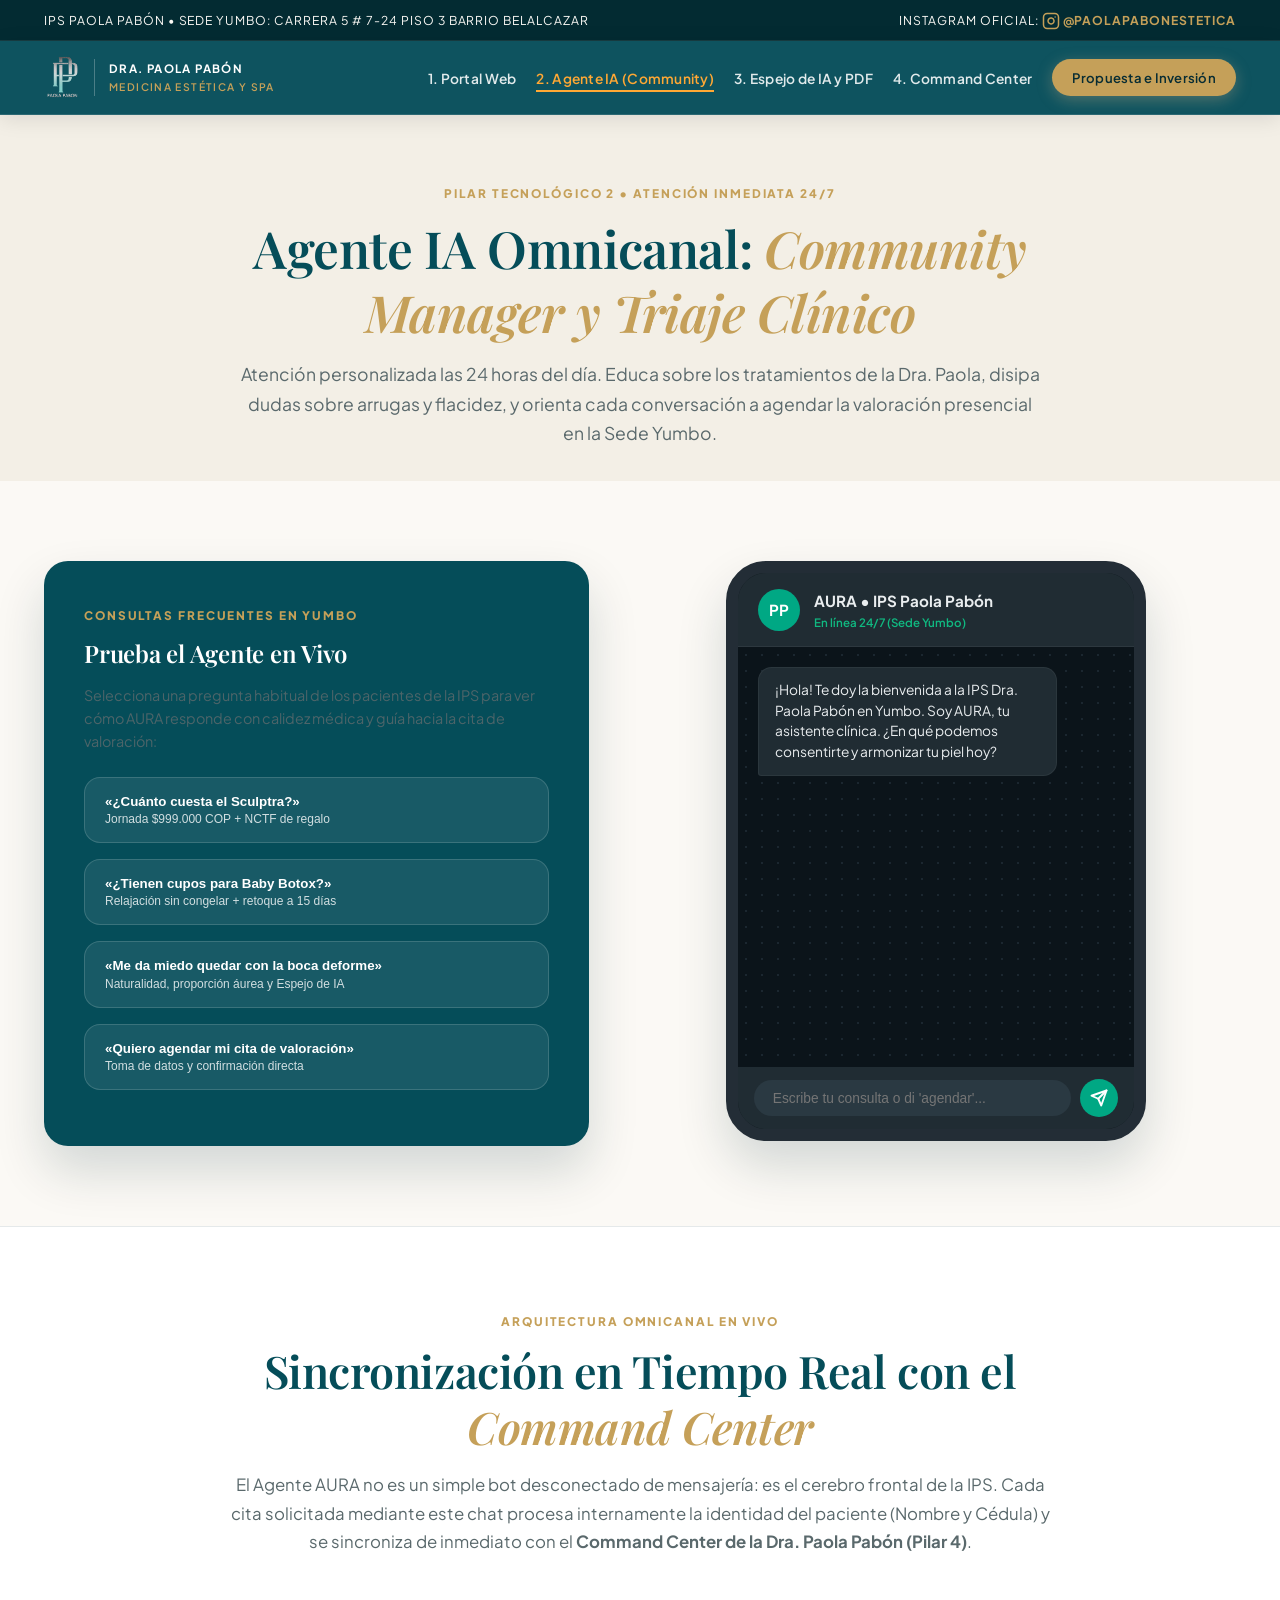
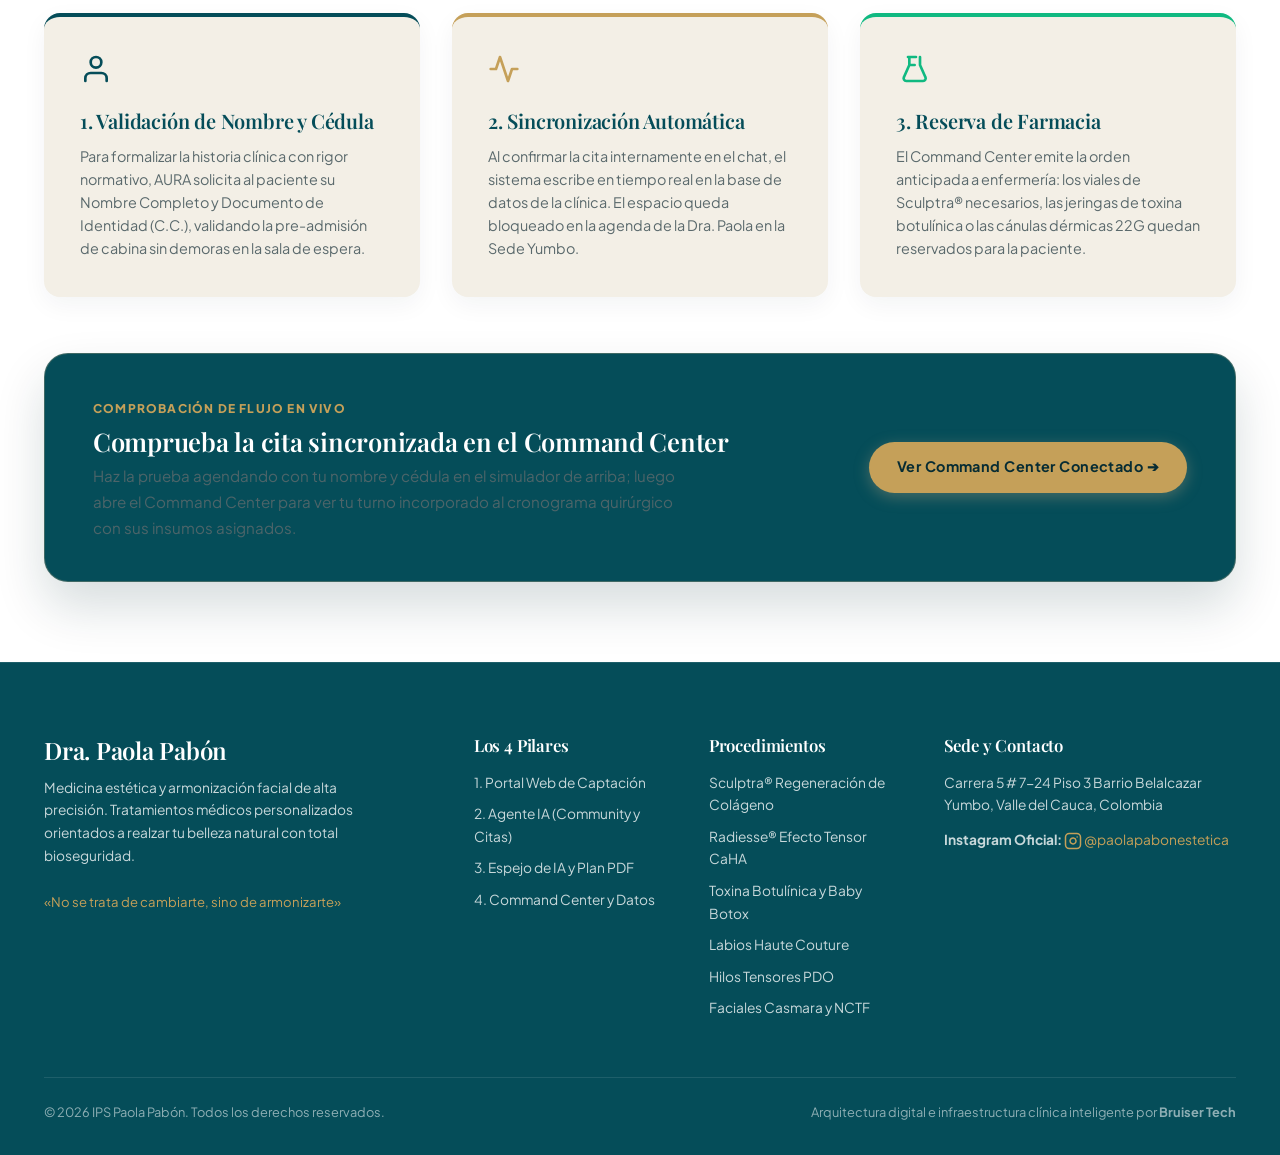
<file: pilar-2-agente-ia.html>
<!DOCTYPE html>
<html lang="es">
<head>
  <meta charset="UTF-8">
  <meta name="viewport" content="width=device-width, initial-scale=1.0">
  <link rel="preconnect" href="https://fonts.googleapis.com">
  <link rel="preconnect" href="https://fonts.gstatic.com" crossorigin>
  <link href="https://fonts.googleapis.com/css2?family=Playfair+Display:ital,wght@0,500;0,600;0,700;1,400;1,600&family=Plus+Jakarta+Sans:wght@300;400;500;600;700&display=swap" rel="stylesheet">
  <link rel="stylesheet" href="./assets/css/clinic-luxury.css">
  <title>Pilar 2: Agente IA (Community y Citas) | IPS Paola Pabón x Bruiser Tech</title>
</head>
<body>

  <!-- BARRA DE ANUNCIOS SUPERIOR -->
  <div class="top-bar">
    <div class="container top-bar-inner">
      <div>
        <span>IPS PAOLA PABÓN • SEDE YUMBO: CARRERA 5 # 7-24 PISO 3 BARRIO BELALCAZAR</span>
      </div>
      <div>
        <span>Instagram Oficial: <a href="https://www.instagram.com/paolapabonestetica/" target="_blank"><svg width="18" height="18" viewBox="0 0 24 24" fill="none" stroke="currentColor" stroke-width="2" stroke-linecap="round" stroke-linejoin="round" style="vertical-align: middle;"><rect x="2" y="2" width="20" height="20" rx="5" ry="5"></rect><path d="M16 11.37A4 4 0 1 1 12.63 8 4 4 0 0 1 16 11.37z"></path><line x1="17.5" y1="6.5" x2="17.51" y2="6.5"></line></svg> @paolapabonestetica</a></span>
      </div>
    </div>
  </div>

  <!-- NAVEGACIÓN PRINCIPAL -->
  <header class="header-nav">
    <div class="container nav-container">
      <a href="index.html" class="brand-wrapper">
        <img src="assets/images/paola-pabon-solo-logo.png" alt="Dra. Paola Pabón">
        <div class="brand-tagline">
          <div>DRA. PAOLA PABÓN</div>
          <div style="font-size: 0.65rem; color: var(--color-accent-gold); font-weight: 600;">MEDICINA ESTÉTICA Y SPA</div>
        </div>
      </a>

      <button class="mobile-menu-btn" onclick="document.querySelector('.nav-menu').classList.toggle('open')" aria-label="Abrir Menú">
        <svg width="24" height="24" viewBox="0 0 24 24" fill="none" stroke="currentColor" stroke-width="2" stroke-linecap="round" stroke-linejoin="round"><line x1="3" y1="12" x2="21" y2="12"></line><line x1="3" y1="6" x2="21" y2="6"></line><line x1="3" y1="18" x2="21" y2="18"></line></svg>
      </button>

      <nav>
        <ul class="nav-menu">
          <li><a href="index.html">1. Portal Web</a></li>
          <li><a href="pilar-2-agente-ia.html" class="active">2. Agente IA (Community)</a></li>
          <li><a href="pilar-3-espejo-ia.html">3. Espejo de IA y PDF</a></li>
          <li><a href="pilar-4-command-center.html">4. Command Center</a></li>
          <li><a href="propuesta-economica.html" class="btn btn-gold" style="padding: 0.5rem 1.25rem; font-size: 0.82rem;">Propuesta e Inversión</a></li>
        </ul>
      </nav>
    </div>
  </header>

  <section class="section" style="padding: 4rem 0 2rem; background: var(--color-sand);">
    <div class="container" style="text-align: center; max-width: 850px; margin: 0 auto;">
      <span class="sub-badge">PILAR TECNOLÓGICO 2 • ATENCIÓN INMEDIATA 24/7</span>
      <h1 style="font-size: clamp(2.2rem, 4vw, 3.4rem); margin-bottom: 1rem;">
        Agente IA Omnicanal: <i>Community Manager y Triaje Clínico</i>
      </h1>
      <p style="font-size: 1.1rem;">
        Atención personalizada las 24 horas del día. Educa sobre los tratamientos de la Dra. Paola, disipa dudas sobre arrugas y flacidez, y orienta cada conversación a agendar la valoración presencial en la Sede Yumbo.
      </p>
    </div>
  </section>

  <section class="section">
    <div class="container">
      <div class="chat-sim-wrapper">
        
        <!-- SIDEBAR DE PROTOCOLOS RÁPIDOS -->
        <div class="chat-sim-info">
          <span class="sub-badge" style="color: var(--color-accent-gold);">CONSULTAS FRECUENTES EN YUMBO</span>
          <h3 style="font-size: 1.5rem; margin-bottom: 1rem; color: white;">Prueba el Agente en Vivo</h3>
          <p style="font-size: 0.9rem; line-height: 1.6; margin-bottom: 1.5rem; opacity: 0.85;">
            Selecciona una pregunta habitual de los pacientes de la IPS para ver cómo AURA responde con calidez médica y guía hacia la cita de valoración:
          </p>

          <button onclick="sendPredefined('sculptra')" class="btn-chat-prompt">
            <strong>«¿Cuánto cuesta el Sculptra?»</strong>
            <div style="font-size: 0.75rem; opacity: 0.8; margin-top: 0.2rem;">Jornada $999.000 COP + NCTF de regalo</div>
          </button>

          <button onclick="sendPredefined('botox')" class="btn-chat-prompt">
            <strong>«¿Tienen cupos para Baby Botox?»</strong>
            <div style="font-size: 0.75rem; opacity: 0.8; margin-top: 0.2rem;">Relajación sin congelar + retoque a 15 días</div>
          </button>

          <button onclick="sendPredefined('miedo')" class="btn-chat-prompt">
            <strong>«Me da miedo quedar con la boca deforme»</strong>
            <div style="font-size: 0.75rem; opacity: 0.8; margin-top: 0.2rem;">Naturalidad, proporción áurea y Espejo de IA</div>
          </button>

          <button onclick="sendPredefined('agendar')" class="btn-chat-prompt">
            <strong>«Quiero agendar mi cita de valoración»</strong>
            <div style="font-size: 0.75rem; opacity: 0.8; margin-top: 0.2rem;">Toma de datos y confirmación directa</div>
          </button>
        </div>

        <!-- SIMULADOR SMARTPHONE DE CHAT -->
        <div class="phone-frame">
          <div class="phone-header">
            <div class="avatar-circle">PP</div>
            <div>
              <div style="font-weight: 700; font-size: 0.95rem;">AURA • IPS Paola Pabón</div>
              <div style="font-size: 0.72rem; color: #10B981; font-weight: 600;">En línea 24/7 (Sede Yumbo)</div>
            </div>
          </div>

          <div class="phone-body" id="chat-box">
            <div class="bubble bubble-bot">
              ¡Hola! Te doy la bienvenida a la IPS Dra. Paola Pabón en Yumbo. Soy AURA, tu asistente clínica. ¿En qué podemos consentirte y armonizar tu piel hoy?
            </div>
          </div>

          <div class="phone-footer">
            <input type="text" id="user-input" placeholder="Escribe tu consulta o di 'agendar'..." onkeydown="if(event.key==='Enter') handleSend();" onkeypress="if(event.key==='Enter') handleSend();">
            <button onclick="handleSend()"><svg width="18" height="18" viewBox="0 0 24 24" fill="none" stroke="currentColor" stroke-width="2.5" stroke-linecap="round" stroke-linejoin="round" style="vertical-align: middle;"><line x1="22" y1="2" x2="11" y2="13"></line><polygon points="22 2 15 22 11 13 2 9 22 2"></polygon></svg></button>
          </div>
        </div>

      </div>
    </div>
  </section>

    <!-- SECCIÓN OMNICANAL: SINCRONIZACIÓN EN TIEMPO REAL CON EL COMMAND CENTER -->
  <section class="section" style="background: white; border-top: 1px solid var(--color-border-subtle); padding: 5rem 0;">
    <div class="container">
      <div style="text-align: center; max-width: 820px; margin: 0 auto 3.5rem;">
        <span class="sub-badge">ARQUITECTURA OMNICANAL EN VIVO</span>
        <h2 style="font-size: clamp(2rem, 3.5vw, 2.8rem); margin-bottom: 1rem;">
          Sincronización en Tiempo Real con el <i>Command Center</i>
        </h2>
        <p style="font-size: 1.05rem; line-height: 1.7;">
          El Agente AURA no es un simple bot desconectado de mensajería: es el cerebro frontal de la IPS. Cada cita solicitada mediante este chat procesa internamente la identidad del paciente (Nombre y Cédula) y se sincroniza de inmediato con el <strong>Command Center de la Dra. Paola Pabón (Pilar 4)</strong>.
        </p>
      </div>

      <div class="grid-3" style="margin-bottom: 3.5rem;">
        <div style="background: var(--color-sand); padding: 2.25rem; border-radius: var(--radius-md); border-top: 4px solid var(--color-primary); box-shadow: var(--shadow-subtle);">
          <div style="color: var(--color-primary); margin-bottom: 1rem;">
            <svg width="32" height="32" viewBox="0 0 24 24" fill="none" stroke="currentColor" stroke-width="2" stroke-linecap="round" stroke-linejoin="round"><path d="M20 21v-2a4 4 0 0 0-4-4H8a4 4 0 0 0-4 4v2"></path><circle cx="12" cy="7" r="4"></circle></svg>
          </div>
          <h3 style="font-size: 1.25rem; margin-bottom: 0.75rem; color: var(--color-primary);">1. Validación de Nombre y Cédula</h3>
          <p style="font-size: 0.9rem; line-height: 1.6;">
            Para formalizar la historia clínica con rigor normativo, AURA solicita al paciente su Nombre Completo y Documento de Identidad (C.C.), validando la pre-admisión de cabina sin demoras en la sala de espera.
          </p>
        </div>

        <div style="background: var(--color-sand); padding: 2.25rem; border-radius: var(--radius-md); border-top: 4px solid var(--color-accent-gold); box-shadow: var(--shadow-subtle);">
          <div style="color: var(--color-accent-gold); margin-bottom: 1rem;">
            <svg width="32" height="32" viewBox="0 0 24 24" fill="none" stroke="currentColor" stroke-width="2" stroke-linecap="round" stroke-linejoin="round"><polyline points="22 12 18 12 15 21 9 3 6 12 2 12"></polyline></svg>
          </div>
          <h3 style="font-size: 1.25rem; margin-bottom: 0.75rem; color: var(--color-primary);">2. Sincronización Automática</h3>
          <p style="font-size: 0.9rem; line-height: 1.6;">
            Al confirmar la cita internamente en el chat, el sistema escribe en tiempo real en la base de datos de la clínica. El espacio queda bloqueado en la agenda de la Dra. Paola en la Sede Yumbo.
          </p>
        </div>

        <div style="background: var(--color-sand); padding: 2.25rem; border-radius: var(--radius-md); border-top: 4px solid #10B981; box-shadow: var(--shadow-subtle);">
          <div style="color: #10B981; margin-bottom: 1rem;">
            <svg width="32" height="32" viewBox="0 0 24 24" fill="none" stroke="currentColor" stroke-width="2" stroke-linecap="round" stroke-linejoin="round"><path d="M9 3h6M10 9h4M10 3v6l-4 9a2 2 0 0 0 1.7 3h12.6a2 2 0 0 0 1.7-3l-4-9V3"></path></svg>
          </div>
          <h3 style="font-size: 1.25rem; margin-bottom: 0.75rem; color: var(--color-primary);">3. Reserva de Farmacia</h3>
          <p style="font-size: 0.9rem; line-height: 1.6;">
            El Command Center emite la orden anticipada a enfermería: los viales de Sculptra® necesarios, las jeringas de toxina botulínica o las cánulas dérmicas 22G quedan reservados para la paciente.
          </p>
        </div>
      </div>

      <!-- BANNER DE ACCIÓN HACIA COMMAND CENTER -->
      <div style="background: var(--color-primary); color: white; border-radius: var(--radius-lg); padding: 2.5rem 3rem; display: flex; justify-content: space-between; align-items: center; flex-wrap: wrap; gap: 1.5rem; box-shadow: var(--shadow-lift); border: 1px solid rgba(197, 168, 128, 0.3);">
        <div>
          <span style="font-size: 0.75rem; font-weight: 800; color: var(--color-accent-gold); letter-spacing: 0.1em; text-transform: uppercase;">COMPROBACIÓN DE FLUJO EN VIVO</span>
          <h3 style="font-size: 1.6rem; color: white; margin: 0.35rem 0;">Comprueba la cita sincronizada en el Command Center</h3>
          <p style="font-size: 0.95rem; opacity: 0.85; margin: 0; max-width: 600px;">
            Haz la prueba agendando con tu nombre y cédula en el simulador de arriba; luego abre el Command Center para ver tu turno incorporado al cronograma quirúrgico con sus insumos asignados.
          </p>
        </div>
        <div>
          <a href="pilar-4-command-center.html" class="btn btn-gold" style="font-size: 0.9rem; padding: 0.85rem 1.75rem;">
            Ver Command Center Conectado ➔
          </a>
        </div>
      </div>
    </div>
  </section>

  <!-- PIE DE PÁGINA CLÍNICO DE LUJO -->
  <footer class="footer-luxury">
    <div class="container">
      <div class="footer-grid">
        <div>
          <h3 style="font-family: var(--font-serif); font-size: 1.5rem; color: var(--color-white); margin-bottom: 0.75rem;">
            Dra. Paola Pabón
          </h3>
          <p style="margin-bottom: 1.5rem; max-width: 320px;">
            Medicina estética y armonización facial de alta precisión. Tratamientos médicos personalizados orientados a realzar tu belleza natural con total bioseguridad.
          </p>
          <div style="font-size: 0.82rem; color: var(--color-accent-gold);">
            «No se trata de cambiarte, sino de armonizarte»
          </div>
        </div>

        <div>
          <h4>Los 4 Pilares</h4>
          <ul>
            <li><a href="index.html">1. Portal Web de Captación</a></li>
            <li><a href="pilar-2-agente-ia.html">2. Agente IA (Community y Citas)</a></li>
            <li><a href="pilar-3-espejo-ia.html">3. Espejo de IA y Plan PDF</a></li>
            <li><a href="pilar-4-command-center.html">4. Command Center y Datos</a></li>
          </ul>
        </div>

        <div>
          <h4>Procedimientos</h4>
          <ul>
            <li>Sculptra® Regeneración de Colágeno</li>
            <li>Radiesse® Efecto Tensor CaHA</li>
            <li>Toxina Botulínica y Baby Botox</li>
            <li>Labios Haute Couture</li>
            <li>Hilos Tensores PDO</li>
            <li>Faciales Casmara y NCTF</li>
          </ul>
        </div>

        <div>
          <h4>Sede y Contacto</h4>
          <p>
            Carrera 5 # 7-24 Piso 3 Barrio Belalcazar<br>
            Yumbo, Valle del Cauca, Colombia
          </p>
          <p style="margin-top: 0.75rem;">
            <strong>Instagram Oficial:</strong> <a href="https://www.instagram.com/paolapabonestetica/" target="_blank" style="color:var(--color-accent-gold);"><svg width="18" height="18" viewBox="0 0 24 24" fill="none" stroke="currentColor" stroke-width="2" stroke-linecap="round" stroke-linejoin="round" style="vertical-align: middle;"><rect x="2" y="2" width="20" height="20" rx="5" ry="5"></rect><path d="M16 11.37A4 4 0 1 1 12.63 8 4 4 0 0 1 16 11.37z"></path><line x1="17.5" y1="6.5" x2="17.51" y2="6.5"></line></svg> @paolapabonestetica</a>
          </p>
        </div>
      </div>

      <div class="footer-bottom">
        <div>
          © 2026 IPS Paola Pabón. Todos los derechos reservados.
        </div>
        <div>
          Arquitectura digital e infraestructura clínica inteligente por <a href="https://bruiser.tech" target="_blank" style="font-weight:700;">Bruiser Tech</a>
        </div>
      </div>
    </div>
  </footer>

  <script>
    let chatHistory = [];
    let userContext = {
      name: '',
      cedula: '',
      age: null,
      concerns: [],
      fears: []
    };
    let isProcessing = false;

    function addMessage(text, isUser, customClass) {
      const box = document.getElementById('chat-box');
      const b = document.createElement('div');
      b.className = 'bubble ' + (isUser ? 'bubble-user' : 'bubble-bot') + (customClass ? ' ' + customClass : '');
      b.innerHTML = text;
      box.appendChild(b);
      box.scrollTop = box.scrollHeight;
      chatHistory.push({ role: isUser ? 'user' : 'assistant', text: text });
    }

    function removeAllTypingIndicators() {
      const indicators = document.querySelectorAll('.typing-bubble');
      indicators.forEach(el => el.remove());
      const old = document.getElementById('typing-indicator');
      if (old) old.remove();
    }

    function showTypingIndicator(customText) {
      removeAllTypingIndicators();
      const box = document.getElementById('chat-box');
      const indicator = document.createElement('div');
      indicator.className = 'bubble bubble-bot typing-bubble';
      indicator.id = 'typing-indicator';
      indicator.innerHTML = '<span style="display:inline-flex; align-items:center; gap:6px;"><span id="typing-status-text">' + (customText || 'AURA está analizando tu consulta...') + '</span> <span style="opacity:0.8;">✨</span></span>';
      box.appendChild(indicator);
      box.scrollTop = box.scrollHeight;
    }

    function updateTypingIndicator(newText) {
      const st = document.getElementById('typing-status-text');
      if (st) {
        st.innerText = newText;
      }
    }

    function sendPredefined(type) {
      if (isProcessing) return;
      if (type === 'sculptra') {
        processMessage("¿Cuánto cuesta el Sculptra y qué beneficios tiene para la flacidez?");
      } else if (type === 'botox') {
        processMessage("¿Tienen cupos para Baby Botox y cómo funciona para las arrugas?");
      } else if (type === 'miedo') {
        processMessage("Quiero hacerme labios pero me da miedo quedar con la boca muy inflada o deforme...");
      } else if (type === 'agendar') {
        launchInternalBookingCard('Valoración Médica');
      }
    }

    // FORMULARIO DE AGENDAMIENTO CLÍNICO INTERNO CON NOMBRE Y CÉDULA
    function launchInternalBookingCard(defaultTreatment) {
      const tName = defaultTreatment || 'Bioestimulación con Sculptra® (Jornada 99k)';
      const cardHtml = '<div style="margin-bottom:0.4rem;"><strong>Agendamiento Médico Oficial • Sede Yumbo</strong></div>' +
        '<div style="font-size:0.82rem; opacity:0.9; margin-bottom:0.75rem;">Para ingresar tu expediente a cabina y sincronizar tu turno directamente con el <strong>Command Center (Pilar 4)</strong>, por favor completa tu Nombre y Cédula:</div>' +
        '<div style="background:#18252C; border:1px solid var(--color-accent-gold); border-radius:10px; padding:1rem; text-align:left; color:#E9EDEF;">' +
          '<div style="margin-bottom:0.6rem;">' +
            '<label style="display:block; font-size:0.75rem; color:#94A3B8; margin-bottom:0.2rem;">Nombre Completo del Paciente:</label>' +
            '<input type="text" id="in-chat-name" placeholder="Ej: Marcela Gómez" value="' + (userContext.name || '') + '" style="width:100%; box-sizing:border-box; background:#2A3942; border:1px solid #3B4A54; border-radius:6px; padding:0.45rem 0.65rem; color:white; font-size:0.84rem; outline:none;">' +
          '</div>' +
          '<div style="margin-bottom:0.6rem;">' +
            '<label style="display:block; font-size:0.75rem; color:#94A3B8; margin-bottom:0.2rem;">Número de Cédula de Ciudadanía (C.C.):</label>' +
            '<input type="text" id="in-chat-cedula" placeholder="Ej: 1.144.582.910" value="' + (userContext.cedula || '') + '" style="width:100%; box-sizing:border-box; background:#2A3942; border:1px solid #3B4A54; border-radius:6px; padding:0.45rem 0.65rem; color:white; font-size:0.84rem; outline:none;">' +
          '</div>' +
          '<div style="margin-bottom:0.6rem;">' +
            '<label style="display:block; font-size:0.75rem; color:#94A3B8; margin-bottom:0.2rem;">Tratamiento Clínico:</label>' +
            '<select id="in-chat-treatment" style="width:100%; box-sizing:border-box; background:#2A3942; border:1px solid #3B4A54; border-radius:6px; padding:0.45rem 0.65rem; color:white; font-size:0.84rem; outline:none;">' +
              '<option value="Bioestimulación con Sculptra® (Jornada 99.000 + NCTF)">Bioestimulación con Sculptra® (Jornada 99.000 + NCTF)</option>' +
              '<option value="Baby Botox con Retoque a 15 días incluido">Baby Botox con Retoque a 15 días incluido</option>' +
              '<option value="Armonización de Labios Haute Couture">Armonización de Labios Haute Couture</option>' +
              '<option value="Lifting Mandibular con Radiesse®">Lifting Mandibular con Radiesse®</option>' +
              '<option value="Valoración Médica Facial Completa">Valoración Médica Facial Completa</option>' +
            '</select>' +
          '</div>' +
          '<div style="margin-bottom:0.85rem;">' +
            '<label style="display:block; font-size:0.75rem; color:#94A3B8; margin-bottom:0.2rem;">Horario Preferido (Sede Yumbo):</label>' +
            '<select id="in-chat-time" style="width:100%; box-sizing:border-box; background:#2A3942; border:1px solid #3B4A54; border-radius:6px; padding:0.45rem 0.65rem; color:white; font-size:0.84rem; outline:none;">' +
              '<option value="Jueves 10:30 AM (Cabina 1)">Jueves 10:30 AM (Cabina 1)</option>' +
              '<option value="Jueves 03:00 PM (Cabina 2)">Jueves 03:00 PM (Cabina 2)</option>' +
              '<option value="Viernes 11:30 AM (Sobrecupo VIP)">Viernes 11:30 AM (Sobrecupo VIP)</option>' +
              '<option value="Viernes 04:15 PM (Cabina 1)">Viernes 04:15 PM (Cabina 1)</option>' +
              '<option value="Sábado 09:30 AM (Cabina 1)">Sábado 09:30 AM (Cabina 1)</option>' +
            '</select>' +
          '</div>' +
          '<button onclick="confirmInternalAppointment()" class="btn btn-gold" style="width:100%; padding:0.6rem; font-size:0.82rem; font-weight:700; cursor:pointer; display:flex; align-items:center; justify-content:center; gap:6px;">' +
            '<svg width="15" height="15" viewBox="0 0 24 24" fill="none" stroke="currentColor" stroke-width="2.5"><polyline points="20 6 9 17 4 12"></polyline></svg>' +
            'Confirmar y Sincronizar Cita en Command Center' +
          '</button>' +
        '</div>';

      addMessage(cardHtml, false);
    }

    function confirmInternalAppointment() {
      const nameInput = document.getElementById('in-chat-name');
      const cedulaInput = document.getElementById('in-chat-cedula');
      const treatSelect = document.getElementById('in-chat-treatment');
      const timeSelect = document.getElementById('in-chat-time');

      const nameVal = nameInput ? nameInput.value.trim() : userContext.name;
      const cedulaVal = cedulaInput ? cedulaInput.value.trim() : userContext.cedula;
      const treatVal = treatSelect ? treatSelect.value : 'Bioestimulación con Sculptra®';
      const timeVal = timeSelect ? timeSelect.value : 'Jueves 10:30 AM';

      if (!nameVal) {
        if (nameInput) {
          nameInput.style.borderColor = '#EF4444';
          nameInput.focus();
        }
        return;
      }
      if (!cedulaVal) {
        if (cedulaInput) {
          cedulaInput.style.borderColor = '#EF4444';
          cedulaInput.focus();
        }
        return;
      }

      userContext.name = nameVal;
      userContext.cedula = cedulaVal;

      executeBookingRecord(nameVal, cedulaVal, treatVal, timeVal);
    }

    function executeBookingRecord(name, cedula, treatment, time) {
      const code = Math.floor(1000 + Math.random() * 9000);
      const appointmentObj = {
        code: 'PP-2026-' + code,
        name: name,
        cedula: cedula,
        treatment: treatment,
        time: time,
        timestamp: new Date().toLocaleTimeString('es-CO', { hour: '2-digit', minute: '2-digit' }),
        status: 'Confirmada',
        synced: true
      };

      try {
        let existing = JSON.parse(localStorage.getItem('aura_clinical_appointments') || '[]');
        existing.unshift(appointmentObj);
        localStorage.setItem('aura_clinical_appointments', JSON.stringify(existing));
      } catch (e) {
        console.error('Error saving appointment:', e);
      }

      const confirmPass = '<div style="border-left: 4px solid #10B981; padding-left: 0.5rem;">' +
        '<div style="display:flex; align-items:center; gap:6px; color:#10B981; font-weight:800; font-size:0.95rem; margin-bottom:0.5rem;">' +
          '<svg width="18" height="18" viewBox="0 0 24 24" fill="none" stroke="#10B981" stroke-width="2.5"><polyline points="20 6 9 17 4 12"></polyline></svg>' +
          'CITA CLÍNICA CONFIRMADA Y SINCRONIZADA' +
        '</div>' +
        '<div style="background:rgba(255,255,255,0.06); padding:0.85rem; border-radius:8px; margin-bottom:0.75rem; font-size:0.82rem; line-height:1.6;">' +
          '• <strong>Código de Cita:</strong> PP-2026-' + code + '<br>' +
          '• <strong>Paciente:</strong> ' + name + '<br>' +
          '• <strong>Cédula:</strong> ' + cedula + '<br>' +
          '• <strong>Tratamiento:</strong> ' + treatment + '<br>' +
          '• <strong>Horario Asignado:</strong> ' + time + '<br>' +
          '• <strong>Sede:</strong> Carrera 5 # 7-24 Piso 3 Barrio Belalcazar, Yumbo<br>' +
          '• <strong>Estado en Command Center:</strong> <span style="color:#10B981; font-weight:700;">Sincronizada en Tiempo Real</span><br>' +
          '• <strong>Farmacia Clínica:</strong> Insumos y cabina apartados con éxito.' +
        '</div>' +
        '<p style="font-size:0.8rem; opacity:0.9; margin-bottom:0.85rem;">' +
          'Tu cita ya forma parte del itinerario quirúrgico en vivo de la Dra. Paola Pabón.' +
        '</p>' +
        '<div style="display:flex; gap:0.5rem; flex-wrap:wrap;">' +
          '<a href="pilar-4-command-center.html" class="btn btn-gold" style="padding:0.45rem 0.9rem; font-size:0.78rem; text-decoration:none;">' +
            'Ver Cita en Command Center (Pilar 4) ➔' +
          '</a>' +
          '<a href="https://wa.me/573053862774?text=Hola%20Dra.%20Paola%20Pab%C3%B3n,%20mi%20cita%20fue%20sincronizada%20con%20c%C3%B3digo%20PP-2026-' + code + '%20para%20' + encodeURIComponent(name) + '" target="_blank" class="btn btn-outline" style="border-color:rgba(255,255,255,0.3); color:white; padding:0.45rem 0.9rem; font-size:0.78rem; text-decoration:none;">' +
            'Copia a mi WhatsApp' +
          '</a>' +
        '</div>' +
      '</div>';

      addMessage(confirmPass, false);
    }

    // LLAMADA AL PROXY CLOUDFLARE (GEMINI 1.5 FLASH / VERTEX AI)
    async function callCloudflareWorker(userText) {
      const controller = new AbortController();
      const timeoutId = setTimeout(() => controller.abort(), 12000);

      const timer1 = setTimeout(() => updateTypingIndicator('AURA está evaluando tus requerimientos clínicos...'), 2500);
      const timer2 = setTimeout(() => updateTypingIndicator('Sintetizando recomendación médica con la Dra. Paola...'), 5500);

      try {
        const payload = {
          message: userText,
          prompt: userText,
          query: userText,
          history: chatHistory.slice(-6)
        };

        const res = await fetch('https://paola-ai-proxy.bruiserapi.workers.dev', {
          method: 'POST',
          headers: {
            'Content-Type': 'application/json',
            'Accept': 'application/json'
          },
          body: JSON.stringify(payload),
          signal: controller.signal
        });

        clearTimeout(timeoutId);
        clearTimeout(timer1);
        clearTimeout(timer2);

        if (!res.ok) {
          throw new Error('Worker status: ' + res.status);
        }

        const raw = await res.text();
        let reply = '';
        try {
          const data = JSON.parse(raw);
          reply = data.reply || data.response || data.text || data.output || data.message ||
            (data.candidates && data.candidates[0] && data.candidates[0].content && data.candidates[0].content.parts && data.candidates[0].content.parts[0] && data.candidates[0].content.parts[0].text);
        } catch (jsonErr) {
          if (raw && !raw.includes('<html') && !raw.includes('<!DOCTYPE')) {
            reply = raw;
          }
        }

        if (reply && typeof reply === 'string' && reply.trim().length > 0) {
          return reply.trim();
        }
        throw new Error('Empty reply from worker');
      } catch (err) {
        clearTimeout(timeoutId);
        clearTimeout(timer1);
        clearTimeout(timer2);
        throw err;
      }
    }

    // MOTOR CONVERSACIONAL CLÍNICO DINÁMICO DE ALTA PRECISIÓN
    
    function triggerBookingSculptra() {
      launchInternalBookingCard('Bioestimulación con Sculptra® (Jornada 99.000 + NCTF)');
    }
    function triggerBookingBotox() {
      launchInternalBookingCard('Baby Botox con Retoque a 15 días incluido');
    }
    function triggerBookingLabios() {
      launchInternalBookingCard('Armonización de Labios Haute Couture');
    }
    function triggerBookingGeneral() {
      launchInternalBookingCard('Valoración Médica Facial Completa');
    }

    function generateConversationalClinicalResponse(input) {
      const lower = input.toLowerCase().trim();

      // 1. Detección y almacenamiento de memoria contextual
      const nameMatch = input.match(/(?:me llamo|mi nombre es|soy)\s+([a-zA-ZáéíóúñÁÉÍÓÚÑ]+)/i);
      if (nameMatch && nameMatch[1]) {
        userContext.name = nameMatch[1].charAt(0).toUpperCase() + nameMatch[1].slice(1).toLowerCase();
      }

      const cedulaMatch = lower.match(/(?:c[eé]dula|cc|documento|identificaci[oó]n|c\.c\.)?\s*([0-9]{6,12})/i);
      if (cedulaMatch && cedulaMatch[1]) {
        userContext.cedula = cedulaMatch[1];
      }

      // Si el usuario envió nombre y cédula en el mismo mensaje, ejecutar agendamiento automático!
      if (userContext.name && userContext.cedula && (lower.includes('agendar') || lower.includes('cita') || lower.includes('cedula') || lower.includes('cédula'))) {
        setTimeout(function() {
          executeBookingRecord(userContext.name, userContext.cedula, 'Valoración Médica Facial Completa', 'Viernes 11:30 AM (Cabina 1)');
        }, 300);
        return '¡Perfecto ' + userContext.name + '! He registrado tu cédula ' + userContext.cedula + ' y procedo a emitir tu ficha confirmada y sincronizarla en el Command Center:';
      }

      const ageMatch = lower.match(/(\d{2})\s*(?:años|anos)?/);
      if (ageMatch) {
        const val = parseInt(ageMatch[1], 10);
        if (val >= 18 && val <= 95) {
          userContext.age = val;
        }
      }

      // Inquietudes clínicas
      if (/flacidez|caida|caída|descolg|mejilla|colageno|colágeno|firmeza/.test(lower)) {
        if (!userContext.concerns.includes('flacidez')) userContext.concerns.push('flacidez');
      }
      if (/arruga|frente|patas de gallo|entrecejo|lineas|líneas|pata de gallo/.test(lower)) {
        if (!userContext.concerns.includes('arrugas')) userContext.concerns.push('arrugas');
      }
      if (/labio|boca|perfilado|arco de cupido|volumen labial/.test(lower)) {
        if (!userContext.concerns.includes('labios')) userContext.concerns.push('labios');
      }
      if (/mancha|melasma|tono|pigment|pecas|opaca|apagada/.test(lower)) {
        if (!userContext.concerns.includes('manchas')) userContext.concerns.push('manchas');
      }
      if (/ojera|mirada cansada|bolsas/.test(lower)) {
        if (!userContext.concerns.includes('ojeras')) userContext.concerns.push('ojeras');
      }
      if (/mandibula|mandíbula|papada|cuello|perfil/.test(lower)) {
        if (!userContext.concerns.includes('mandibula')) userContext.concerns.push('mandibula');
      }

      if (/miedo|temor|dolor|duele|aguja|agujas|tiesa|congelad|pato|deforme|artificial|exagerad/.test(lower)) {
        if (!userContext.fears.includes('miedo_o_dolor')) userContext.fears.push('miedo_o_dolor');
      }

      const userNamePrefix = userContext.name ? userContext.name + ', ' : '';

      // 2. REGLA DE SEGURIDAD (Temas completamente ajenos)
      const offTopics = ['futbol', 'fútbol', 'politica', 'política', 'bitcoin', 'cripto', 'clima', 'receta', 'cocinar', 'programar', 'codigo', 'código', 'tarea', 'examen', 'pelicula', 'película'];
      if (offTopics.some(w => lower.includes(w))) {
        return userNamePrefix + 'como asistente clínica de la IPS Dra. Paola Pabón en Yumbo, mi acompañamiento se concentra exclusivamente en la salud de tu piel, estética médica y armonización facial. Con muchísimo gusto puedo orientarte sobre procedimientos como Sculptra®, Baby Botox, armonización de labios o coordinar tu cita en nuestra sede. ¿En qué aspecto de tu piel te gustaría enfocarte hoy?<br><br>' +
          '<button onclick="triggerBookingGeneral()" class="btn btn-gold" style="padding:0.4rem 0.9rem; font-size:0.78rem; margin-top:0.4rem;">Agendar Valoración Médica Interna</button>';
      }

      // 3. INTENCIÓN DE AGENDAR DIRECTA
      if (/agendar|cita|separar|apartar|valoracion|valoración|turno|disponib|quiero cita|quiero agendar/.test(lower) || ['si', 'sí', 'claro', 'por favor', 'dale'].includes(lower)) {
        setTimeout(function() {
          launchInternalBookingCard('Valoración Médica');
        }, 150);
        return '¡Excelente decisión! Con el mayor gusto coordinamos tu cita oficial en la Sede Yumbo con la Dra. Paola Pabón. Despliego la ficha para que ingreses tu nombre y cédula:';
      }

      // 4. PRECIOS Y TARIFAS
      if (/precio|costo|cuanto|cuánto|valor|tarifa|promocion|promoción|descuento|jornada|paquete/.test(lower)) {
        return userNamePrefix + 'en la IPS Dra. Paola Pabón promovemos la transparencia médica con insumos originales y registro INVIMA:<br><br>' +
          '• <strong>Jornada Especial Sculptra®:</strong> 99.000 COP por vial (incluye de cortesía una sesión completa de Mesoterapia Biorrevitalizante NCTF 135HA de Fillmed).<br>' +
          '• <strong>Baby Botox / Toxina Botulínica:</strong> Dosis personalizada según tu patrón muscular, con valoración médica y cita de retoque gratuito a los 15 días incluida.<br>' +
          '• <strong>Labios Haute Couture:</strong> Ácido hialurónico reticulado suizo para perfilado e hidratación profunda.<br>' +
          '• <strong>Faciales Médicos Casmara y NCTF:</strong> Desde 60.000 COP para renovación celular profunda.<br><br>' +
          '¿Deseas que reservemos tu cupo internamente con tu nombre y cédula?<br>' +
          '<button onclick="triggerBookingGeneral()" class="btn btn-gold" style="padding:0.4rem 0.9rem; font-size:0.78rem; margin-top:0.5rem;">Agendar Cita con Nombre y Cédula</button>';
      }

      // 5. FLACIDEZ / SCULPTRA / COLÁGENO
      if (/flacidez|colageno|colágeno|sculptra|mejilla|descolg|firmeza/.test(lower)) {
        let ageAdvice = '';
        if (userContext.age) {
          if (userContext.age >= 40) {
            ageAdvice = 'A los ' + userContext.age + ' años, la pérdida natural de colágeno acelera el descolgamiento de las mejillas y la formación de surcos. ';
          } else {
            ageAdvice = 'A tus ' + userContext.age + ' años es el momento idóneo para activar tu banco de colágeno y prevenir la caída tisular antes de que se acentúe. ';
          }
        }
        return userNamePrefix + 'para tratar la pérdida de firmeza sin cirugía ni cambios artificiales, el protocolo de elección de la Dra. Paola es <strong>Sculptra®</strong> (Ácido Poli-L-Láctico original de Galderma).<br><br>' +
          ageAdvice + 'Sculptra® no es un relleno que infle el rostro; actúa como un bioestimulador celular que hace que tus propios fibroblastos generen colágeno tipo I nuevo, devolviendo soporte, turgencia y levantando las mejillas sutilmente.<br><br>' +
          '• <strong>Jornada Especial:</strong> 99.000 COP por vial con una sesión de Mesoterapia NCTF 135HA de obsequio.<br>' +
          '• <strong>Aplicación:</strong> Con micro-cánula atraumática 22G y anestesia tópica al 23% para que no sientas ningún dolor.<br><br>' +
          '¿Te gustaría apartar tu vial internamente con tu nombre y cédula?<br>' +
          '<button onclick="triggerBookingSculptra()" class="btn btn-gold" style="padding:0.4rem 0.9rem; font-size:0.78rem; margin-top:0.5rem;">Apartar Vial con Nombre y Cédula</button>';
      }

      // 6. ARRUGAS, FRENTE, PATAS DE GALLO, BOTOX
      if (/arruga|botox|baby botox|frente|patas de gallo|entrecejo|lineas|líneas/.test(lower)) {
        return userNamePrefix + 'para las líneas de expresión en frente, entrecejo y patas de gallo, la Dra. Paola aplica <strong>Baby Botox</strong> con micro-dosis estratégicas. El objetivo es relajar los músculos que fruncen la mirada <strong>sin congelar tu rostro ni perder expresividad</strong>: te verás descansada, fresca y completamente natural.<br><br>' +
          '• Incluye revisión médica y retoque gratuito a los 15 días para asegurar simetría total.<br>' +
          '• Los efectos duran de 4 a 6 meses según tu fuerza muscular.<br><br>' +
          '¿Te gustaría agendar tu valoración ingresando tus datos?<br>' +
          '<button onclick="triggerBookingBotox()" class="btn btn-gold" style="padding:0.4rem 0.9rem; font-size:0.78rem; margin-top:0.5rem;">Agendar Baby Botox con Nombre y Cédula</button>';
      }

      // 7. LABIOS, MIEDO A BOCA DE PATO O RESULTADOS EXAGERADOS
      if (/labio|boca|perfilado|hialuronico|hialurónico|pato|inflad|deforme|miedo/.test(lower)) {
        return userNamePrefix + 'comprendemos profundamente tu inquietud 🤍. En la IPS Dra. Paola Pabón nuestra premisa médica es <em>«Armonizarte, no cambiarte»</em>. En <strong>Labios Haute Couture</strong> trabajamos con Ácido Hialurónico reticulado de pureza suiza respetando las proporciones de tu rostro. Buscamos definir el arco de cupido e hidratar profundamente, <strong>con cero efecto boca de pato o volúmenes exagerados</strong>.<br><br>' +
          '• En la consulta médica utilizamos el <strong>Espejo de IA en iPad</strong> para previsualizar contigo la proyección exacta antes de colocar cualquier producto.<br>' +
          '• Aplicamos anestesia tópica al 23% durante 20 minutos para que el tratamiento sea indoloro y confortable.<br><br>' +
          '¿Deseas registrarte para diseñar tu armonización labial?<br>' +
          '<button onclick="triggerBookingLabios()" class="btn btn-gold" style="padding:0.4rem 0.9rem; font-size:0.78rem; margin-top:0.5rem;">Agendar Labios con Nombre y Cédula</button>';
      }

      // 8. DOLOR, ANESTESIA, AGUJAS
      if (/dolor|duele|anestesia|aguja|agujas|molestia|inyecc|sentir/.test(lower)) {
        return userNamePrefix + '¡puedes tener tranquilidad absoluta! Todos los procedimientos los ejecuta directamente la Dra. Paola Pabón con un protocolo de confort médico muy estricto:<br><br>' +
          '1. Aplicamos <strong>anestesia tópica al 23% de alta potencia</strong> 20 minutos antes de comenzar.<br>' +
          '2. Usamos <strong>micro-cánulas dérmicas de punta roma (22G/25G)</strong> que se deslizan entre los tejidos sin cortar vasos sanguíneos, lo que minimiza casi por completo cualquier molestia o hematoma.<br><br>' +
          'Nuestras pacientes coinciden en que la experiencia en cabina es muy agradable y relajante. ¿Deseas agendar tu cita con total serenidad?<br>' +
          '<button onclick="triggerBookingGeneral()" class="btn btn-gold" style="padding:0.4rem 0.9rem; font-size:0.78rem; margin-top:0.5rem;">Agendar Cita con Nombre y Cédula</button>';
      }

      // 9. UBICACIÓN, SEDE Y HORARIOS EN YUMBO
      if (/donde|dónde|ubicacion|ubicación|direccion|dirección|sede|yumbo|llegar|calle 5|carrera 5|puerto isaacs|belalcazar|horario/.test(lower)) {
        return userNamePrefix + 'nuestra IPS está ubicada en la <strong>Carrera 5 # 7-24 Piso 3 Barrio Belalcazar, en Yumbo (Valle del Cauca)</strong>, a pocas cuadras del Parque Belalcázar.<br><br>' +
          '• <strong>Horarios:</strong> Lunes a Sábado en jornada continua, atendiendo bajo cita médica programada para brindarte absoluta exclusividad y privacidad.<br>' +
          '• <strong>Contacto directo:</strong> WhatsApp oficial +57 305 386 2774.<br><br>' +
          '¿Te gustaría ingresar tus datos para apartar tu cita en nuestra Sede Yumbo?<br>' +
          '<button onclick="triggerBookingGeneral()" class="btn btn-gold" style="padding:0.4rem 0.9rem; font-size:0.78rem; margin-top:0.5rem;">Apartar Cita con Nombre y Cédula</button>';
      }

      // 10. INFORMACIÓN SOBRE LA DOCTORA PAOLA
      if (/doctora|dra|paola|pabón|pabon|experiencia|medica|médica|quien es|quién es|profesional/.test(lower)) {
        return 'La <strong>Dra. Paola Andrea Pabón</strong> es médica estética con más de 10 años de experiencia clínica, graduada y certificada en procedimientos avanzados de armonización orofacial y rejuvenecimiento celular. En su consultorio en Yumbo aplica una medicina estética consciente y segura, guiada por la frase: <em>«No se trata de cambiarte, sino de armonizarte»</em>.<br><br>' +
          'Cada valoración es pausada y personalizada, dedicando el tiempo necesario para escuchar tus deseos y diseñar un protocolo exclusivo para ti.<br><br>' +
          '¿Deseas conocerla personalmente en una consulta de valoración médica?<br>' +
          '<button onclick="triggerBookingGeneral()" class="btn btn-gold" style="padding:0.4rem 0.9rem; font-size:0.78rem; margin-top:0.5rem;">Agendar con Nombre y Cédula</button>';
      }

      // 11. SALUDO O INICIO DE CONVERSACIÓN
      if (/hola|buenas|buenos dias|buenos días|buenas tardes|buenas noches|saludos|hey|alo|aló/.test(lower)) {
        return '¡Hola ' + userNamePrefix + 'te doy la más cordial bienvenida a la IPS Dra. Paola Pabón en Yumbo! Soy <strong>AURA</strong>, tu asistente médica de confianza.<br><br>' +
          'Estoy aquí para resolver con calidez médica cualquier inquietud sobre tu piel o nuestros procedimientos estrella: <strong>Sculptra®</strong> para recuperar colágeno y firmeza, <strong>Baby Botox</strong> para líneas de expresión sin congelar tu rostro, o diseño sutil de <strong>Labios Haute Couture</strong>.<br><br>' +
          'Cuéntame, ¿qué aspecto de tu piel o rostro te gustaría cuidar o mejorar hoy? O si deseas agendar de una vez, puedes tocar aquí:<br>' +
          '<button onclick="triggerBookingGeneral()" class="btn btn-gold" style="padding:0.4rem 0.9rem; font-size:0.78rem; margin-top:0.5rem;">Agendar Cita con Nombre y Cédula</button>';
      }

      // 12. RESPUESTA DINÁMICA CONTEXTUAL POR DEFECTO
      return userNamePrefix + 'te escucho con mucha atención 🤍. En la IPS Dra. Paola Pabón en Yumbo abordamos cada detalle de forma individualizada. Podemos asesorarte en bioestimulación de colágeno (Sculptra / Radiesse), rejuvenecimiento de líneas con Baby Botox, armonización labial o limpiezas profundas con cosmecéutica Casmara.<br><br>' +
        '¿Deseas profundizar en algún tratamiento en particular o te gustaría que registremos tu cita en la agenda de la Dra. Paola?<br><br>' +
        '<button onclick="triggerBookingGeneral()" class="btn btn-gold" style="padding:0.4rem 0.9rem; font-size:0.78rem;">Agendar Cita con Nombre y Cédula</button>';
    }

    async function processMessage(userText) {
      if (!userText || !userText.trim() || isProcessing) return;
      userText = userText.trim();
      isProcessing = true;

      addMessage(userText, true);

      const inputEl = document.getElementById('user-input');
      if (inputEl) inputEl.value = '';

      showTypingIndicator('AURA está redactando su respuesta médica...');

      try {
        const realAiReply = await callCloudflareWorker(userText);
        removeAllTypingIndicators();
        addMessage(realAiReply, false);
      } catch (workerErr) {
        removeAllTypingIndicators();
        const smartReply = generateConversationalClinicalResponse(userText);
        addMessage(smartReply, false);
      } finally {
        isProcessing = false;
        if (inputEl) inputEl.focus();
      }
    }

    function handleSend() {
      const inp = document.getElementById('user-input');
      const val = inp.value.trim();
      if (!val) return;
      processMessage(val);
    }

    function handleKey(e) {
      if (e.key === 'Enter') handleSend();
    }
</script>
</body>
</html>
</file>
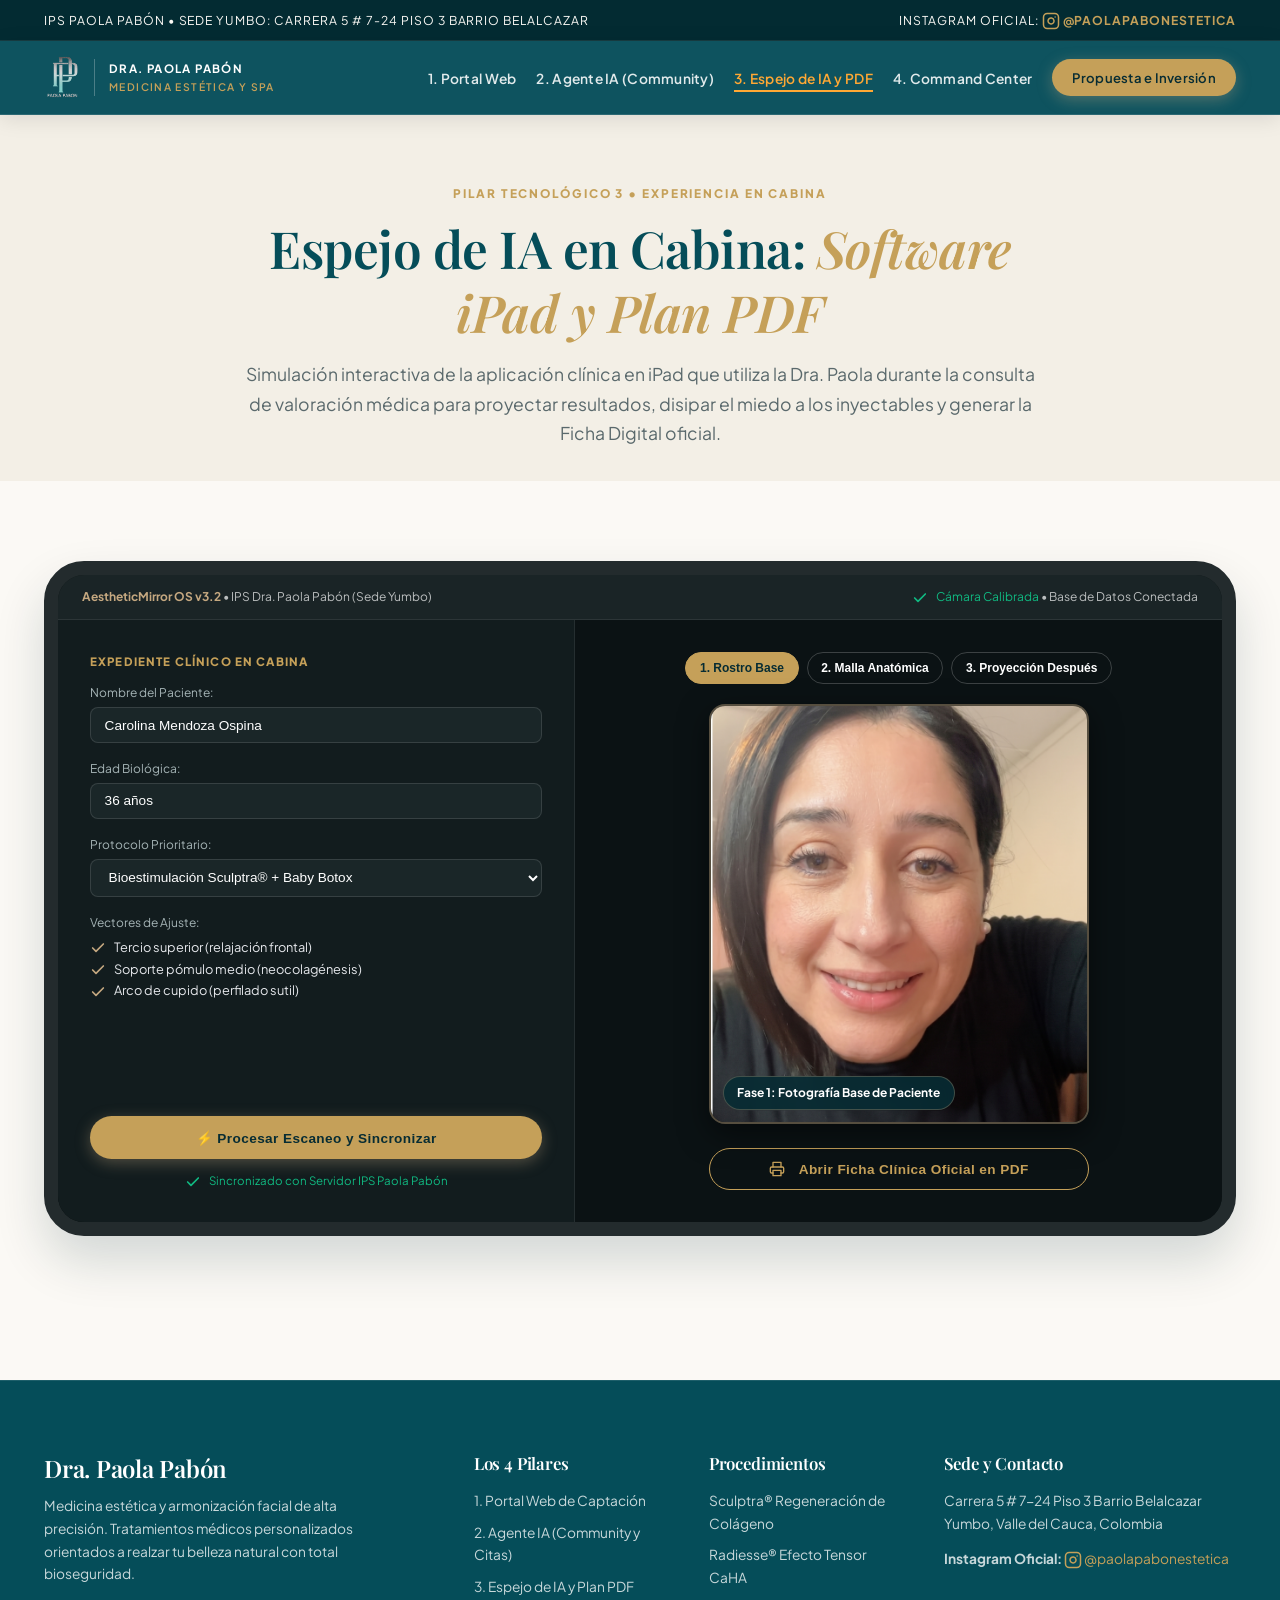
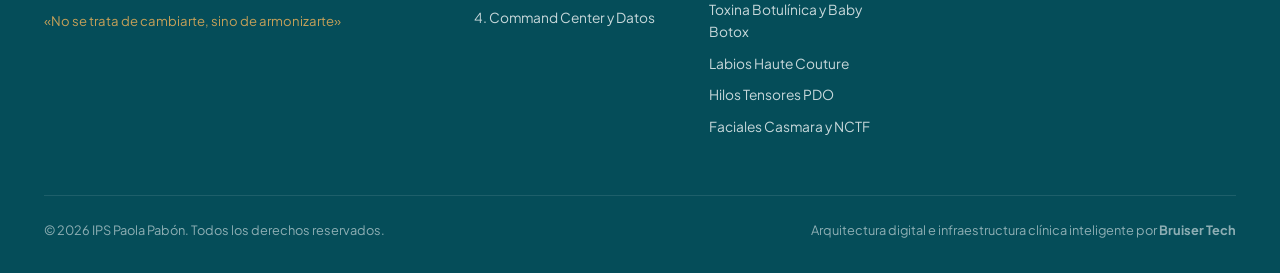
<file: pilar-3-espejo-ia.html>
<!DOCTYPE html>
<html lang="es">
<head>
  <meta charset="UTF-8">
  <meta name="viewport" content="width=device-width, initial-scale=1.0">
  <link rel="preconnect" href="https://fonts.googleapis.com">
  <link rel="preconnect" href="https://fonts.gstatic.com" crossorigin>
  <link href="https://fonts.googleapis.com/css2?family=Playfair+Display:ital,wght@0,500;0,600;0,700;1,400;1,600&family=Plus+Jakarta+Sans:wght@300;400;500;600;700&display=swap" rel="stylesheet">
  <link rel="stylesheet" href="./assets/css/clinic-luxury.css">
  <title>Pilar 3: Espejo de IA y Software de Cabina | Bruiser Tech</title>
  <style>
    .ipad-frame {
      background: #111819;
      border: 14px solid #232B2D;
      border-radius: 2.5rem;
      box-shadow: var(--shadow-lift);
      overflow: hidden;
      margin-bottom: 4rem;
    }
    .ipad-topbar {
      background: #1A2426;
      padding: 0.75rem 1.5rem;
      display: flex;
      justify-content: space-between;
      align-items: center;
      color: rgba(255,255,255,0.7);
      font-size: 0.75rem;
      border-bottom: 1px solid rgba(255,255,255,0.08);
    }
    .ipad-content {
      background: #0B1214;
      display: grid;
      grid-template-columns: 1fr 1.25fr;
      min-height: 540px;
    }
    @media (max-width: 900px) {
      .ipad-content { grid-template-columns: 1fr; }
    }
    .ipad-sidebar {
      background: #121C1E;
      padding: 2rem;
      border-right: 1px solid rgba(255,255,255,0.08);
      color: white;
      display: flex;
      flex-direction: column;
      justify-content: space-between;
    }
    .ipad-viewport {
      padding: 2rem;
      display: flex;
      flex-direction: column;
      align-items: center;
      justify-content: center;
      position: relative;
    }
    .app-input {
      width: 100%;
      background: #1A2628;
      border: 1px solid rgba(255,255,255,0.12);
      border-radius: 8px;
      padding: 0.6rem 0.85rem;
      color: white;
      font-size: 0.85rem;
      outline: none;
      margin-bottom: 1rem;
    }
    .phase-tab-btn {
      padding: 0.5rem 0.85rem;
      font-size: 0.75rem;
      font-weight: 700;
      border-radius: 9999px;
      cursor: pointer;
      border: 1px solid rgba(255,255,255,0.2);
      background: transparent;
      color: white;
      transition: all 0.2s;
    }
    .phase-tab-btn.active {
      background: var(--color-accent-gold);
      border-color: var(--color-accent-gold);
      color: #072C33;
    }
    .mesh-overlay {
      position: absolute;
      inset: 0;
      pointer-events: none;
      display: none;
    }
    .scanning-line {
      position: absolute;
      top: 0;
      left: 0;
      right: 0;
      height: 3px;
      background: #10B981;
      box-shadow: 0 0 15px #10B981, 0 0 30px #10B981;
      display: none;
      animation: scanAnim 1.8s infinite ease-in-out;
    }
    @keyframes scanAnim {
      0% { top: 0%; opacity: 0.8; }
      50% { top: 96%; opacity: 1; }
      100% { top: 0%; opacity: 0.8; }
    }
  </style>
  <style>
    @media print {
      @page {
        size: letter portrait;
        margin: 1cm;
      }
      body {
        background: #ffffff !important;
        color: #182224 !important;
        margin: 0 !important;
        padding: 0 !important;
      }
      .top-bar, .header-nav, .section, .footer-luxury, .pdf-modal-close-btn, .pdf-modal-actions {
        display: none !important;
      }
      #pdf-modal {
        display: block !important;
        position: static !important;
        inset: auto !important;
        background: #ffffff !important;
        padding: 0 !important;
        width: 100% !important;
        height: auto !important;
        max-height: none !important;
        overflow: visible !important;
        box-shadow: none !important;
      }
      #pdf-modal-content {
        background: #ffffff !important;
        border: none !important;
        border-radius: 0 !important;
        box-shadow: none !important;
        padding: 0 !important;
        width: 100% !important;
        max-width: 100% !important;
        max-height: none !important;
        overflow: visible !important;
      }
      .pdf-comparison-grid {
        display: grid !important;
        grid-template-columns: 1fr 1fr !important;
        gap: 1.25rem !important;
        page-break-inside: avoid !important;
        break-inside: avoid !important;
      }
      .pdf-img-col {
        background: #ffffff !important;
        border: 1px solid #D1C7B7 !important;
        padding: 0.4rem !important;
        page-break-inside: avoid !important;
        break-inside: avoid !important;
      }
      .pdf-img-col img {
        max-height: 230px !important;
        width: 100% !important;
        height: auto !important;
        object-fit: contain !important;
        display: block !important;
        margin: 0 auto !important;
        page-break-inside: avoid !important;
        break-inside: avoid !important;
      }
      table {
        page-break-inside: avoid !important;
        break-inside: avoid !important;
      }
    }
  </style>
</head>
<body>

  <!-- BARRA DE ANUNCIOS SUPERIOR -->
  <div class="top-bar">
    <div class="container top-bar-inner">
      <div>
        <span>IPS PAOLA PABÓN • SEDE YUMBO: CARRERA 5 # 7-24 PISO 3 BARRIO BELALCAZAR</span>
      </div>
      <div>
        <span>Instagram Oficial: <a href="https://www.instagram.com/paolapabonestetica/" target="_blank"><svg width="18" height="18" viewBox="0 0 24 24" fill="none" stroke="currentColor" stroke-width="2" stroke-linecap="round" stroke-linejoin="round" style="vertical-align: middle;"><rect x="2" y="2" width="20" height="20" rx="5" ry="5"></rect><path d="M16 11.37A4 4 0 1 1 12.63 8 4 4 0 0 1 16 11.37z"></path><line x1="17.5" y1="6.5" x2="17.51" y2="6.5"></line></svg> @paolapabonestetica</a></span>
      </div>
    </div>
  </div>

  <!-- NAVEGACIÓN PRINCIPAL -->
  <header class="header-nav">
    <div class="container nav-container">
      <a href="index.html" class="brand-wrapper">
        <img src="assets/images/paola-pabon-solo-logo.png" alt="Dra. Paola Pabón">
        <div class="brand-tagline">
          <div>DRA. PAOLA PABÓN</div>
          <div style="font-size: 0.65rem; color: var(--color-accent-gold); font-weight: 600;">MEDICINA ESTÉTICA Y SPA</div>
        </div>
      </a>

      <button class="mobile-menu-btn" onclick="document.querySelector('.nav-menu').classList.toggle('open')" aria-label="Abrir Menú">
        <svg width="24" height="24" viewBox="0 0 24 24" fill="none" stroke="currentColor" stroke-width="2" stroke-linecap="round" stroke-linejoin="round"><line x1="3" y1="12" x2="21" y2="12"></line><line x1="3" y1="6" x2="21" y2="6"></line><line x1="3" y1="18" x2="21" y2="18"></line></svg>
      </button>

      <nav>
        <ul class="nav-menu">
          <li><a href="index.html">1. Portal Web</a></li>
          <li><a href="pilar-2-agente-ia.html">2. Agente IA (Community)</a></li>
          <li><a href="pilar-3-espejo-ia.html" class="active">3. Espejo de IA y PDF</a></li>
          <li><a href="pilar-4-command-center.html">4. Command Center</a></li>
          <li><a href="propuesta-economica.html" class="btn btn-gold" style="padding: 0.5rem 1.25rem; font-size: 0.82rem;">Propuesta e Inversión</a></li>
        </ul>
      </nav>
    </div>
  </header>

  <section class="section" style="padding: 4rem 0 2rem; background: var(--color-sand);">
    <div class="container" style="text-align: center; max-width: 850px; margin: 0 auto;">
      <span class="sub-badge">PILAR TECNOLÓGICO 3 • EXPERIENCIA EN CABINA</span>
      <h1 style="font-size: clamp(2.2rem, 4vw, 3.4rem); margin-bottom: 1rem;">
        Espejo de IA en Cabina: <i>Software iPad y Plan PDF</i>
      </h1>
      <p style="font-size: 1.1rem;">
        Simulación interactiva de la aplicación clínica en iPad que utiliza la Dra. Paola durante la consulta de valoración médica para proyectar resultados, disipar el miedo a los inyectables y generar la Ficha Digital oficial.
      </p>
    </div>
  </section>

  <section class="section">
    <div class="container">
      
      <!-- IPAD PRO CLINICAL SOFTWARE SIMULATION -->
      <div class="ipad-frame">
        <div class="ipad-topbar">
          <div>
            <span style="color:#C5A880; font-weight:700;">AestheticMirror OS v3.2</span> • IPS Dra. Paola Pabón (Sede Yumbo)
          </div>
          <div>
            <span style="color:#10B981;"><svg width="16" height="16" viewBox="0 0 24 24" fill="none" stroke="#10B981" stroke-width="2.5" stroke-linecap="round" stroke-linejoin="round" style="vertical-align: middle; margin-right: 6px;"><polyline points="20 6 9 17 4 12"></polyline></svg> Cámara Calibrada</span> • Base de Datos Conectada
          </div>
        </div>

        <div class="ipad-content">
          <!-- SIDEBAR FORMULARIO CLÍNICO -->
          <div class="ipad-sidebar">
            <div>
              <div style="font-size:0.72rem; color:var(--color-accent-gold); font-weight:800; letter-spacing:0.1em; text-transform:uppercase; margin-bottom:0.75rem;">
                Expediente Clínico en Cabina
              </div>
              
              <label style="font-size:0.75rem; color:#A5B4B6; display:block; margin-bottom:0.25rem;">Nombre del Paciente:</label>
              <input id="patient-name" type="text" value="Carolina Mendoza Ospina" class="app-input">

              <label style="font-size:0.75rem; color:#A5B4B6; display:block; margin-bottom:0.25rem;">Edad Biológica:</label>
              <input id="patient-age" type="text" value="36 años" class="app-input">

              <label style="font-size:0.75rem; color:#A5B4B6; display:block; margin-bottom:0.25rem;">Protocolo Prioritario:</label>
              <select id="patient-protocol" class="app-input" style="cursor:pointer;">
                <option value="Bioestimulación Sculptra® + Baby Botox">Bioestimulación Sculptra® + Baby Botox</option>
                <option value="Armonización Labios Haute Couture">Armonización Labios Haute Couture</option>
                <option value="Radiesse® Contorno y Cuello">Radiesse® Contorno y Cuello</option>
              </select>

              <label style="font-size:0.75rem; color:#A5B4B6; display:block; margin-bottom:0.25rem;">Vectores de Ajuste:</label>
              <div style="font-size:0.8rem; color:#E5E7EB; line-height:1.7; margin-bottom:1.5rem;">
                <div><svg width="16" height="16" viewBox="0 0 24 24" fill="none" stroke="#C5A880" stroke-width="2.5" stroke-linecap="round" stroke-linejoin="round" style="vertical-align: middle; margin-right: 6px;"><polyline points="20 6 9 17 4 12"></polyline></svg> Tercio superior (relajación frontal)</div>
                <div><svg width="16" height="16" viewBox="0 0 24 24" fill="none" stroke="#C5A880" stroke-width="2.5" stroke-linecap="round" stroke-linejoin="round" style="vertical-align: middle; margin-right: 6px;"><polyline points="20 6 9 17 4 12"></polyline></svg> Soporte pómulo medio (neocolagénesis)</div>
                <div><svg width="16" height="16" viewBox="0 0 24 24" fill="none" stroke="#C5A880" stroke-width="2.5" stroke-linecap="round" stroke-linejoin="round" style="vertical-align: middle; margin-right: 6px;"><polyline points="20 6 9 17 4 12"></polyline></svg> Arco de cupido (perfilado sutil)</div>
              </div>
            </div>

            <div>
              <button id="scan-trigger-btn" onclick="triggerSimulation()" class="btn btn-gold" style="width:100%; font-size:0.85rem; padding:0.85rem 1rem; margin-bottom:0.75rem; cursor:pointer;">
                ⚡ Procesar Escaneo y Sincronizar
              </button>
              <div id="sync-status" style="font-size:0.72rem; color:#10B981; text-align:center;">
                <svg width="16" height="16" viewBox="0 0 24 24" fill="none" stroke="#10B981" stroke-width="2.5" stroke-linecap="round" stroke-linejoin="round" style="vertical-align: middle; margin-right: 6px;"><polyline points="20 6 9 17 4 12"></polyline></svg> Sincronizado con Servidor IPS Paola Pabón
              </div>
            </div>
          </div>

          <!-- VIEWPORT VISUAL CON LAS 3 FASES REALES -->
          <div class="ipad-viewport">
            <!-- TABS SUPERIORES DEL VISOR -->
            <div style="display:flex; gap:0.5rem; margin-bottom:1.25rem; flex-wrap:wrap; justify-content:center;">
              <button id="btn-fase-1" onclick="showPhase(1)" class="phase-tab-btn active">1. Rostro Base</button>
              <button id="btn-fase-2" onclick="showPhase(2)" class="phase-tab-btn">2. Malla Anatómica</button>
              <button id="btn-fase-3" onclick="showPhase(3)" class="phase-tab-btn">3. Proyección Después</button>
            </div>

            <!-- CONTENEDOR DE IMAGEN DEL ROSTRO -->
            <div id="viewport-container" style="position:relative; width:100%; max-width:380px; height:420px; border-radius:1rem; overflow:hidden; border:2px solid rgba(197, 168, 128, 0.4); box-shadow:0 10px 30px rgba(0,0,0,0.5);">
              
              <!-- IMAGEN DEL PACIENTE -->
              <img id="viewport-img" src="assets/images/antes.jpg" onerror="this.src='https://images.unsplash.com/photo-1544005313-94ddf0286df2?auto=format&fit=crop&w=800&q=85';" alt="Simulación Facial" style="width:100%; height:100%; object-fit:cover; object-position:center 20%; display:block;">
              
              <!-- LÍNEA LÁSER DE ESCANEO -->
              <div id="scan-laser" class="scanning-line"></div>

              <!-- MALLA ANATÓMICA VECTORIAL (SVG OVERLAY) -->
              <svg id="mesh-svg" class="mesh-overlay" viewBox="0 0 380 420" preserveAspectRatio="none">
                <!-- GRID DE VECTORES -->
                <circle cx="190" cy="110" r="4" fill="#10B981" />
                <circle cx="150" cy="115" r="4" fill="#10B981" />
                <circle cx="230" cy="115" r="4" fill="#10B981" />
                <line x1="150" y1="115" x2="190" y2="110" stroke="#10B981" stroke-width="1.5" stroke-dasharray="3,3" />
                <line x1="190" y1="110" x2="230" y2="115" stroke="#10B981" stroke-width="1.5" stroke-dasharray="3,3" />

                <!-- PÓMULOS -->
                <circle cx="130" cy="210" r="5" fill="#C5A880" />
                <circle cx="250" cy="210" r="5" fill="#C5A880" />
                <line x1="130" y1="210" x2="190" y2="240" stroke="#C5A880" stroke-width="1.5" />
                <line x1="250" y1="210" x2="190" y2="240" stroke="#C5A880" stroke-width="1.5" />

                <!-- FLECHAS DE TENSIÓN BIOESTIMULACIÓN -->
                <path d="M 130 210 Q 120 180 140 150" fill="none" stroke="#10B981" stroke-width="2" marker-end="url(#arrow)" />
                <path d="M 250 210 Q 260 180 240 150" fill="none" stroke="#10B981" stroke-width="2" marker-end="url(#arrow)" />

                <!-- LABIOS & ARCO DE CUPIDO -->
                <circle cx="190" cy="295" r="4" fill="#FF4B72" />
                <circle cx="170" cy="305" r="3" fill="#FF4B72" />
                <circle cx="210" cy="305" r="3" fill="#FF4B72" />
                <line x1="170" y1="305" x2="190" y2="295" stroke="#FF4B72" stroke-width="1.5" />
                <line x1="190" y1="295" x2="210" y2="305" stroke="#FF4B72" stroke-width="1.5" />

                <!-- ÓVALO MANDIBULAR -->
                <path d="M 110 270 Q 190 380 270 270" fill="none" stroke="#C5A880" stroke-width="1.5" stroke-dasharray="4,4" />
                
                <text x="190" y="50" fill="#10B981" font-size="11" font-weight="bold" text-anchor="middle" letter-spacing="1">MAPEO ANATÓMICO 3D ACTIVO</text>
              </svg>

              <!-- BADGE INFORMATIVO INFERIOR -->
              <div id="viewport-badge" style="position:absolute; bottom:12px; left:12px; background:rgba(7,44,51,0.9); backdrop-filter:blur(8px); color:white; padding:0.4rem 0.85rem; border-radius:9999px; font-size:0.75rem; font-weight:700; border:1px solid rgba(197, 168, 128, 0.3);">
                Fase 1: Fotografía Base de Paciente
              </div>
            </div>

            <!-- BOTÓN DIRECTO AL PDF -->
            <div style="margin-top:1.5rem; width:100%; max-width:380px;">
              <button onclick="openPdfModal()" class="btn btn-outline" style="width:100%; border-color:var(--color-accent-gold); color:var(--color-accent-gold); font-size:0.85rem; padding:0.75rem 1rem; cursor:pointer;">
                <svg width="16" height="16" viewBox="0 0 24 24" fill="none" stroke="currentColor" stroke-width="2" stroke-linecap="round" stroke-linejoin="round" style="vertical-align: middle; margin-right: 6px;"><polyline points="6 9 6 2 18 2 18 9"></polyline><path d="M6 18H4a2 2 0 0 1-2-2v-5a2 2 0 0 1 2-2h16a2 2 0 0 1 2 2v5a2 2 0 0 1-2 2h-2"></path><rect x="6" y="14" width="12" height="8"></rect></svg> Abrir Ficha Clínica Oficial en PDF
              </button>
            </div>
          </div>
        </div>
      </div>

    </div>
  </section>

  <!-- MODAL VISOR DE FICHA PDF CLÍNICA -->
  <div id="pdf-modal" style="display: none; position: fixed; inset: 0; background: rgba(0,0,0,0.8); z-index: 2000; align-items: center; justify-content: center; padding: 1.5rem;">
    <div id="pdf-modal-content" style="background: white; border-radius: var(--radius-md); max-width: 720px; width: 100%; max-height: 92vh; overflow-y: auto; padding: 2.5rem; position: relative; box-shadow: var(--shadow-lift);">
      
      <button onclick="closePdfModal()" class="pdf-modal-close-btn" style="position: absolute; top: 1.25rem; right: 1.25rem; background: none; border: none; font-size: 1.5rem; cursor: pointer; color: var(--color-text-muted);">✕</button>

      <!-- MEMBRETE DEL PDF -->
      <div style="display: flex; justify-content: space-between; align-items: center; border-bottom: 2px solid var(--color-primary); padding-bottom: 1.25rem; margin-bottom: 1.5rem;">
        <div>
          <h2 style="font-family: var(--font-serif); font-size: 1.4rem; color: var(--color-primary); margin: 0;">IPS DRA. PAOLA PABÓN</h2>
          <div style="font-size: 0.78rem; color: var(--color-accent-gold); font-weight: 700; letter-spacing: 0.08em;">MEDICINA ESTÉTICA Y SPA • SEDE YUMBO</div>
          <div style="font-size: 0.72rem; color: var(--color-text-muted);">Carrera 5 # 7-24 Piso 3 Barrio Belalcazar • Registro Seccional de Salud</div>
        </div>
        <div style="text-align: right; font-size: 0.8rem; color: var(--color-text-muted);">
          <div><strong>Ficha N°:</strong> PP-2026-089</div>
          <div><strong>Fecha:</strong> 3 de Octubre, 2026</div>
        </div>
      </div>

      <!-- DATOS DINÁMICOS DE PACIENTE -->
      <div style="background: var(--color-sand); padding: 1rem 1.25rem; border-radius: var(--radius-sm); margin-bottom: 1.5rem; font-size: 0.85rem; display: grid; grid-template-columns: 1fr 1fr; gap: 0.5rem;">
        <div><strong>Paciente:</strong> <span id="pdf-patient-name">Carolina Mendoza Ospina</span></div>
        <div><strong>Edad:</strong> <span id="pdf-patient-age">36 años</span></div>
        <div><strong>Objetivo:</strong> <span id="pdf-patient-protocol">Bioestimulación Sculptra® + Baby Botox</span></div>
        <div><strong>Médica Tratante:</strong> Dra. Paola Andrea Pabón</div>
      </div>

      <!-- PROYECCIÓN FACIAL COMPARATIVA EN EL PDF -->
      <div style="margin-bottom: 1.5rem;">
        <div style="font-size: 0.8rem; font-weight: 700; color: var(--color-primary); text-transform: uppercase; margin-bottom: 0.5rem; letter-spacing: 0.05em;">
          Proyección Facial Digital en Cabina (Antes vs. Después Proyectado):
        </div>
        <div class="pdf-comparison-grid" style="display: grid; grid-template-columns: 1fr 1fr; gap: 1rem; background: var(--color-sand); padding: 1rem; border-radius: var(--radius-sm); border: 1px solid var(--color-border-subtle);">
          <div class="pdf-img-col" style="text-align: center; background: white; padding: 0.6rem; border-radius: 6px; border: 1px solid #D1C7B7;">
            <div style="font-size: 0.72rem; font-weight: 700; color: var(--color-text-muted); margin-bottom: 0.35rem; text-transform: uppercase;">Estado Inicial (Antes)</div>
            <img src="assets/images/antes.jpg" onerror="this.src='https://images.unsplash.com/photo-1544005313-94ddf0286df2?auto=format&fit=crop&w=800&q=85';" alt="Antes" style="width: 100%; height: auto; max-height: 220px; aspect-ratio: 4 / 5; object-fit: contain; display: block; margin: 0 auto; border-radius: 4px;">
          </div>
          <div class="pdf-img-col" style="text-align: center; background: white; padding: 0.6rem; border-radius: 6px; border: 1px solid #10B981;">
            <div style="font-size: 0.72rem; font-weight: 700; color: #10B981; margin-bottom: 0.35rem; text-transform: uppercase;">Proyección Armonizada (Después)</div>
            <img src="assets/images/despues.jpg" onerror="this.src='https://images.unsplash.com/photo-1534528741775-53994a69daeb?auto=format&fit=crop&w=800&q=85';" alt="Después" style="width: 100%; height: auto; max-height: 220px; aspect-ratio: 4 / 5; object-fit: contain; display: block; margin: 0 auto; border-radius: 4px;">
          </div>
        </div>
      </div>

      <!-- PRESCRIPCIÓN CLÍNICA -->
      <h4 style="font-size: 1.1rem; color: var(--color-primary); margin-bottom: 0.75rem;">Protocolo Clínico Prescrito:</h4>
      <table style="width: 100%; border-collapse: collapse; font-size: 0.85rem; margin-bottom: 1.5rem;">
        <tr style="background: var(--color-primary); color: white; text-align: left;">
          <th style="padding: 0.6rem;">Procedimiento</th>
          <th style="padding: 0.6rem;">Farmacología / Marca</th>
          <th style="padding: 0.6rem;">Dosis / Viales</th>
        </tr>
        <tr style="border-bottom: 1px solid #E5E7EB;">
          <td style="padding: 0.6rem;">Bioestimulador Dérmico</td>
          <td style="padding: 0.6rem;">Sculptra® (Galderma)</td>
          <td style="padding: 0.6rem;">1 Vial (Reconstitución estandarizada)</td>
        </tr>
        <tr style="border-bottom: 1px solid #E5E7EB;">
          <td style="padding: 0.6rem;">Revitalización Celular</td>
          <td style="padding: 0.6rem;">NCTF 135HA (Fillmed)</td>
          <td style="padding: 0.6rem;">1 Sesión (Cortesía de Jornada)</td>
        </tr>
        <tr style="border-bottom: 1px solid #E5E7EB;">
          <td style="padding: 0.6rem;">Prevención Dinámica</td>
          <td style="padding: 0.6rem;">Toxina Botulínica</td>
          <td style="padding: 0.6rem;">30 Unidades (Frente y entrecejo)</td>
        </tr>
      </table>

      <!-- CUIDADOS POSTERIORES -->
      <div style="background: #F8FAFA; border-left: 3px solid #10B981; padding: 1rem; border-radius: var(--radius-sm); font-size: 0.8rem; margin-bottom: 1.5rem;">
        <strong>Cuidados Inmediatos (Primeras 24 horas):</strong>
        <p style="margin: 0.25rem 0 0; color: #4B5563;">
          No realizar ejercicio de alto impacto. No exponerse a saunas o sol directo. Realizar masaje suave 5x5 (5 minutos, 5 veces al día durante 5 días) en zonas con bioestimulador. Control médico a los 15 días.
        </p>
      </div>

      <div class="pdf-modal-actions" style="display: flex; justify-content: space-between; align-items: center; flex-wrap: wrap; gap: 1rem;">
        <button onclick="window.print()" class="btn btn-primary-dark" style="font-size: 0.85rem; padding: 0.6rem 1.5rem; cursor:pointer;">
          <svg width="16" height="16" viewBox="0 0 24 24" fill="none" stroke="currentColor" stroke-width="2" stroke-linecap="round" stroke-linejoin="round" style="vertical-align: middle; margin-right: 6px;"><polyline points="6 9 6 2 18 2 18 9"></polyline><path d="M6 18H4a2 2 0 0 1-2-2v-5a2 2 0 0 1 2-2h16a2 2 0 0 1 2 2v5a2 2 0 0 1-2 2h-2"></path><rect x="6" y="14" width="12" height="8"></rect></svg> Imprimir / Guardar como PDF
        </button>
        <span style="font-size: 0.78rem; color: #10B981; font-weight: 700;">
          <svg width="16" height="16" viewBox="0 0 24 24" fill="none" stroke="#10B981" stroke-width="2.5" stroke-linecap="round" stroke-linejoin="round" style="vertical-align: middle; margin-right: 6px;"><polyline points="20 6 9 17 4 12"></polyline></svg> Sincronizado para envío por WhatsApp
        </span>
      </div>

    </div>
  </div>

  <!-- PIE DE PÁGINA CLÍNICO DE LUJO -->
  <footer class="footer-luxury">
    <div class="container">
      <div class="footer-grid">
        <div>
          <h3 style="font-family: var(--font-serif); font-size: 1.5rem; color: var(--color-white); margin-bottom: 0.75rem;">
            Dra. Paola Pabón
          </h3>
          <p style="margin-bottom: 1.5rem; max-width: 320px;">
            Medicina estética y armonización facial de alta precisión. Tratamientos médicos personalizados orientados a realzar tu belleza natural con total bioseguridad.
          </p>
          <div style="font-size: 0.82rem; color: var(--color-accent-gold);">
            «No se trata de cambiarte, sino de armonizarte»
          </div>
        </div>

        <div>
          <h4>Los 4 Pilares</h4>
          <ul>
            <li><a href="index.html">1. Portal Web de Captación</a></li>
            <li><a href="pilar-2-agente-ia.html">2. Agente IA (Community y Citas)</a></li>
            <li><a href="pilar-3-espejo-ia.html">3. Espejo de IA y Plan PDF</a></li>
            <li><a href="pilar-4-command-center.html">4. Command Center y Datos</a></li>
          </ul>
        </div>

        <div>
          <h4>Procedimientos</h4>
          <ul>
            <li>Sculptra® Regeneración de Colágeno</li>
            <li>Radiesse® Efecto Tensor CaHA</li>
            <li>Toxina Botulínica y Baby Botox</li>
            <li>Labios Haute Couture</li>
            <li>Hilos Tensores PDO</li>
            <li>Faciales Casmara y NCTF</li>
          </ul>
        </div>

        <div>
          <h4>Sede y Contacto</h4>
          <p>
            Carrera 5 # 7-24 Piso 3 Barrio Belalcazar<br>
            Yumbo, Valle del Cauca, Colombia
          </p>
          <p style="margin-top: 0.75rem;">
            <strong>Instagram Oficial:</strong> <a href="https://www.instagram.com/paolapabonestetica/" target="_blank" style="color:var(--color-accent-gold);"><svg width="18" height="18" viewBox="0 0 24 24" fill="none" stroke="currentColor" stroke-width="2" stroke-linecap="round" stroke-linejoin="round" style="vertical-align: middle;"><rect x="2" y="2" width="20" height="20" rx="5" ry="5"></rect><path d="M16 11.37A4 4 0 1 1 12.63 8 4 4 0 0 1 16 11.37z"></path><line x1="17.5" y1="6.5" x2="17.51" y2="6.5"></line></svg> @paolapabonestetica</a>
          </p>
        </div>
      </div>

      <div class="footer-bottom">
        <div>
          © 2026 IPS Paola Pabón. Todos los derechos reservados.
        </div>
        <div>
          Arquitectura digital e infraestructura clínica inteligente por <a href="https://bruiser.tech" target="_blank" style="font-weight:700;">Bruiser Tech</a>
        </div>
      </div>
    </div>
  </footer>

  <script>
    function showPhase(num) {
      document.querySelectorAll('.phase-tab-btn').forEach(function(b) {
        b.classList.remove('active');
      });
      var activeBtn = document.getElementById('btn-fase-' + num);
      if (activeBtn) activeBtn.classList.add('active');

      var img = document.getElementById('viewport-img');
      var badge = document.getElementById('viewport-badge');
      var mesh = document.getElementById('mesh-svg');
      var laser = document.getElementById('scan-laser');

      if (num === 1) {
        img.src = 'assets/images/antes.jpg';
        img.onerror = function() { this.src = 'https://images.unsplash.com/photo-1544005313-94ddf0286df2?auto=format&fit=crop&w=800&q=85'; };
        mesh.style.display = 'none';
        laser.style.display = 'none';
        badge.innerText = 'Fase 1: Fotografía Base de Paciente';
      } else if (num === 2) {
        img.src = 'assets/images/analisis.jpg';
        img.onerror = function() { this.src = 'https://images.unsplash.com/photo-1544005313-94ddf0286df2?auto=format&fit=crop&w=800&q=85'; };
        mesh.style.display = 'block';
        laser.style.display = 'none';
        badge.innerText = 'Fase 2: Mapeo Tridimensional con Malla de Vectores';
      } else if (num === 3) {
        img.src = 'assets/images/despues.jpg';
        img.onerror = function() { this.src = 'https://images.unsplash.com/photo-1534528741775-53994a69daeb?auto=format&fit=crop&w=800&q=85'; };
        mesh.style.display = 'none';
        laser.style.display = 'none';
        badge.innerText = 'Fase 3: Proyección Armonizada (Resultado Sutil)';
      }
    }

    function triggerSimulation() {
      var status = document.getElementById('sync-status');
      var laser = document.getElementById('scan-laser');
      var btn = document.getElementById('scan-trigger-btn');

      btn.innerText = '⚡ Procesando Escaneo Biométrico...';
      status.innerText = 'Calibrando proporciones faciales...';
      status.style.color = '#C5A880';
      laser.style.display = 'block';

      showPhase(2);

      setTimeout(function() {
        showPhase(3);
        laser.style.display = 'none';
        btn.innerText = '⚡ Procesar Escaneo y Sincronizar';
        status.innerHTML = '<span style="color:#10B981; font-weight:700;">✓ Simulación Completada y Sincronizada con IPS Paola Pabón</span>';
      }, 1200);
    }

    function openPdfModal() {
      document.getElementById('pdf-patient-name').innerText = document.getElementById('patient-name').value;
      document.getElementById('pdf-patient-age').innerText = document.getElementById('patient-age').value;
      document.getElementById('pdf-patient-protocol').innerText = document.getElementById('patient-protocol').value;
      document.getElementById('pdf-modal').style.display = 'flex';
      document.body.classList.add('pdf-modal-active');
    }

    function closePdfModal() {
      document.getElementById('pdf-modal').style.display = 'none';
      document.body.classList.remove('pdf-modal-active');
    }
  </script>
</body>
</html>
</file>
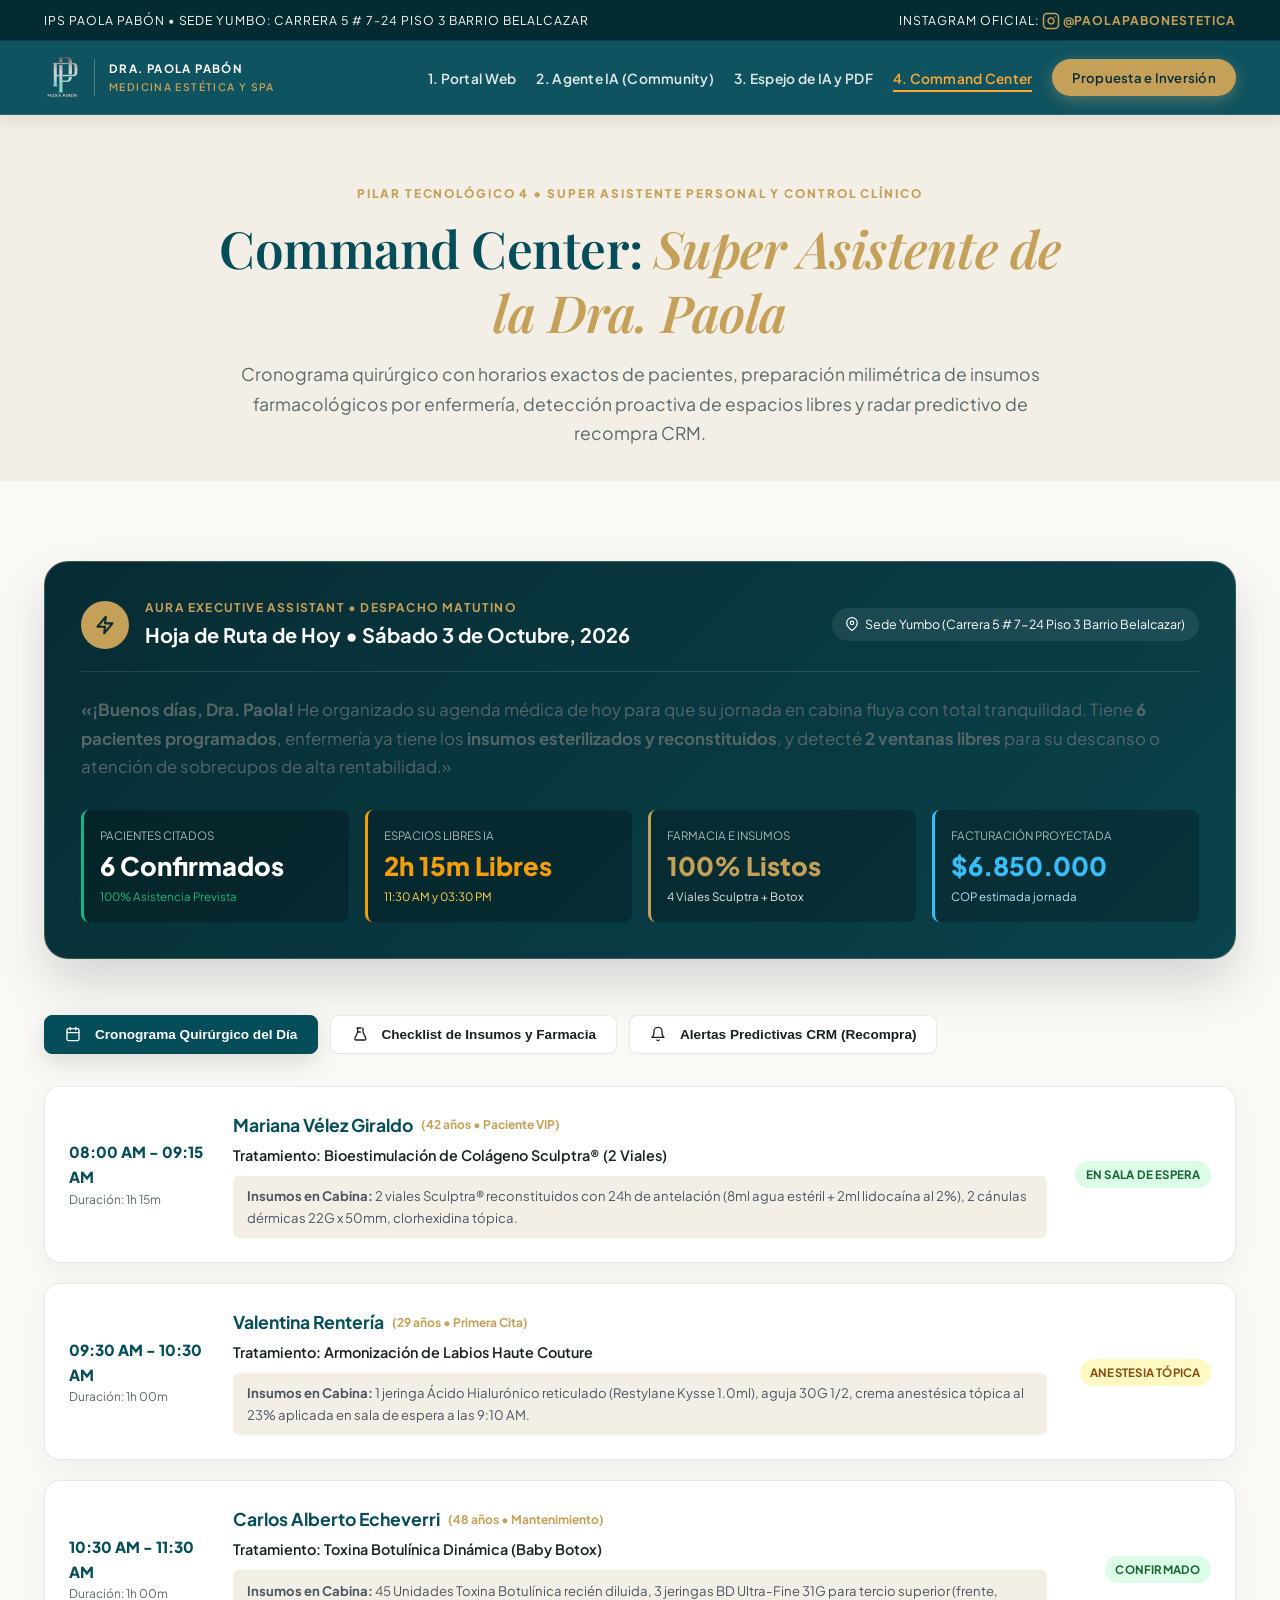
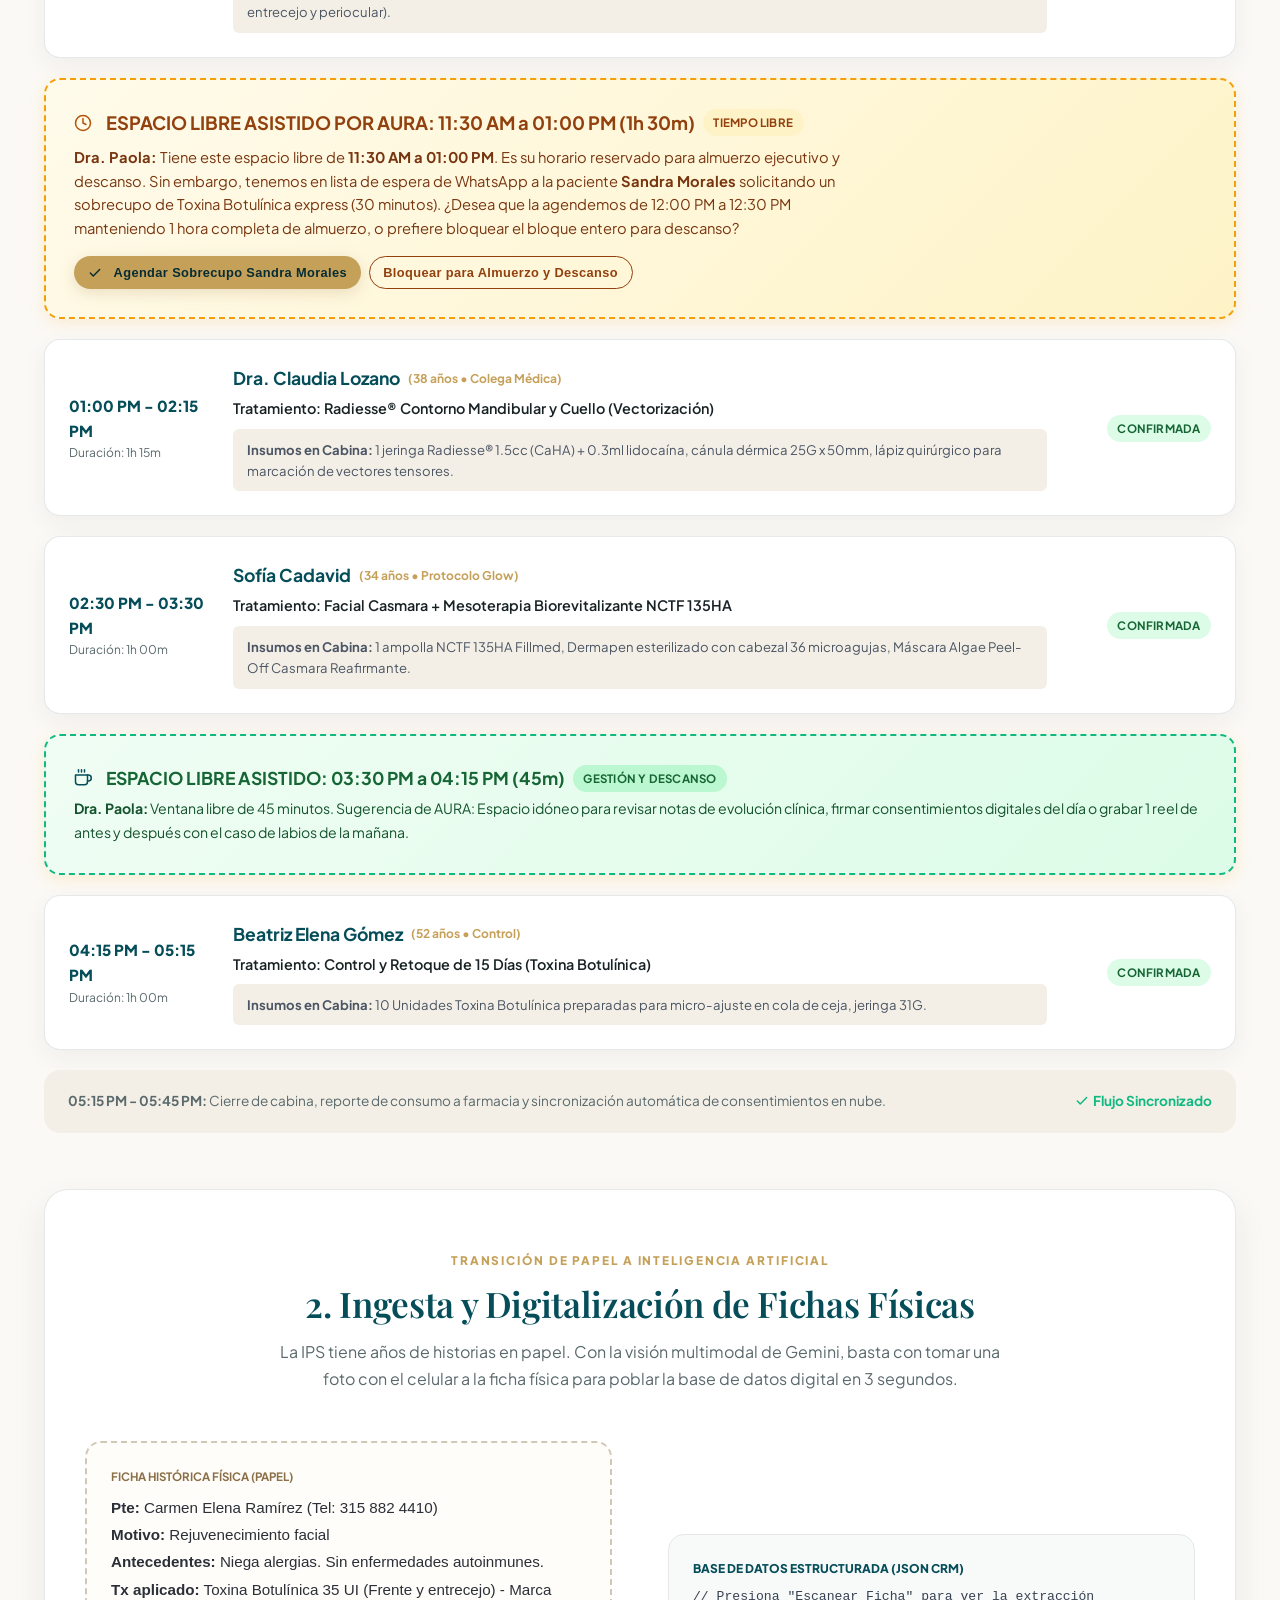
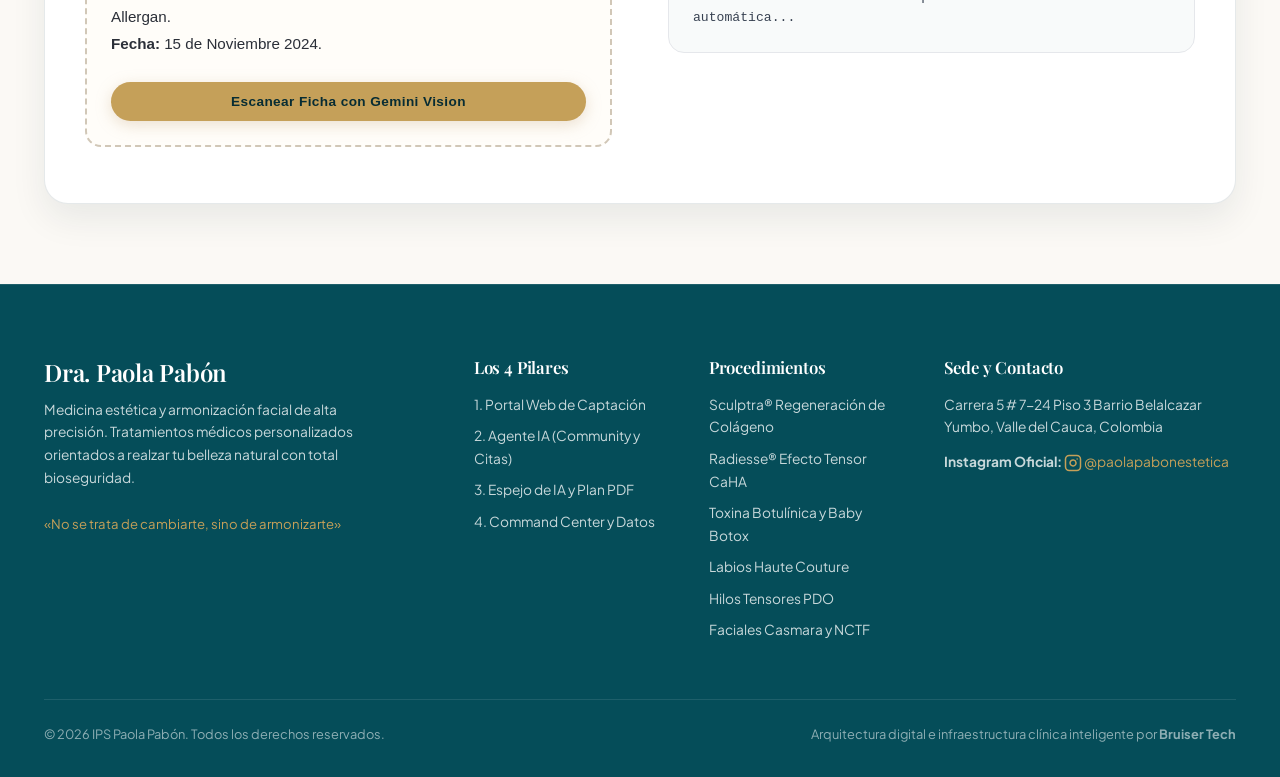
<file: pilar-4-command-center.html>
<!DOCTYPE html>
<html lang="es">
<head>
  <meta charset="UTF-8">
  <meta name="viewport" content="width=device-width, initial-scale=1.0">
  <link rel="preconnect" href="https://fonts.googleapis.com">
  <link rel="preconnect" href="https://fonts.gstatic.com" crossorigin>
  <link href="https://fonts.googleapis.com/css2?family=Playfair+Display:ital,wght@0,500;0,600;0,700;1,400;1,600&family=Plus+Jakarta+Sans:wght@300;400;500;600;700&display=swap" rel="stylesheet">
  <link rel="stylesheet" href="./assets/css/clinic-luxury.css">
  <title>Pilar 4: Command Center e Itinerario Inteligente | Bruiser Tech</title>
  <style>
    .schedule-item {
      background: white;
      border: 1px solid var(--color-border-subtle);
      border-radius: var(--radius-md);
      padding: 1.5rem;
      margin-bottom: 1.25rem;
      transition: all 0.2s ease;
      display: grid;
      grid-template-columns: 140px 1fr 140px;
      gap: 1.5rem;
      align-items: center;
      box-shadow: var(--shadow-subtle);
    }
    @media (max-width: 800px) {
      .schedule-item { grid-template-columns: 1fr; gap: 0.75rem; }
    }
    .schedule-item:hover {
      box-shadow: var(--shadow-card);
      border-color: var(--color-accent-gold);
    }
    .schedule-time {
      font-weight: 800;
      color: var(--color-primary);
      font-size: 0.95rem;
    }
    .schedule-empty {
      background: linear-gradient(135deg, #FFFBEB 0%, #FEF3C7 100%);
      border: 2px dashed #F59E0B;
      border-radius: var(--radius-md);
      padding: 1.75rem;
      margin-bottom: 1.25rem;
      box-shadow: 0 4px 15px rgba(245, 158, 11, 0.15);
    }
    .status-badge {
      display: inline-block;
      padding: 0.25rem 0.65rem;
      border-radius: 9999px;
      font-size: 0.72rem;
      font-weight: 700;
      text-transform: uppercase;
      text-align: center;
    }
    .status-confirmed { background: #DCFCE7; color: #166534; }
    .status-prep { background: #FEF9C3; color: #854D0E; }
    .status-free { background: #FEF3C7; color: #92400E; }
    .tab-nav-btn {
      padding: 0.65rem 1.25rem;
      font-size: 0.85rem;
      font-weight: 700;
      border-radius: 8px;
      border: 1px solid var(--color-border-subtle);
      background: white;
      cursor: pointer;
      color: var(--color-text-dark);
      transition: all 0.2s;
    }
    .tab-nav-btn.active {
      background: var(--color-primary);
      color: white;
      border-color: var(--color-primary);
    }
  </style>
</head>
<body>

  <!-- BARRA DE ANUNCIOS SUPERIOR -->
  <div class="top-bar">
    <div class="container top-bar-inner">
      <div>
        <span>IPS PAOLA PABÓN • SEDE YUMBO: CARRERA 5 # 7-24 PISO 3 BARRIO BELALCAZAR</span>
      </div>
      <div>
        <span>Instagram Oficial: <a href="https://www.instagram.com/paolapabonestetica/" target="_blank"><svg width="18" height="18" viewBox="0 0 24 24" fill="none" stroke="currentColor" stroke-width="2" stroke-linecap="round" stroke-linejoin="round" style="vertical-align: middle;"><rect x="2" y="2" width="20" height="20" rx="5" ry="5"></rect><path d="M16 11.37A4 4 0 1 1 12.63 8 4 4 0 0 1 16 11.37z"></path><line x1="17.5" y1="6.5" x2="17.51" y2="6.5"></line></svg> @paolapabonestetica</a></span>
      </div>
    </div>
  </div>

  <!-- NAVEGACIÓN PRINCIPAL -->
  <header class="header-nav">
    <div class="container nav-container">
      <a href="index.html" class="brand-wrapper">
        <img src="assets/images/paola-pabon-solo-logo.png" alt="Dra. Paola Pabón">
        <div class="brand-tagline">
          <div>DRA. PAOLA PABÓN</div>
          <div style="font-size: 0.65rem; color: var(--color-accent-gold); font-weight: 600;">MEDICINA ESTÉTICA Y SPA</div>
        </div>
      </a>

      <button class="mobile-menu-btn" onclick="document.querySelector('.nav-menu').classList.toggle('open')" aria-label="Abrir Menú">
        <svg width="24" height="24" viewBox="0 0 24 24" fill="none" stroke="currentColor" stroke-width="2" stroke-linecap="round" stroke-linejoin="round"><line x1="3" y1="12" x2="21" y2="12"></line><line x1="3" y1="6" x2="21" y2="6"></line><line x1="3" y1="18" x2="21" y2="18"></line></svg>
      </button>

      <nav>
        <ul class="nav-menu">
          <li><a href="index.html">1. Portal Web</a></li>
          <li><a href="pilar-2-agente-ia.html">2. Agente IA (Community)</a></li>
          <li><a href="pilar-3-espejo-ia.html">3. Espejo de IA y PDF</a></li>
          <li><a href="pilar-4-command-center.html" class="active">4. Command Center</a></li>
          <li><a href="propuesta-economica.html" class="btn btn-gold" style="padding: 0.5rem 1.25rem; font-size: 0.82rem;">Propuesta e Inversión</a></li>
        </ul>
      </nav>
    </div>
  </header>

  <section class="section" style="padding: 4rem 0 2rem; background: var(--color-sand);">
    <div class="container" style="text-align: center; max-width: 900px; margin: 0 auto;">
      <span class="sub-badge">PILAR TECNOLÓGICO 4 • SUPER ASISTENTE PERSONAL Y CONTROL CLÍNICO</span>
      <h1 style="font-size: clamp(2.2rem, 4vw, 3.4rem); margin-bottom: 1rem;">
        Command Center: <i>Super Asistente de la Dra. Paola</i>
      </h1>
      <p style="font-size: 1.1rem;">
        Cronograma quirúrgico con horarios exactos de pacientes, preparación milimétrica de insumos farmacológicos por enfermería, detección proactiva de espacios libres y radar predictivo de recompra CRM.
      </p>
    </div>
  </section>

  <section class="section">
    <div class="container">

      <!-- BRIEFING DEL SUPER ASISTENTE PERSONAL (AUDIO / TEXTO MATUTINO 07:15 AM) -->
      <div style="background: linear-gradient(135deg, #072C33 0%, #0A434D 100%); border-radius: var(--radius-lg); padding: 2.25rem; color: white; margin-bottom: 3.5rem; box-shadow: var(--shadow-lift); border: 1px solid rgba(197, 168, 128, 0.3);">
        <div style="display: flex; justify-content: space-between; align-items: center; flex-wrap: wrap; gap: 1rem; border-bottom: 1px solid rgba(255,255,255,0.12); padding-bottom: 1.25rem; margin-bottom: 1.5rem;">
          <div style="display: flex; align-items: center; gap: 1rem;">
            <div style="width: 48px; height: 48px; border-radius: 50%; background: var(--color-accent-gold); color: #072C33; font-weight: 800; display: flex; align-items: center; justify-content: center; font-size: 1.2rem;">
              <svg width="20" height="20" viewBox="0 0 24 24" fill="none" stroke="currentColor" stroke-width="2.5" stroke-linecap="round" stroke-linejoin="round"><polygon points="13 2 3 14 12 14 11 22 21 10 12 10 13 2"></polygon></svg>
            </div>
            <div>
              <div style="font-size: 0.75rem; color: var(--color-accent-gold); font-weight: 700; letter-spacing: 0.1em; text-transform: uppercase;">AURA Executive Assistant • Despacho Matutino</div>
              <div style="font-size: 1.25rem; font-weight: 700;">Hoja de Ruta de Hoy • Sábado 3 de Octubre, 2026</div>
            </div>
          </div>
          <div style="background: rgba(255,255,255,0.08); padding: 0.4rem 0.85rem; border-radius: 9999px; font-size: 0.78rem;">
            <svg width="14" height="14" viewBox="0 0 24 24" fill="none" stroke="currentColor" stroke-width="2" stroke-linecap="round" stroke-linejoin="round" style="vertical-align: -2px; margin-right: 4px;"><path d="M21 10c0 7-9 13-9 13s-9-6-9-13a9 9 0 0 1 18 0z"></path><circle cx="12" cy="10" r="3"></circle></svg> Sede Yumbo (Carrera 5 # 7-24 Piso 3 Barrio Belalcazar)
          </div>
        </div>

        <p style="font-size: 1.05rem; line-height: 1.7; margin-bottom: 1.75rem; opacity: 0.95;">
          <strong>«¡Buenos días, Dra. Paola!</strong> He organizado su agenda médica de hoy para que su jornada en cabina fluya con total tranquilidad. Tiene <strong>6 pacientes programados</strong>, enfermería ya tiene los <strong>insumos esterilizados y reconstituidos</strong>, y detecté <strong>2 ventanas libres</strong> para su descanso o atención de sobrecupos de alta rentabilidad.»
        </p>

        <!-- KPI COUNTERS -->
        <div style="display: grid; grid-template-columns: repeat(auto-fit, minmax(170px, 1fr)); gap: 1rem;">
          <div style="background: rgba(0,0,0,0.25); padding: 1rem; border-radius: 8px; border-left: 3px solid #10B981;">
            <div style="font-size: 0.72rem; color: #A5B4B6; text-transform: uppercase;">Pacientes Citados</div>
            <div style="font-size: 1.6rem; font-weight: 800; color: white;">6 Confirmados</div>
            <div style="font-size: 0.72rem; color: #10B981;">100% Asistencia Prevista</div>
          </div>

          <div style="background: rgba(0,0,0,0.25); padding: 1rem; border-radius: 8px; border-left: 3px solid #F59E0B;">
            <div style="font-size: 0.72rem; color: #A5B4B6; text-transform: uppercase;">Espacios Libres IA</div>
            <div style="font-size: 1.6rem; font-weight: 800; color: #F59E0B;">2h 15m Libres</div>
            <div style="font-size: 0.72rem; color: #FCD34D;">11:30 AM y 03:30 PM</div>
          </div>

          <div style="background: rgba(0,0,0,0.25); padding: 1rem; border-radius: 8px; border-left: 3px solid var(--color-accent-gold);">
            <div style="font-size: 0.72rem; color: #A5B4B6; text-transform: uppercase;">Farmacia e Insumos</div>
            <div style="font-size: 1.6rem; font-weight: 800; color: var(--color-accent-gold);">100% Listos</div>
            <div style="font-size: 0.72rem; color: #E5E7EB;">4 Viales Sculptra + Botox</div>
          </div>

          <div style="background: rgba(0,0,0,0.25); padding: 1rem; border-radius: 8px; border-left: 3px solid #38BDF8;">
            <div style="font-size: 0.72rem; color: #A5B4B6; text-transform: uppercase;">Facturación Proyectada</div>
            <div style="font-size: 1.6rem; font-weight: 800; color: #38BDF8;">$6.850.000</div>
            <div style="font-size: 0.72rem; color: #BAE6FD;">COP estimada jornada</div>
          </div>
        </div>
      </div>

      <!-- BOTONES DE VISTA INTERACTIVA -->
      <div style="display: flex; gap: 0.75rem; margin-bottom: 2rem; flex-wrap: wrap;">
        <button id="tab-cronograma-btn" onclick="showDashboardTab('cronograma')" class="tab-nav-btn active">
          <svg width="16" height="16" viewBox="0 0 24 24" fill="none" stroke="currentColor" stroke-width="2" stroke-linecap="round" stroke-linejoin="round" style="vertical-align: -2px; margin-right: 6px;"><rect x="3" y="4" width="18" height="18" rx="2" ry="2"></rect><line x1="16" y1="2" x2="16" y2="6"></line><line x1="8" y1="2" x2="8" y2="6"></line><line x1="3" y1="10" x2="21" y2="10"></line></svg> Cronograma Quirúrgico del Día
        </button>
        <button id="tab-insumos-btn" onclick="showDashboardTab('insumos')" class="tab-nav-btn">
          <svg width="16" height="16" viewBox="0 0 24 24" fill="none" stroke="currentColor" stroke-width="2" stroke-linecap="round" stroke-linejoin="round" style="vertical-align: -2px; margin-right: 6px;"><path d="M9 3h6M10 9h4M10 3v6l-4 9a2 2 0 0 0 1.7 3h12.6a2 2 0 0 0 1.7-3l-4-9V3"></path></svg> Checklist de Insumos y Farmacia
        </button>
        <button id="tab-crm-btn" onclick="showDashboardTab('crm')" class="tab-nav-btn">
          <svg width="16" height="16" viewBox="0 0 24 24" fill="none" stroke="currentColor" stroke-width="2" stroke-linecap="round" stroke-linejoin="round" style="vertical-align: -2px; margin-right: 6px;"><path d="M18 8A6 6 0 0 0 6 8c0 7-3 9-3 9h18s-3-2-3-9"></path><path d="M13.73 21a2 2 0 0 1-3.46 0"></path></svg> Alertas Predictivas CRM (Recompra)
        </button>
      </div>

      <!-- CONTENIDO 1: CRONOGRAMA CON HORAS EXACTAS Y ESPACIOS VACÍOS ASISTIDOS -->
      <div id="tab-cronograma">
        <!-- CONTENEDOR DINÁMICO DE CITAS SINCRONIZADAS POR EL CHAT DE AURA -->
        <div id="synced-appointments-container"></div>
        
        <!-- PACIENTE 1 -->
        <div class="schedule-item">
          <div>
            <div class="schedule-time">08:00 AM - 09:15 AM</div>
            <div style="font-size: 0.75rem; color: var(--color-text-muted);">Duración: 1h 15m</div>
          </div>
          <div>
            <div style="display: flex; align-items: center; gap: 0.5rem; margin-bottom: 0.25rem;">
              <strong style="font-size: 1.1rem; color: var(--color-primary);">Mariana Vélez Giraldo</strong>
              <span style="font-size: 0.75rem; color: var(--color-accent-gold); font-weight: 700;">(42 años • Paciente VIP)</span>
            </div>
            <div style="font-size: 0.9rem; font-weight: 600; color: var(--color-text-dark); margin-bottom: 0.5rem;">
              Tratamiento: Bioestimulación de Colágeno Sculptra® (2 Viales)
            </div>
            <div style="font-size: 0.82rem; color: #4B5563; background: var(--color-sand); padding: 0.6rem 0.85rem; border-radius: 6px;">
              <strong>Insumos en Cabina:</strong> 2 viales Sculptra® reconstituidos con 24h de antelación (8ml agua estéril + 2ml lidocaína al 2%), 2 cánulas dérmicas 22G x 50mm, clorhexidina tópica.
            </div>
          </div>
          <div style="text-align: right;">
            <span class="status-badge status-confirmed">En Sala de Espera</span>
          </div>
        </div>

        <!-- PACIENTE 2 -->
        <div class="schedule-item">
          <div>
            <div class="schedule-time">09:30 AM - 10:30 AM</div>
            <div style="font-size: 0.75rem; color: var(--color-text-muted);">Duración: 1h 00m</div>
          </div>
          <div>
            <div style="display: flex; align-items: center; gap: 0.5rem; margin-bottom: 0.25rem;">
              <strong style="font-size: 1.1rem; color: var(--color-primary);">Valentina Rentería</strong>
              <span style="font-size: 0.75rem; color: var(--color-accent-gold); font-weight: 700;">(29 años • Primera Cita)</span>
            </div>
            <div style="font-size: 0.9rem; font-weight: 600; color: var(--color-text-dark); margin-bottom: 0.5rem;">
              Tratamiento: Armonización de Labios Haute Couture
            </div>
            <div style="font-size: 0.82rem; color: #4B5563; background: var(--color-sand); padding: 0.6rem 0.85rem; border-radius: 6px;">
              <strong>Insumos en Cabina:</strong> 1 jeringa Ácido Hialurónico reticulado (Restylane Kysse 1.0ml), aguja 30G 1/2, crema anestésica tópica al 23% aplicada en sala de espera a las 9:10 AM.
            </div>
          </div>
          <div style="text-align: right;">
            <span class="status-badge status-prep">Anestesia Tópica</span>
          </div>
        </div>

        <!-- PACIENTE 3 -->
        <div class="schedule-item">
          <div>
            <div class="schedule-time">10:30 AM - 11:30 AM</div>
            <div style="font-size: 0.75rem; color: var(--color-text-muted);">Duración: 1h 00m</div>
          </div>
          <div>
            <div style="display: flex; align-items: center; gap: 0.5rem; margin-bottom: 0.25rem;">
              <strong style="font-size: 1.1rem; color: var(--color-primary);">Carlos Alberto Echeverri</strong>
              <span style="font-size: 0.75rem; color: var(--color-accent-gold); font-weight: 700;">(48 años • Mantenimiento)</span>
            </div>
            <div style="font-size: 0.9rem; font-weight: 600; color: var(--color-text-dark); margin-bottom: 0.5rem;">
              Tratamiento: Toxina Botulínica Dinámica (Baby Botox)
            </div>
            <div style="font-size: 0.82rem; color: #4B5563; background: var(--color-sand); padding: 0.6rem 0.85rem; border-radius: 6px;">
              <strong>Insumos en Cabina:</strong> 45 Unidades Toxina Botulínica recién diluida, 3 jeringas BD Ultra-Fine 31G para tercio superior (frente, entrecejo y periocular).
            </div>
          </div>
          <div style="text-align: right;">
            <span class="status-badge status-confirmed">Confirmado</span>
          </div>
        </div>

        <!-- ESPACIO LIBRE ASISTIDO 1 (11:30 AM - 01:00 PM) -->
        <div id="free-slot-1" class="schedule-empty">
          <div style="display: flex; justify-content: space-between; align-items: flex-start; flex-wrap: wrap; gap: 1rem;">
            <div>
              <div style="display: flex; align-items: center; gap: 0.5rem; margin-bottom: 0.5rem;">
                <svg width="18" height="18" viewBox="0 0 24 24" fill="none" stroke="#B45309" stroke-width="2" stroke-linecap="round" stroke-linejoin="round" style="vertical-align: middle; margin-right: 6px;"><circle cx="12" cy="12" r="10"></circle><polyline points="12 6 12 12 16 14"></polyline></svg>
                <strong style="font-size: 1.15rem; color: #92400E;">ESPACIO LIBRE ASISTIDO POR AURA: 11:30 AM a 01:00 PM (1h 30m)</strong>
                <span class="status-badge status-free">Tiempo Libre</span>
              </div>
              <p style="font-size: 0.92rem; color: #78350F; line-height: 1.6; margin: 0; max-width: 780px;">
                <strong>Dra. Paola:</strong> Tiene este espacio libre de <strong>11:30 AM a 01:00 PM</strong>. Es su horario reservado para almuerzo ejecutivo y descanso. Sin embargo, tenemos en lista de espera de WhatsApp a la paciente <strong>Sandra Morales</strong> solicitando un sobrecupo de Toxina Botulínica express (30 minutos). ¿Desea que la agendemos de 12:00 PM a 12:30 PM manteniendo 1 hora completa de almuerzo, o prefiere bloquear el bloque entero para descanso?
              </p>
            </div>
            <div id="slot-1-actions" style="display: flex; gap: 0.5rem; flex-wrap: wrap;">
              <button onclick="acceptSobrecupo()" class="btn btn-gold" style="font-size: 0.8rem; padding: 0.5rem 0.85rem; cursor:pointer;">
                <svg width="14" height="14" viewBox="0 0 24 24" fill="none" stroke="currentColor" stroke-width="2.5" stroke-linecap="round" stroke-linejoin="round" style="vertical-align: middle; margin-right: 4px;"><polyline points="20 6 9 17 4 12"></polyline></svg> Agendar Sobrecupo Sandra Morales
              </button>
              <button onclick="keepRest()" class="btn btn-outline" style="border-color:#92400E; color:#92400E; font-size: 0.8rem; padding: 0.5rem 0.85rem; cursor:pointer;">
                Bloquear para Almuerzo y Descanso
              </button>
            </div>
          </div>
        </div>

        <!-- PACIENTE 4 -->
        <div class="schedule-item">
          <div>
            <div class="schedule-time">01:00 PM - 02:15 PM</div>
            <div style="font-size: 0.75rem; color: var(--color-text-muted);">Duración: 1h 15m</div>
          </div>
          <div>
            <div style="display: flex; align-items: center; gap: 0.5rem; margin-bottom: 0.25rem;">
              <strong style="font-size: 1.1rem; color: var(--color-primary);">Dra. Claudia Lozano</strong>
              <span style="font-size: 0.75rem; color: var(--color-accent-gold); font-weight: 700;">(38 años • Colega Médica)</span>
            </div>
            <div style="font-size: 0.9rem; font-weight: 600; color: var(--color-text-dark); margin-bottom: 0.5rem;">
              Tratamiento: Radiesse® Contorno Mandibular y Cuello (Vectorización)
            </div>
            <div style="font-size: 0.82rem; color: #4B5563; background: var(--color-sand); padding: 0.6rem 0.85rem; border-radius: 6px;">
              <strong>Insumos en Cabina:</strong> 1 jeringa Radiesse® 1.5cc (CaHA) + 0.3ml lidocaína, cánula dérmica 25G x 50mm, lápiz quirúrgico para marcación de vectores tensores.
            </div>
          </div>
          <div style="text-align: right;">
            <span class="status-badge status-confirmed">Confirmada</span>
          </div>
        </div>

        <!-- PACIENTE 5 -->
        <div class="schedule-item">
          <div>
            <div class="schedule-time">02:30 PM - 03:30 PM</div>
            <div style="font-size: 0.75rem; color: var(--color-text-muted);">Duración: 1h 00m</div>
          </div>
          <div>
            <div style="display: flex; align-items: center; gap: 0.5rem; margin-bottom: 0.25rem;">
              <strong style="font-size: 1.1rem; color: var(--color-primary);">Sofía Cadavid</strong>
              <span style="font-size: 0.75rem; color: var(--color-accent-gold); font-weight: 700;">(34 años • Protocolo Glow)</span>
            </div>
            <div style="font-size: 0.9rem; font-weight: 600; color: var(--color-text-dark); margin-bottom: 0.5rem;">
              Tratamiento: Facial Casmara + Mesoterapia Biorevitalizante NCTF 135HA
            </div>
            <div style="font-size: 0.82rem; color: #4B5563; background: var(--color-sand); padding: 0.6rem 0.85rem; border-radius: 6px;">
              <strong>Insumos en Cabina:</strong> 1 ampolla NCTF 135HA Fillmed, Dermapen esterilizado con cabezal 36 microagujas, Máscara Algae Peel-Off Casmara Reafirmante.
            </div>
          </div>
          <div style="text-align: right;">
            <span class="status-badge status-confirmed">Confirmada</span>
          </div>
        </div>

        <!-- ESPACIO LIBRE ASISTIDO 2 (03:30 PM - 04:15 PM) -->
        <div class="schedule-empty" style="background: linear-gradient(135deg, #F0FDF4 0%, #DCFCE7 100%); border-color: #10B981;">
          <div style="display: flex; justify-content: space-between; align-items: center; flex-wrap: wrap; gap: 1rem;">
            <div>
              <div style="display: flex; align-items: center; gap: 0.5rem; margin-bottom: 0.25rem;">
                <svg width="18" height="18" viewBox="0 0 24 24" fill="none" stroke="var(--color-primary)" stroke-width="2" stroke-linecap="round" stroke-linejoin="round" style="vertical-align: middle; margin-right: 6px;"><path d="M18 8h1a4 4 0 0 1 0 8h-1"></path><path d="M2 8h16v9a4 4 0 0 1-4 4H6a4 4 0 0 1-4-4V8z"></path><line x1="6" y1="1" x2="6" y2="4"></line><line x1="10" y1="1" x2="10" y2="4"></line><line x1="14" y1="1" x2="14" y2="4"></line></svg>
                <strong style="font-size: 1.1rem; color: #166534;">ESPACIO LIBRE ASISTIDO: 03:30 PM a 04:15 PM (45m)</strong>
                <span class="status-badge" style="background:#BBF7D0; color:#166534;">Gestión y Descanso</span>
              </div>
              <p style="font-size: 0.88rem; color: #14532D; margin: 0;">
                <strong>Dra. Paola:</strong> Ventana libre de 45 minutos. Sugerencia de AURA: Espacio idóneo para revisar notas de evolución clínica, firmar consentimientos digitales del día o grabar 1 reel de antes y después con el caso de labios de la mañana.
              </p>
            </div>
          </div>
        </div>

        <!-- PACIENTE 6 -->
        <div class="schedule-item">
          <div>
            <div class="schedule-time">04:15 PM - 05:15 PM</div>
            <div style="font-size: 0.75rem; color: var(--color-text-muted);">Duración: 1h 00m</div>
          </div>
          <div>
            <div style="display: flex; align-items: center; gap: 0.5rem; margin-bottom: 0.25rem;">
              <strong style="font-size: 1.1rem; color: var(--color-primary);">Beatriz Elena Gómez</strong>
              <span style="font-size: 0.75rem; color: var(--color-accent-gold); font-weight: 700;">(52 años • Control)</span>
            </div>
            <div style="font-size: 0.9rem; font-weight: 600; color: var(--color-text-dark); margin-bottom: 0.5rem;">
              Tratamiento: Control y Retoque de 15 Días (Toxina Botulínica)
            </div>
            <div style="font-size: 0.82rem; color: #4B5563; background: var(--color-sand); padding: 0.6rem 0.85rem; border-radius: 6px;">
              <strong>Insumos en Cabina:</strong> 10 Unidades Toxina Botulínica preparadas para micro-ajuste en cola de ceja, jeringa 31G.
            </div>
          </div>
          <div style="text-align: right;">
            <span class="status-badge status-confirmed">Confirmada</span>
          </div>
        </div>

        <!-- CIERRE OPERATIVO -->
        <div style="background: var(--color-sand); border-radius: var(--radius-md); padding: 1.25rem 1.5rem; display: flex; justify-content: space-between; align-items: center; font-size: 0.85rem; color: var(--color-text-muted);">
          <div><strong>05:15 PM - 05:45 PM:</strong> Cierre de cabina, reporte de consumo a farmacia y sincronización automática de consentimientos en nube.</div>
          <span style="color:#10B981; font-weight:700; display:inline-flex; align-items:center;"><svg width="14" height="14" viewBox="0 0 24 24" fill="none" stroke="currentColor" stroke-width="2.5" stroke-linecap="round" stroke-linejoin="round" style="vertical-align: middle; margin-right: 4px;"><polyline points="20 6 9 17 4 12"></polyline></svg> Flujo Sincronizado</span>
        </div>

      </div>

      <!-- CONTENIDO 2: INSUMOS Y FARMACIA -->
      <div id="tab-insumos" style="display: none;">
        <div style="background: white; border-radius: var(--radius-lg); padding: 2.5rem; box-shadow: var(--shadow-card); border: 1px solid var(--color-border-subtle);">
          <div style="display: flex; justify-content: space-between; align-items: center; margin-bottom: 1.5rem; flex-wrap: wrap; gap: 1rem;">
            <div>
              <h3 style="font-size: 1.3rem; color: var(--color-primary); margin: 0;">Requerimiento Farmacológico de Cabina (Hoy)</h3>
              <p style="font-size: 0.85rem; color: var(--color-text-muted); margin: 0.25rem 0 0;">Verificado por enfermería a las 7:00 AM bajo estricta cadena de frío.</p>
            </div>
            <button onclick="alert('Todos los insumos han sido verificados conforme a la norma de habilitación en salud.')" class="btn btn-gold" style="font-size: 0.82rem; padding: 0.5rem 1rem;">
              <svg width="14" height="14" viewBox="0 0 24 24" fill="none" stroke="currentColor" stroke-width="2.5" stroke-linecap="round" stroke-linejoin="round" style="vertical-align: middle; margin-right: 4px;"><polyline points="20 6 9 17 4 12"></polyline></svg> Marcar Todo Verificado
            </button>
          </div>

          <table style="width: 100%; border-collapse: collapse; font-size: 0.88rem;">
            <thead>
              <tr style="background: var(--color-primary); color: white; text-align: left;">
                <th style="padding: 0.75rem 1rem;">Insumo / Medicamento</th>
                <th style="padding: 0.75rem 1rem;">Cantidad Total</th>
                <th style="padding: 0.75rem 1rem;">Estado en Cabina</th>
                <th style="padding: 0.75rem 1rem;">Destinado a Paciente(s)</th>
              </tr>
            </thead>
            <tbody>
              <tr style="border-bottom: 1px solid #E5E7EB;">
                <td style="padding: 0.75rem 1rem;"><strong>Sculptra® (Galderma PLLA)</strong></td>
                <td style="padding: 0.75rem 1rem;">2 Viales</td>
                <td style="padding: 0.75rem 1rem;"><span style="color:#10B981; font-weight:700;"><svg width="8" height="8" viewBox="0 0 8 8" style="vertical-align: 1px; margin-right: 4px;"><circle cx="4" cy="4" r="3.5" fill="#10B981" /></svg>Reconstituido (24h)</span></td>
                <td style="padding: 0.75rem 1rem;">Mariana Vélez (8:00 AM)</td>
              </tr>
              <tr style="border-bottom: 1px solid #E5E7EB;">
                <td style="padding: 0.75rem 1rem;"><strong>Toxina Botulínica (Allergan)</strong></td>
                <td style="padding: 0.75rem 1rem;">55 Unidades</td>
                <td style="padding: 0.75rem 1rem;"><span style="color:#10B981; font-weight:700;"><svg width="8" height="8" viewBox="0 0 8 8" style="vertical-align: 1px; margin-right: 4px;"><circle cx="4" cy="4" r="3.5" fill="#10B981" /></svg>Diluido en Nevera</span></td>
                <td style="padding: 0.75rem 1rem;">Carlos Echeverri (10:30 AM) + Beatriz Gómez (4:15 PM)</td>
              </tr>
              <tr style="border-bottom: 1px solid #E5E7EB;">
                <td style="padding: 0.75rem 1rem;"><strong>Ácido Hialurónico Restylane Kysse</strong></td>
                <td style="padding: 0.75rem 1rem;">1 Jeringa 1.0ml</td>
                <td style="padding: 0.75rem 1rem;"><span style="color:#10B981; font-weight:700;"><svg width="8" height="8" viewBox="0 0 8 8" style="vertical-align: 1px; margin-right: 4px;"><circle cx="4" cy="4" r="3.5" fill="#10B981" /></svg>Sellado en Cabina</span></td>
                <td style="padding: 0.75rem 1rem;">Valentina Rentería (9:30 AM)</td>
              </tr>
              <tr style="border-bottom: 1px solid #E5E7EB;">
                <td style="padding: 0.75rem 1rem;"><strong>Radiesse® CaHA 1.5cc</strong></td>
                <td style="padding: 0.75rem 1rem;">1 Jeringa precargada</td>
                <td style="padding: 0.75rem 1rem;"><span style="color:#10B981; font-weight:700;"><svg width="8" height="8" viewBox="0 0 8 8" style="vertical-align: 1px; margin-right: 4px;"><circle cx="4" cy="4" r="3.5" fill="#10B981" /></svg>Sellado en Cabina</span></td>
                <td style="padding: 0.75rem 1rem;">Dra. Claudia Lozano (1:00 PM)</td>
              </tr>
              <tr style="border-bottom: 1px solid #E5E7EB;">
                <td style="padding: 0.75rem 1rem;"><strong>NCTF 135HA Fillmed</strong></td>
                <td style="padding: 0.75rem 1rem;">1 Ampolla 3.0ml</td>
                <td style="padding: 0.75rem 1rem;"><span style="color:#10B981; font-weight:700;"><svg width="8" height="8" viewBox="0 0 8 8" style="vertical-align: 1px; margin-right: 4px;"><circle cx="4" cy="4" r="3.5" fill="#10B981" /></svg>Lista con Dermapen</span></td>
                <td style="padding: 0.75rem 1rem;">Sofía Cadavid (2:30 PM)</td>
              </tr>
              <tr>
                <td style="padding: 0.75rem 1rem;"><strong>Cánulas 22G y 25G / Agujas 31G</strong></td>
                <td style="padding: 0.75rem 1rem;">Pack de 6 unidades</td>
                <td style="padding: 0.75rem 1rem;"><span style="color:#10B981; font-weight:700;"><svg width="8" height="8" viewBox="0 0 8 8" style="vertical-align: 1px; margin-right: 4px;"><circle cx="4" cy="4" r="3.5" fill="#10B981" /></svg>Esterilizado</span></td>
                <td style="padding: 0.75rem 1rem;">Insumos generales del día</td>
              </tr>
            </tbody>
          </table>
        </div>
      </div>

      <!-- CONTENIDO 3: ALERTAS PREDICTIVAS CRM (RECOMPRA) -->
      <div id="tab-crm" style="display: none;">
        <div style="background: white; border-radius: var(--radius-lg); padding: 2.5rem; box-shadow: var(--shadow-card); border: 1px solid var(--color-border-subtle); margin-bottom: 3rem;">
          <h3 style="font-size: 1.3rem; color: var(--color-primary); margin-bottom: 0.5rem;">Pacientes en Ventana Biológica de Retoque (Hoy)</h3>
          <p style="font-size: 0.88rem; color: var(--color-text-muted); margin-bottom: 1.5rem;">El CRM identificó a estas pacientes de forma automática para evitar que pierdan los resultados de sus tratamientos.</p>

          <div class="grid-3">
            <div style="background: var(--color-sand); padding: 1.25rem; border-radius: 8px; border-left: 4px solid var(--color-accent-gold);">
              <div style="font-size: 0.72rem; color: var(--color-accent-gold); font-weight: 800;">CICLO MES 4 • TOXINA BOTULÍNICA</div>
              <strong style="display:block; margin: 0.25rem 0; font-size: 1rem;">Lucía Fernández (34 años)</strong>
              <div style="font-size: 0.8rem; color: #4B5563; margin-bottom: 0.75rem;">Último Botox: 3 de Junio 2026. Fuerza muscular comenzando a reaparecer.</div>
              <span class="status-badge status-confirmed" style="display:inline-flex; align-items:center;"><svg width="14" height="14" viewBox="0 0 24 24" fill="none" stroke="currentColor" stroke-width="2.5" stroke-linecap="round" stroke-linejoin="round" style="vertical-align: middle; margin-right: 4px;"><polyline points="20 6 9 17 4 12"></polyline></svg> AURA envió WhatsApp (Respondió)</span>
            </div>

            <div style="background: var(--color-sand); padding: 1.25rem; border-radius: 8px; border-left: 4px solid var(--color-primary);">
              <div style="font-size: 0.72rem; color: var(--color-primary); font-weight: 800;">CICLO MES 11 • ÁCIDO HIALURÓNICO</div>
              <strong style="display:block; margin: 0.25rem 0; font-size: 1rem;">Marcela Ríos (40 años)</strong>
              <div style="font-size: 0.8rem; color: #4B5563; margin-bottom: 0.75rem;">Última Armonización Labial: Noviembre 2025. Tiempo óptimo para mantenimiento.</div>
              <span class="status-badge status-confirmed" style="display:inline-flex; align-items:center;"><svg width="14" height="14" viewBox="0 0 24 24" fill="none" stroke="currentColor" stroke-width="2.5" stroke-linecap="round" stroke-linejoin="round" style="vertical-align: middle; margin-right: 4px;"><polyline points="20 6 9 17 4 12"></polyline></svg> Agendada para el Martes</span>
            </div>

            <div style="background: var(--color-sand); padding: 1.25rem; border-radius: 8px; border-left: 4px solid #10B981;">
              <div style="font-size: 0.72rem; color: #10B981; font-weight: 800;">CUMPLEAÑOS DEL MES</div>
              <strong style="display:block; margin: 0.25rem 0; font-size: 1rem;">Gloria Patricia Parra</strong>
              <div style="font-size: 0.8rem; color: #4B5563; margin-bottom: 0.75rem;">Cumpleaños el 5 de Octubre. Bono de cortesía para Facial Casmara.</div>
              <span class="status-badge" style="background:#E0F2FE; color:#0369A1;">Cupón VIP Enviado</span>
            </div>
          </div>
        </div>
      </div>

      <!-- 2. INGESTA Y DIGITALIZACIÓN DE HISTORIAS CLÍNICAS EN PAPEL (OCR) -->
      <div style="background: var(--color-white); border-radius: var(--radius-lg); padding: 3.5rem 2.5rem; box-shadow: var(--shadow-card); border: 1px solid var(--color-border-subtle); margin-top: 3.5rem;">
        <div style="text-align: center; max-width: 750px; margin: 0 auto 3rem;">
          <span class="sub-badge">TRANSICIÓN DE PAPEL A INTELIGENCIA ARTIFICIAL</span>
          <h2 style="font-size: 2.2rem; margin-bottom: 0.75rem;">
            2. Ingesta y Digitalización de Fichas Físicas
          </h2>
          <p style="font-size: 1rem;">
            La IPS tiene años de historias en papel. Con la visión multimodal de Gemini, basta con tomar una foto con el celular a la ficha física para poblar la base de datos digital en 3 segundos.
          </p>
        </div>

        <div class="grid-2">
          <!-- FICHA FÍSICA DEMO -->
          <div style="background: #FFFDF9; border: 2px dashed #D1C7B7; border-radius: var(--radius-md); padding: 1.5rem; position: relative;">
            <div style="font-size: 0.72rem; color: #8A6E46; font-weight: 700; text-transform: uppercase; margin-bottom: 0.5rem;">Ficha Histórica Física (Papel)</div>
            <div style="font-family: cursive, sans-serif; font-size: 0.95rem; color: #2B2F38; line-height: 1.8;">
              <strong>Pte:</strong> Carmen Elena Ramírez (Tel: 315 882 4410)<br>
              <strong>Motivo:</strong> Rejuvenecimiento facial<br>
              <strong>Antecedentes:</strong> Niega alergias. Sin enfermedades autoinmunes.<br>
              <strong>Tx aplicado:</strong> Toxina Botulínica 35 UI (Frente y entrecejo) - Marca Allergan.<br>
              <strong>Fecha:</strong> 15 de Noviembre 2024.
            </div>
            <div style="margin-top: 1.5rem; text-align: center;">
              <button id="scan-btn" onclick="simulateOcr()" class="btn btn-gold" style="font-size: 0.85rem; width: 100%; cursor:pointer;">
                 Escanear Ficha con Gemini Vision
              </button>
            </div>
          </div>

          <!-- RESULTADO DIGITAL EN TIEMPO REAL -->
          <div id="ocr-result" style="background: #F8FAFA; border: 1px solid #E5E7EB; border-radius: var(--radius-md); padding: 1.5rem; display: flex; flex-direction: column; justify-content: center;">
            <div style="font-size: 0.75rem; color: var(--color-primary); font-weight: 800; text-transform: uppercase; margin-bottom: 0.5rem;">
              Base de Datos Estructurada (JSON CRM)
            </div>
            <div id="ocr-body" style="font-family: monospace; font-size: 0.82rem; color: #374151; line-height: 1.6;">
              // Presiona "Escanear Ficha" para ver la extracción automática...
            </div>
          </div>
        </div>
      </div>

    </div>
  </section>

  <!-- PIE DE PÁGINA CLÍNICO DE LUJO -->
  <footer class="footer-luxury">
    <div class="container">
      <div class="footer-grid">
        <div>
          <h3 style="font-family: var(--font-serif); font-size: 1.5rem; color: var(--color-white); margin-bottom: 0.75rem;">
            Dra. Paola Pabón
          </h3>
          <p style="margin-bottom: 1.5rem; max-width: 320px;">
            Medicina estética y armonización facial de alta precisión. Tratamientos médicos personalizados orientados a realzar tu belleza natural con total bioseguridad.
          </p>
          <div style="font-size: 0.82rem; color: var(--color-accent-gold);">
            «No se trata de cambiarte, sino de armonizarte»
          </div>
        </div>

        <div>
          <h4>Los 4 Pilares</h4>
          <ul>
            <li><a href="index.html">1. Portal Web de Captación</a></li>
            <li><a href="pilar-2-agente-ia.html">2. Agente IA (Community y Citas)</a></li>
            <li><a href="pilar-3-espejo-ia.html">3. Espejo de IA y Plan PDF</a></li>
            <li><a href="pilar-4-command-center.html">4. Command Center y Datos</a></li>
          </ul>
        </div>

        <div>
          <h4>Procedimientos</h4>
          <ul>
            <li>Sculptra® Regeneración de Colágeno</li>
            <li>Radiesse® Efecto Tensor CaHA</li>
            <li>Toxina Botulínica y Baby Botox</li>
            <li>Labios Haute Couture</li>
            <li>Hilos Tensores PDO</li>
            <li>Faciales Casmara y NCTF</li>
          </ul>
        </div>

        <div>
          <h4>Sede y Contacto</h4>
          <p>
            Carrera 5 # 7-24 Piso 3 Barrio Belalcazar<br>
            Yumbo, Valle del Cauca, Colombia
          </p>
          <p style="margin-top: 0.75rem;">
            <strong>Instagram Oficial:</strong> <a href="https://www.instagram.com/paolapabonestetica/" target="_blank" style="color:var(--color-accent-gold);"><svg width="18" height="18" viewBox="0 0 24 24" fill="none" stroke="currentColor" stroke-width="2" stroke-linecap="round" stroke-linejoin="round" style="vertical-align: middle;"><rect x="2" y="2" width="20" height="20" rx="5" ry="5"></rect><path d="M16 11.37A4 4 0 1 1 12.63 8 4 4 0 0 1 16 11.37z"></path><line x1="17.5" y1="6.5" x2="17.51" y2="6.5"></line></svg> @paolapabonestetica</a>
          </p>
        </div>
      </div>

      <div class="footer-bottom">
        <div>
          © 2026 IPS Paola Pabón. Todos los derechos reservados.
        </div>
        <div>
          Arquitectura digital e infraestructura clínica inteligente por <a href="https://bruiser.tech" target="_blank" style="font-weight:700;">Bruiser Tech</a>
        </div>
      </div>
    </div>
  </footer>

  <script>
    function showDashboardTab(tab) {
      document.querySelectorAll('.tab-nav-btn').forEach(function(b) {
        b.classList.remove('active');
      });
      document.getElementById('tab-' + tab + '-btn').classList.add('active');

      document.getElementById('tab-cronograma').style.display = (tab === 'cronograma') ? 'block' : 'none';
      document.getElementById('tab-insumos').style.display = (tab === 'insumos') ? 'block' : 'none';
      document.getElementById('tab-crm').style.display = (tab === 'crm') ? 'block' : 'none';
    }

    function acceptSobrecupo() {
      var slot = document.getElementById('free-slot-1');
      slot.innerHTML = '<div style="background:#ECFDF5; border:1px solid #10B981; border-radius:8px; padding:1.25rem; display:grid; grid-template-columns:140px 1fr 140px; gap:1.5rem; align-items:center;">' +
        '<div><strong style="color:#065F46;">12:00 PM - 12:30 PM</strong><div style="font-size:0.75rem; color:#047857;">Sobrecupo Express</div></div>' +
        '<div><strong style="color:#065F46; font-size:1.05rem;">Sandra Morales</strong> <span style="font-size:0.75rem; color:#059669; font-weight:700;">(Sobrecupo Aprobado)</span>' +
        '<div style="font-size:0.85rem; color:#047857;">Tratamiento: Toxina Botulínica Express (Frente y entrecejo)</div>' +
        '<div style="font-size:0.78rem; color:#065F46; margin-top:0.25rem;">Insumos: 30 UI Toxina Botulínica preparadas. <strong>Almuerzo de la doctora reprogramado de 12:30 PM a 01:30 PM.</strong></div></div>' +
        '<div style="text-align:right;"><span class="status-badge status-confirmed">Confirmada</span></div>' +
        '</div>';
    }

    function keepRest() {
      var slot = document.getElementById('free-slot-1');
      slot.innerHTML = '<div style="background:#F8FAFA; border:1px solid var(--color-border-subtle); border-radius:8px; padding:1.25rem; text-align:center; color:var(--color-primary);">' +
        '<strong><svg width="14" height="14" viewBox="0 0 24 24" fill="none" stroke="currentColor" stroke-width="2.5" style="vertical-align:middle; margin-right:4px;"><polyline points="20 6 9 17 4 12"></polyline></svg> Espacio Bloqueado Exclusivamente para Almuerzo y Descanso de la Dra. Paola (11:30 AM a 01:00 PM)</strong>' +
        '<div style="font-size:0.82rem; color:var(--color-text-muted); margin-top:0.25rem;">Sandra Morales fue reasignada para valoración el próximo Martes a primera hora.</div>' +
        '</div>';
    }

    function simulateOcr() {
      var btn = document.getElementById('scan-btn');
      var body = document.getElementById('ocr-body');
      btn.innerText = "Extrayendo datos con IA...";
      btn.style.opacity = "0.7";

      setTimeout(function() {
        btn.innerHTML = "<svg width='14' height='14' viewBox='0 0 24 24' fill='none' stroke='currentColor' stroke-width='2.5' style='vertical-align:middle; margin-right:4px;'><polyline points='20 6 9 17 4 12'></polyline></svg> Ficha Digitalizada Exitosamente";
        btn.style.background = "#10B981";
        btn.style.opacity = "1";

        body.innerHTML = "<strong>PACIENTE REGISTRADA EN SISTEMA:</strong><br>" +
          "• <strong>Nombre:</strong> Carmen Elena Ramírez<br>" +
          "• <strong>WhatsApp:</strong> +57 315 882 4410<br>" +
          "• <strong>Último Procedimiento:</strong> Botox 35 UI (Allergan)<br>" +
          "• <strong>Fecha Registrada:</strong> 15/Nov/2024<br>" +
          "• <strong>Estado Clínico:</strong> <span style='color:#B45309; font-weight:700;'>CICLO DE RETOQUE VENCIDO</span><br>" +
          "• <strong>Acción Automatizada:</strong> Mensaje cordial de WhatsApp enviado para agendar valoración en Sede Yumbo.";
      }, 900);
    }
  
    function loadSyncedAuraAppointments() {
      const container = document.getElementById('synced-appointments-container');
      if (!container) return;
      
      const saved = localStorage.getItem('aura_clinical_appointments');
      if (!saved) return;
      
      try {
        const list = JSON.parse(saved);
        if (!Array.isArray(list) || list.length === 0) return;
        
        let html = '';
        list.forEach(function(apt) {
          html += '<div class="schedule-item" style="border: 2px solid var(--color-accent-gold); background: #FCFAF7; box-shadow: 0 4px 20px rgba(197, 168, 128, 0.2); margin-bottom: 1.25rem; border-radius: var(--radius-sm);">' +
            '<div>' +
              '<div class="schedule-time" style="color: var(--color-accent-gold); font-weight: 800;">' + (apt.time || '10:30 AM') + '</div>' +
              '<div style="font-size: 0.75rem; color: var(--color-text-muted);">Registrada ' + (apt.timestamp || 'Reciente') + '</div>' +
            '</div>' +
            '<div>' +
              '<div style="display: flex; align-items: center; gap: 0.5rem; margin-bottom: 0.25rem; flex-wrap: wrap;">' +
                '<strong style="font-size: 1.15rem; color: var(--color-primary);">' + apt.name + '</strong>' +
                '<span style="font-size: 0.75rem; color: #1E293B; background: #E2E8F0; padding: 0.15rem 0.5rem; border-radius: 4px; font-weight: 700;">C.C. ' + (apt.cedula || 'Pendiente') + '</span>' +
                '<span style="font-size: 0.75rem; color: var(--color-accent-gold); font-weight: 700;">(Código: ' + (apt.code || 'PP-2026') + ')</span>' +
              '</div>' +
              '<div style="font-size: 0.92rem; font-weight: 600; color: var(--color-text-dark); margin-bottom: 0.5rem;">' +
                'Tratamiento: ' + (apt.treatment || 'Bioestimulación Dérmica') +
              '</div>' +
              '<div style="font-size: 0.82rem; color: #4B5563; background: #FAF7F2; padding: 0.6rem 0.85rem; border-radius: 6px; border: 1px solid var(--color-border-subtle);">' +
                '<strong>Insumos Apartados en Farmacia:</strong> Insumos clínicos para ' + (apt.treatment || 'Procedimiento') + ' apartados y esterilizados en Cabina 1. Cita sincronizada automáticamente desde el Agente AURA.' +
              '</div>' +
            '</div>' +
            '<div style="text-align: right;">' +
              '<span class="status-badge status-confirmed" style="background:#ECFDF5; color:#065F46; border:1px solid #10B981; display:inline-flex; align-items:center; gap:4px;">' +
                '<svg width="12" height="12" viewBox="0 0 24 24" fill="none" stroke="currentColor" stroke-width="3"><polyline points="20 6 9 17 4 12"></polyline></svg>' +
                'Sincronizada por AURA' +
              '</span>' +
            '</div>' +
          '</div>';
        });
        container.innerHTML = html;
        
        const kpiEl = document.getElementById('kpi-citas-count');
        if (kpiEl) {
          kpiEl.innerHTML = (8 + list.length) + ' / 8 <span style="font-size: 0.95rem; color: #10B981; font-weight: 700;">(+' + list.length + ' AURA)</span>';
        }
      } catch(e) {
        console.error('Error loading synced appointments:', e);
      }
    }

    document.addEventListener('DOMContentLoaded', loadSyncedAuraAppointments);
    setTimeout(loadSyncedAuraAppointments, 100);

  </script>
</body>
</html>
</file>
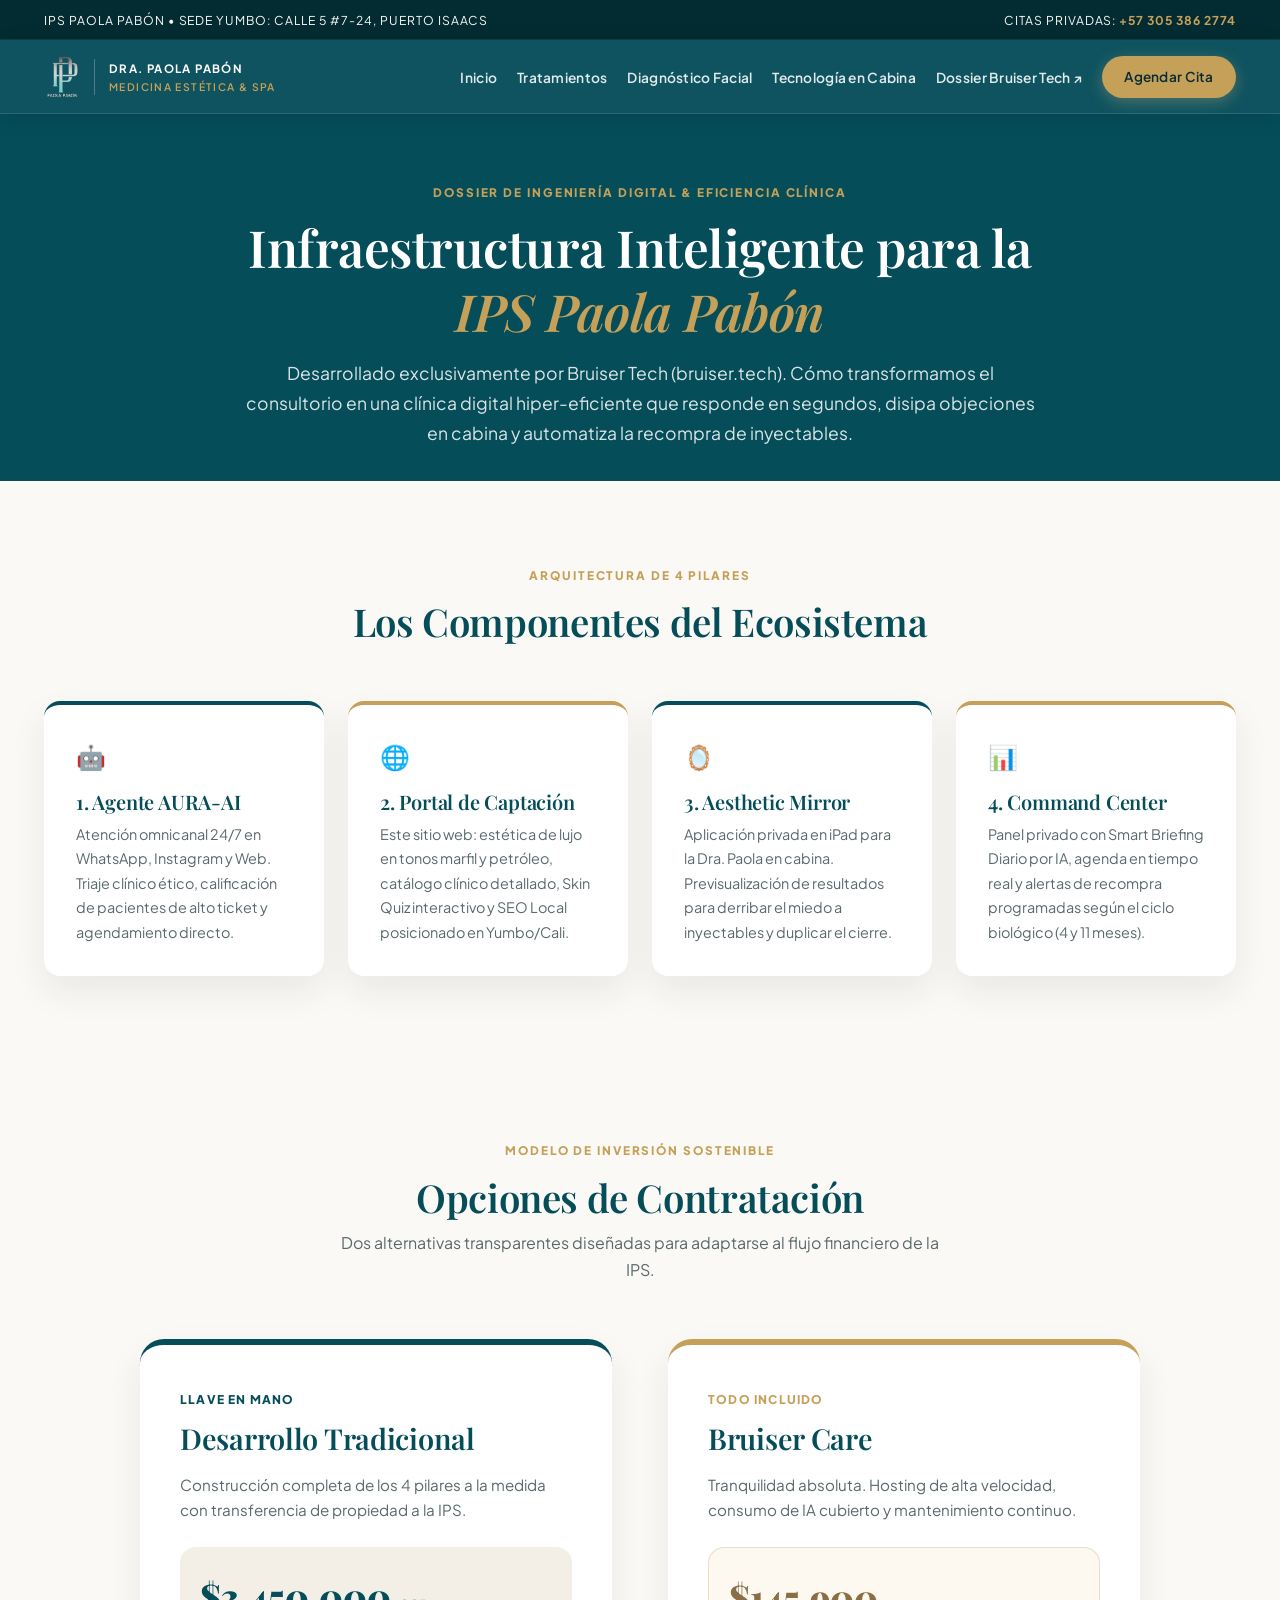
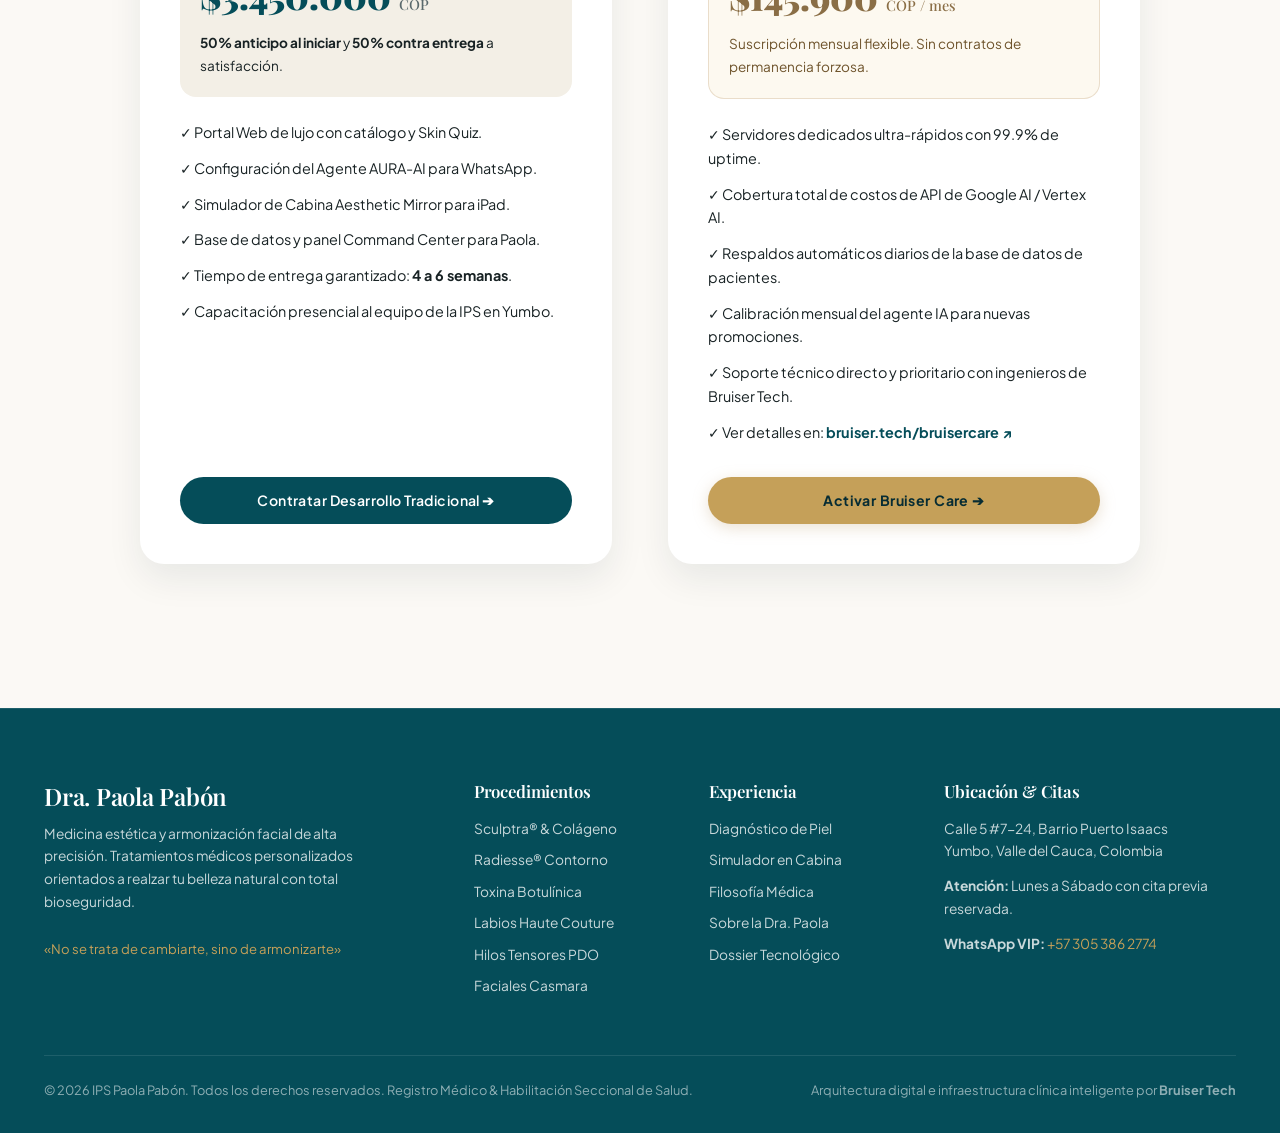
<file: propuesta-bruisertech.html>
<!DOCTYPE html>
<html lang="es">
<head>
  <meta charset="UTF-8">
  <meta name="viewport" content="width=device-width, initial-scale=1.0">
  <title>Dossier Bruiser Tech | Arquitectura Clínica Inteligente</title>
  <link rel="preconnect" href="https://fonts.googleapis.com">
  <link rel="preconnect" href="https://fonts.gstatic.com" crossorigin>
  <link href="https://fonts.googleapis.com/css2?family=Playfair+Display:ital,wght@0,500;0,600;0,700;1,400;1,600&family=Plus+Jakarta+Sans:wght@300;400;500;600;700&display=swap" rel="stylesheet">
  <link rel="stylesheet" href="./assets/css/clinic-luxury.css">
</head>
<body>
  
  <!-- TOP ANNOUNCEMENT BAR -->
  <div class="top-bar">
    <div class="container top-bar-inner">
      <div>
        <span>IPS PAOLA PABÓN • SEDE YUMBO: CALLE 5 #7-24, PUERTO ISAACS</span>
      </div>
      <div>
        <span>Citas Privadas: <a href="https://wa.me/573053862774?text=Hola%20Dra.%20Paola%20Pabón,%20deseo%20solicitar%20una%20cita%20de%20valoración" target="_blank">+57 305 386 2774</a></span>
      </div>
    </div>
  </div>

  <!-- MAIN NAVIGATION -->
  <header class="header-nav">
    <div class="container nav-container">
      <a href="index.html" class="brand-wrapper">
        <img src="assets/images/paola-pabon-solo-logo.png" alt="Dra. Paola Pabón">
        <div class="brand-tagline">
          <div>DRA. PAOLA PABÓN</div>
          <div style="font-size: 0.65rem; color: var(--color-accent-gold); font-weight: 600;">MEDICINA ESTÉTICA & SPA</div>
        </div>
      </a>

      <nav>
        <ul class="nav-menu">
          <li><a href="index.html" >Inicio</a></li>
          <li><a href="tratamientos.html" >Tratamientos</a></li>
          <li><a href="diagnostico-facial.html" >Diagnóstico Facial</a></li>
          <li><a href="experiencia-cabina.html" >Tecnología en Cabina</a></li>
          <li><a href="propuesta-bruisertech.html" class="nav-dossier-link">Dossier Bruiser Tech ↗</a></li>
          <li><a href="https://wa.me/573053862774?text=Hola%20Dra.%20Paola,%20deseo%20agendar%20una%20valoración" target="_blank" class="btn btn-gold" style="padding: 0.6rem 1.4rem; font-size: 0.85rem;">Agendar Cita</a></li>
        </ul>
      </nav>
    </div>
  </header>

  
  <section class="section" style="padding: 4rem 0 2rem; background: var(--color-primary); color: var(--color-white);">
    <div class="container" style="text-align: center; max-width: 850px; margin: 0 auto;">
      <span class="sub-badge" style="color: var(--color-accent-gold);">DOSSIER DE INGENIERÍA DIGITAL & EFICIENCIA CLÍNICA</span>
      <h1 style="font-size: clamp(2.2rem, 4vw, 3.4rem); margin-bottom: 1rem; color: var(--color-white);">
        Infraestructura Inteligente para la <i>IPS Paola Pabón</i>
      </h1>
      <p style="font-size: 1.1rem; color: rgba(255,255,255,0.85);">
        Desarrollado exclusivamente por Bruiser Tech (bruiser.tech). Cómo transformamos el consultorio en una clínica digital hiper-eficiente que responde en segundos, disipa objeciones en cabina y automatiza la recompra de inyectables.
      </p>
    </div>
  </section>

  <!-- LOS 4 PILARES TECNOLÓGICOS -->
  <section class="section">
    <div class="container">
      <div style="text-align: center; margin-bottom: 3.5rem;">
        <span class="sub-badge">ARQUITECTURA DE 4 PILARES</span>
        <h2 style="font-size: 2.4rem;">Los Componentes del Ecosistema</h2>
      </div>

      <div class="grid-4">
        <div style="background: var(--color-white); padding: 2rem; border-radius: var(--radius-md); box-shadow: var(--shadow-card); border-top: 4px solid var(--color-primary);">
          <div style="font-size: 1.5rem; margin-bottom: 0.75rem;">🤖</div>
          <h3 style="font-size: 1.25rem; margin-bottom: 0.5rem;">1. Agente AURA-AI</h3>
          <p style="font-size: 0.9rem;">Atención omnicanal 24/7 en WhatsApp, Instagram y Web. Triaje clínico ético, calificación de pacientes de alto ticket y agendamiento directo.</p>
        </div>

        <div style="background: var(--color-white); padding: 2rem; border-radius: var(--radius-md); box-shadow: var(--shadow-card); border-top: 4px solid var(--color-accent-gold);">
          <div style="font-size: 1.5rem; margin-bottom: 0.75rem;">🌐</div>
          <h3 style="font-size: 1.25rem; margin-bottom: 0.5rem;">2. Portal de Captación</h3>
          <p style="font-size: 0.9rem;">Este sitio web: estética de lujo en tonos marfil y petróleo, catálogo clínico detallado, Skin Quiz interactivo y SEO Local posicionado en Yumbo/Cali.</p>
        </div>

        <div style="background: var(--color-white); padding: 2rem; border-radius: var(--radius-md); box-shadow: var(--shadow-card); border-top: 4px solid var(--color-primary);">
          <div style="font-size: 1.5rem; margin-bottom: 0.75rem;">🪞</div>
          <h3 style="font-size: 1.25rem; margin-bottom: 0.5rem;">3. Aesthetic Mirror</h3>
          <p style="font-size: 0.9rem;">Aplicación privada en iPad para la Dra. Paola en cabina. Previsualización de resultados para derribar el miedo a inyectables y duplicar el cierre.</p>
        </div>

        <div style="background: var(--color-white); padding: 2rem; border-radius: var(--radius-md); box-shadow: var(--shadow-card); border-top: 4px solid var(--color-accent-gold);">
          <div style="font-size: 1.5rem; margin-bottom: 0.75rem;">📊</div>
          <h3 style="font-size: 1.25rem; margin-bottom: 0.5rem;">4. Command Center</h3>
          <p style="font-size: 0.9rem;">Panel privado con Smart Briefing Diario por IA, agenda en tiempo real y alertas de recompra programadas según el ciclo biológico (4 y 11 meses).</p>
        </div>
      </div>
    </div>
  </section>

  <!-- MODELOS DE INVERSIÓN (LOS 2 PLANES) -->
  <section class="section section-sand">
    <div class="container">
      <div style="text-align: center; margin-bottom: 3.5rem;">
        <span class="sub-badge">MODELO DE INVERSIÓN SOSTENIBLE</span>
        <h2 style="font-size: 2.4rem;">Opciones de Contratación</h2>
        <p style="max-width: 600px; margin: 0.5rem auto 0;">Dos alternativas transparentes diseñadas para adaptarse al flujo financiero de la IPS.</p>
      </div>

      <div class="grid-2" style="align-items: stretch; max-width: 1000px; margin: 0 auto 4rem;">
        
        <!-- PLAN 1 -->
        <div style="background: var(--color-white); border-radius: var(--radius-lg); padding: 2.5rem; box-shadow: var(--shadow-card); border-top: 6px solid var(--color-primary); display: flex; flex-direction: column; justify-content: space-between;">
          <div>
            <span style="font-size: 0.75rem; font-weight: 800; color: var(--color-primary); text-transform: uppercase; letter-spacing: 0.1em;">LLAVE EN MANO</span>
            <h3 style="font-size: 1.8rem; margin: 0.5rem 0 1rem;">Desarrollo Tradicional</h3>
            <p style="font-size: 0.95rem; margin-bottom: 1.5rem;">Construcción completa de los 4 pilares a la medida con transferencia de propiedad a la IPS.</p>
            <div style="background: var(--color-sand); padding: 1.25rem; border-radius: var(--radius-md); margin-bottom: 1.5rem;">
              <div style="font-size: 2.2rem; font-weight: 900; color: var(--color-primary); font-family: var(--font-serif);">$3.450.000 <span style="font-size: 0.9rem; font-weight: 500; color: var(--color-text-muted);">COP</span></div>
              <p style="font-size: 0.85rem; margin-top: 0.35rem; color: var(--color-text-dark);"><strong>50% anticipo al iniciar</strong> y <strong>50% contra entrega</strong> a satisfacción.</p>
            </div>
            <ul style="list-style: none; font-size: 0.9rem; display: flex; flex-direction: column; gap: 0.75rem; color: var(--color-text-dark);">
              <li>✓ Portal Web de lujo con catálogo y Skin Quiz.</li>
              <li>✓ Configuración del Agente AURA-AI para WhatsApp.</li>
              <li>✓ Simulador de Cabina Aesthetic Mirror para iPad.</li>
              <li>✓ Base de datos y panel Command Center para Paola.</li>
              <li>✓ Tiempo de entrega garantizado: <strong>4 a 6 semanas</strong>.</li>
              <li>✓ Capacitación presencial al equipo de la IPS en Yumbo.</li>
            </ul>
          </div>
          <div style="margin-top: 2rem;">
            <a href="https://wa.me/573053862774?text=Hola%20Bruiser%20Tech,%20deseo%20iniciar%20con%20el%20plan%20Desarrollo%20Tradicional%20para%20la%20IPS%20Paola%20Pabón" target="_blank" class="btn btn-primary-dark" style="width: 100%; text-align: center;">
              Contratar Desarrollo Tradicional ➔
            </a>
          </div>
        </div>

        <!-- PLAN 2 -->
        <div style="background: var(--color-white); border-radius: var(--radius-lg); padding: 2.5rem; box-shadow: var(--shadow-card); border-top: 6px solid var(--color-accent-gold); display: flex; flex-direction: column; justify-content: space-between;">
          <div>
            <span style="font-size: 0.75rem; font-weight: 800; color: var(--color-accent-gold); text-transform: uppercase; letter-spacing: 0.1em;">TODO INCLUIDO</span>
            <h3 style="font-size: 1.8rem; margin: 0.5rem 0 1rem;">Bruiser Care</h3>
            <p style="font-size: 0.95rem; margin-bottom: 1.5rem;">Tranquilidad absoluta. Hosting de alta velocidad, consumo de IA cubierto y mantenimiento continuo.</p>
            <div style="background: #FDF9F0; border: 1px solid var(--color-border); padding: 1.25rem; border-radius: var(--radius-md); margin-bottom: 1.5rem;">
              <div style="font-size: 2.2rem; font-weight: 900; color: #8A6E46; font-family: var(--font-serif);">$145.900 <span style="font-size: 0.9rem; font-weight: 500; color: #8A6E46;">COP / mes</span></div>
              <p style="font-size: 0.85rem; margin-top: 0.35rem; color: #6E532B;">Suscripción mensual flexible. Sin contratos de permanencia forzosa.</p>
            </div>
            <ul style="list-style: none; font-size: 0.9rem; display: flex; flex-direction: column; gap: 0.75rem; color: var(--color-text-dark);">
              <li>✓ Servidores dedicados ultra-rápidos con 99.9% de uptime.</li>
              <li>✓ Cobertura total de costos de API de Google AI / Vertex AI.</li>
              <li>✓ Respaldos automáticos diarios de la base de datos de pacientes.</li>
              <li>✓ Calibración mensual del agente IA para nuevas promociones.</li>
              <li>✓ Soporte técnico directo y prioritario con ingenieros de Bruiser Tech.</li>
              <li>✓ Ver detalles en: <a href="https://bruiser.tech/bruisercare" target="_blank" style="color:var(--color-primary); font-weight:700;">bruiser.tech/bruisercare ↗</a></li>
            </ul>
          </div>
          <div style="margin-top: 2rem;">
            <a href="https://wa.me/573053862774?text=Hola%20Bruiser%20Tech,%20deseo%20activar%20Bruiser%20Care%20para%20la%20IPS%20Paola%20Pabón" target="_blank" class="btn btn-gold" style="width: 100%; text-align: center;">
              Activar Bruiser Care ➔
            </a>
          </div>
        </div>

      </div>
    </div>
  </section>

  
  <!-- LUXURY FOOTER -->
  <footer class="footer-luxury">
    <div class="container">
      <div class="footer-grid">
        <div>
          <h3 style="font-family: var(--font-serif); font-size: 1.5rem; color: var(--color-white); margin-bottom: 0.75rem;">
            Dra. Paola Pabón
          </h3>
          <p style="margin-bottom: 1.5rem; max-width: 320px;">
            Medicina estética y armonización facial de alta precisión. Tratamientos médicos personalizados orientados a realzar tu belleza natural con total bioseguridad.
          </p>
          <div style="font-size: 0.82rem; color: var(--color-accent-gold);">
            «No se trata de cambiarte, sino de armonizarte»
          </div>
        </div>

        <div>
          <h4>Procedimientos</h4>
          <ul>
            <li><a href="tratamientos.html#sculptra">Sculptra® & Colágeno</a></li>
            <li><a href="tratamientos.html#radiesse">Radiesse® Contorno</a></li>
            <li><a href="tratamientos.html#botox">Toxina Botulínica</a></li>
            <li><a href="tratamientos.html#labios">Labios Haute Couture</a></li>
            <li><a href="tratamientos.html#hilos">Hilos Tensores PDO</a></li>
            <li><a href="tratamientos.html#casmara">Faciales Casmara</a></li>
          </ul>
        </div>

        <div>
          <h4>Experiencia</h4>
          <ul>
            <li><a href="diagnostico-facial.html">Diagnóstico de Piel</a></li>
            <li><a href="experiencia-cabina.html">Simulador en Cabina</a></li>
            <li><a href="index.html#filosofia">Filosofía Médica</a></li>
            <li><a href="index.html#doctora">Sobre la Dra. Paola</a></li>
            <li><a href="propuesta-bruisertech.html">Dossier Tecnológico</a></li>
          </ul>
        </div>

        <div>
          <h4>Ubicación & Citas</h4>
          <p>
            Calle 5 #7-24, Barrio Puerto Isaacs<br>
            Yumbo, Valle del Cauca, Colombia
          </p>
          <p style="margin-top: 0.75rem;">
            <strong>Atención:</strong> Lunes a Sábado con cita previa reservada.
          </p>
          <p style="margin-top: 0.75rem;">
            <strong>WhatsApp VIP:</strong> <a href="https://wa.me/573053862774" style="color:var(--color-accent-gold);">+57 305 386 2774</a>
          </p>
        </div>
      </div>

      <div class="footer-bottom">
        <div>
          © 2026 IPS Paola Pabón. Todos los derechos reservados. Registro Médico & Habilitación Seccional de Salud.
        </div>
        <div>
          Arquitectura digital e infraestructura clínica inteligente por <a href="https://bruiser.tech" target="_blank" style="font-weight:700;">Bruiser Tech</a>
        </div>
      </div>
    </div>
  </footer>

</body>
</html>
</file>
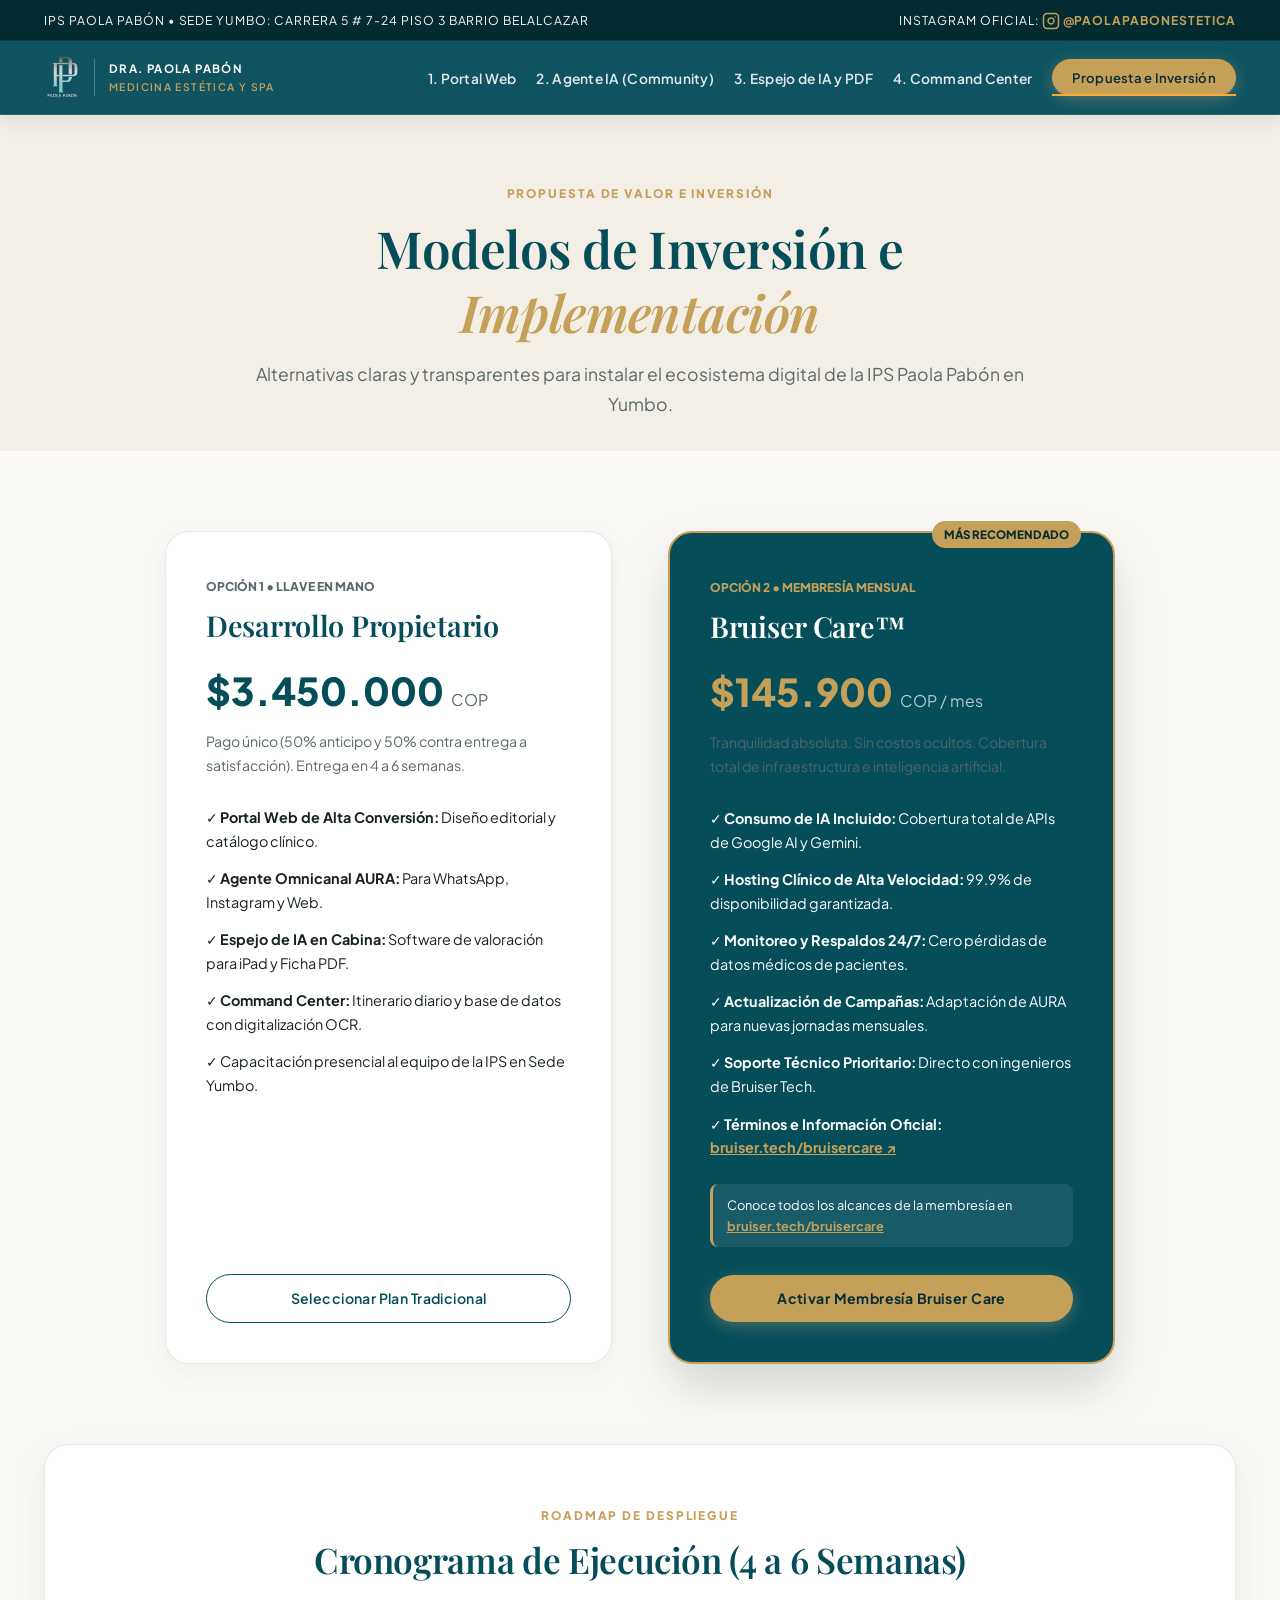
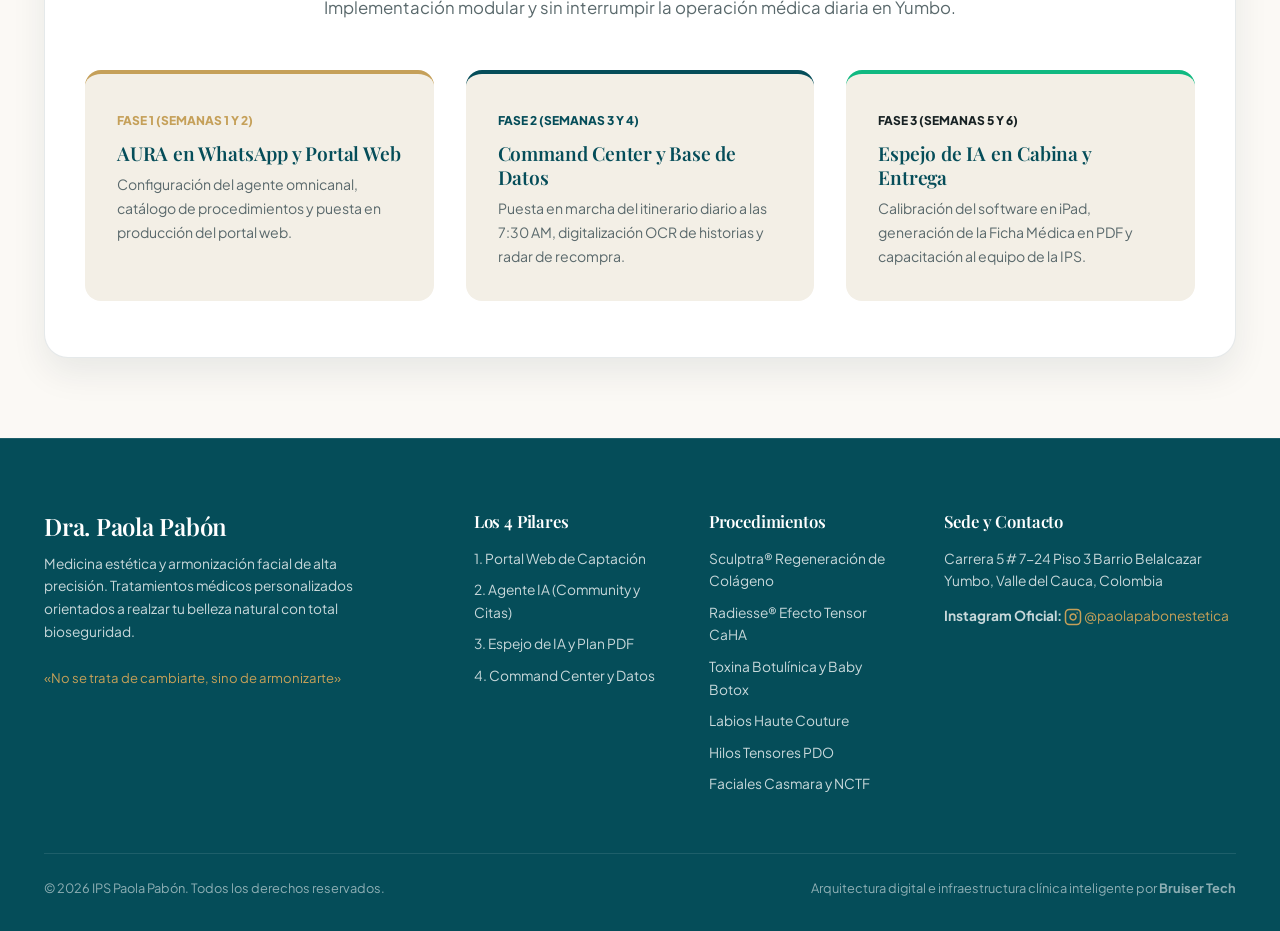
<file: propuesta-economica.html>
<!DOCTYPE html>
<html lang="es">
<head>
  <meta charset="UTF-8">
  <meta name="viewport" content="width=device-width, initial-scale=1.0">
  <link rel="preconnect" href="https://fonts.googleapis.com">
  <link rel="preconnect" href="https://fonts.gstatic.com" crossorigin>
  <link href="https://fonts.googleapis.com/css2?family=Playfair+Display:ital,wght@0,500;0,600;0,700;1,400;1,600&family=Plus+Jakarta+Sans:wght@300;400;500;600;700&display=swap" rel="stylesheet">
  <link rel="stylesheet" href="./assets/css/clinic-luxury.css">
  <title>Propuesta Comercial e Inversión | Bruiser Tech para Dra. Paola Pabón</title>
</head>
<body>

  <!-- BARRA DE ANUNCIOS SUPERIOR -->
  <div class="top-bar">
    <div class="container top-bar-inner">
      <div>
        <span>IPS PAOLA PABÓN • SEDE YUMBO: CARRERA 5 # 7-24 PISO 3 BARRIO BELALCAZAR</span>
      </div>
      <div>
        <span>Instagram Oficial: <a href="https://www.instagram.com/paolapabonestetica/" target="_blank"><svg width="18" height="18" viewBox="0 0 24 24" fill="none" stroke="currentColor" stroke-width="2" stroke-linecap="round" stroke-linejoin="round" style="vertical-align: middle;"><rect x="2" y="2" width="20" height="20" rx="5" ry="5"></rect><path d="M16 11.37A4 4 0 1 1 12.63 8 4 4 0 0 1 16 11.37z"></path><line x1="17.5" y1="6.5" x2="17.51" y2="6.5"></line></svg> @paolapabonestetica</a></span>
      </div>
    </div>
  </div>

  <!-- NAVEGACIÓN PRINCIPAL -->
  <header class="header-nav">
    <div class="container nav-container">
      <a href="index.html" class="brand-wrapper">
        <img src="assets/images/paola-pabon-solo-logo.png" alt="Dra. Paola Pabón">
        <div class="brand-tagline">
          <div>DRA. PAOLA PABÓN</div>
          <div style="font-size: 0.65rem; color: var(--color-accent-gold); font-weight: 600;">MEDICINA ESTÉTICA Y SPA</div>
        </div>
      </a>

      <button class="mobile-menu-btn" onclick="document.querySelector('.nav-menu').classList.toggle('open')" aria-label="Abrir Menú">
        <svg width="24" height="24" viewBox="0 0 24 24" fill="none" stroke="currentColor" stroke-width="2" stroke-linecap="round" stroke-linejoin="round"><line x1="3" y1="12" x2="21" y2="12"></line><line x1="3" y1="6" x2="21" y2="6"></line><line x1="3" y1="18" x2="21" y2="18"></line></svg>
      </button>

      <nav>
        <ul class="nav-menu">
          <li><a href="index.html">1. Portal Web</a></li>
          <li><a href="pilar-2-agente-ia.html">2. Agente IA (Community)</a></li>
          <li><a href="pilar-3-espejo-ia.html">3. Espejo de IA y PDF</a></li>
          <li><a href="pilar-4-command-center.html">4. Command Center</a></li>
          <li><a href="propuesta-economica.html" class="btn btn-gold active" style="padding: 0.5rem 1.25rem; font-size: 0.82rem;">Propuesta e Inversión</a></li>
        </ul>
      </nav>
    </div>
  </header>

  <section class="section" style="padding: 4rem 0 2rem; background: var(--color-sand);">
    <div class="container" style="text-align: center; max-width: 850px; margin: 0 auto;">
      <span class="sub-badge">PROPUESTA DE VALOR E INVERSIÓN</span>
      <h1 style="font-size: clamp(2.2rem, 4vw, 3.4rem); margin-bottom: 1rem;">
        Modelos de Inversión e <i>Implementación</i>
      </h1>
      <p style="font-size: 1.1rem;">
        Alternativas claras y transparentes para instalar el ecosistema digital de la IPS Paola Pabón en Yumbo.
      </p>
    </div>
  </section>

  <section class="section">
    <div class="container">
      
      <div class="grid-2" style="max-width: 950px; margin: 0 auto 5rem; align-items: stretch;">
        
        <!-- PLAN 1: DESARROLLO TRADICIONAL -->
        <div style="background: white; border-radius: var(--radius-lg); padding: 2.5rem; box-shadow: var(--shadow-subtle); border: 1px solid var(--color-border-subtle); display: flex; flex-direction: column; justify-content: space-between;">
          <div>
            <span style="font-size: 0.75rem; font-weight: 800; color: var(--color-text-muted); text-transform: uppercase;">OPCIÓN 1 • LLAVE EN MANO</span>
            <h2 style="font-size: 1.8rem; margin: 0.5rem 0 1rem; color: var(--color-primary);">Desarrollo Propietario</h2>
            <div style="font-size: 2.4rem; font-weight: 800; color: var(--color-primary); margin-bottom: 0.5rem;">
              $3.450.000 <span style="font-size: 1rem; font-weight: 400; color: var(--color-text-muted);">COP</span>
            </div>
            <p style="font-size: 0.88rem; color: var(--color-text-muted); margin-bottom: 1.75rem;">Pago único (50% anticipo y 50% contra entrega a satisfacción). Entrega en 4 a 6 semanas.</p>

            <ul style="list-style: none; display: flex; flex-direction: column; gap: 0.85rem; font-size: 0.9rem; color: var(--color-text-dark); margin-bottom: 2rem;">
              <li>✓ <strong>Portal Web de Alta Conversión:</strong> Diseño editorial y catálogo clínico.</li>
              <li>✓ <strong>Agente Omnicanal AURA:</strong> Para WhatsApp, Instagram y Web.</li>
              <li>✓ <strong>Espejo de IA en Cabina:</strong> Software de valoración para iPad y Ficha PDF.</li>
              <li>✓ <strong>Command Center:</strong> Itinerario diario y base de datos con digitalización OCR.</li>
              <li>✓ Capacitación presencial al equipo de la IPS en Sede Yumbo.</li>
            </ul>
          </div>

          <a href="https://wa.me/573053862774?text=Hola%20Bruiser%20Tech,%20deseo%20iniciar%20el%20Plan%20de%20Desarrollo%20Propietario%20para%20la%20IPS%20Paola%20Pabón" target="_blank" class="btn btn-outline" style="width: 100%; text-align: center;">
            Seleccionar Plan Tradicional
          </a>
        </div>

        <!-- PLAN 2: BRUISER CARE (DESTACADO) -->
        <div style="background: var(--color-primary); color: white; border-radius: var(--radius-lg); padding: 2.5rem; box-shadow: var(--shadow-lift); border: 2px solid var(--color-accent-gold); display: flex; flex-direction: column; justify-content: space-between; position: relative;">
          
          <div style="position: absolute; top: -12px; right: 2rem; background: var(--color-accent-gold); color: #072C33; font-size: 0.72rem; font-weight: 800; padding: 0.25rem 0.75rem; border-radius: 9999px; text-transform: uppercase;">
            MÁS RECOMENDADO
          </div>

          <div>
            <span style="font-size: 0.75rem; font-weight: 800; color: var(--color-accent-gold); text-transform: uppercase;">OPCIÓN 2 • MEMBRESÍA MENSUAL</span>
            <h2 style="font-size: 1.8rem; margin: 0.5rem 0 1rem; color: white;">Bruiser Care™</h2>
            <div style="font-size: 2.4rem; font-weight: 800; color: var(--color-accent-gold); margin-bottom: 0.5rem;">
              $145.900 <span style="font-size: 1rem; font-weight: 400; color: rgba(255,255,255,0.7);">COP / mes</span>
            </div>
            <p style="font-size: 0.88rem; opacity: 0.85; margin-bottom: 1.75rem;">Tranquilidad absoluta. Sin costos ocultos. Cobertura total de infraestructura e inteligencia artificial.</p>

            <ul style="list-style: none; display: flex; flex-direction: column; gap: 0.85rem; font-size: 0.9rem; margin-bottom: 1.5rem;">
              <li>✓ <strong>Consumo de IA Incluido:</strong> Cobertura total de APIs de Google AI y Gemini.</li>
              <li>✓ <strong>Hosting Clínico de Alta Velocidad:</strong> 99.9% de disponibilidad garantizada.</li>
              <li>✓ <strong>Monitoreo y Respaldos 24/7:</strong> Cero pérdidas de datos médicos de pacientes.</li>
              <li>✓ <strong>Actualización de Campañas:</strong> Adaptación de AURA para nuevas jornadas mensuales.</li>
              <li>✓ <strong>Soporte Técnico Prioritario:</strong> Directo con ingenieros de Bruiser Tech.</li>
              <li>✓ <strong>Términos e Información Oficial:</strong> <a href="https://bruiser.tech/bruisercare" target="_blank" style="color: var(--color-accent-gold); text-decoration: underline; font-weight: 700;">bruiser.tech/bruisercare ↗</a></li>
            </ul>

            <div style="font-size: 0.8rem; margin-bottom: 1.75rem; background: rgba(255,255,255,0.08); padding: 0.65rem 0.85rem; border-radius: var(--radius-sm); border-left: 3px solid var(--color-accent-gold);">
              Conoce todos los alcances de la membresía en <a href="https://bruiser.tech/bruisercare" target="_blank" style="color: var(--color-accent-gold); font-weight: 700; text-decoration: underline;">bruiser.tech/bruisercare</a>
            </div>
          </div>

          <a href="https://wa.me/573053862774?text=Hola%20Bruiser%20Tech,%20deseo%20activar%20Bruiser%20Care%20para%20la%20IPS%20Paola%20Pabón" target="_blank" class="btn btn-gold" style="width: 100%; text-align: center;">
            Activar Membresía Bruiser Care
          </a>
        </div>

      </div>

      <!-- CRONOGRAMA DE TRABAJO (ROADMAP) -->
      <div style="background: white; border-radius: var(--radius-lg); padding: 3.5rem 2.5rem; box-shadow: var(--shadow-card); border: 1px solid var(--color-border-subtle);">
        <div style="text-align: center; max-width: 750px; margin: 0 auto 3rem;">
          <span class="sub-badge">ROADMAP DE DESPLIEGUE</span>
          <h2 style="font-size: 2.2rem; margin-bottom: 0.75rem;">Cronograma de Ejecución (4 a 6 Semanas)</h2>
          <p style="font-size: 1.05rem;">Implementación modular y sin interrumpir la operación médica diaria en Yumbo.</p>
        </div>

        <div class="grid-3">
          <div style="background: var(--color-sand); padding: 2rem; border-radius: var(--radius-md); border-top: 4px solid var(--color-accent-gold);">
            <span style="font-size: 0.75rem; font-weight: 800; color: var(--color-accent-gold);">FASE 1 (SEMANAS 1 Y 2)</span>
            <h3 style="font-size: 1.2rem; margin: 0.5rem 0;">AURA en WhatsApp y Portal Web</h3>
            <p style="font-size: 0.88rem; color: var(--color-text-muted);">Configuración del agente omnicanal, catálogo de procedimientos y puesta en producción del portal web.</p>
          </div>

          <div style="background: var(--color-sand); padding: 2rem; border-radius: var(--radius-md); border-top: 4px solid var(--color-primary);">
            <span style="font-size: 0.75rem; font-weight: 800; color: var(--color-primary);">FASE 2 (SEMANAS 3 Y 4)</span>
            <h3 style="font-size: 1.2rem; margin: 0.5rem 0;">Command Center y Base de Datos</h3>
            <p style="font-size: 0.88rem; color: var(--color-text-muted);">Puesta en marcha del itinerario diario a las 7:30 AM, digitalización OCR de historias y radar de recompra.</p>
          </div>

          <div style="background: var(--color-sand); padding: 2rem; border-radius: var(--radius-md); border-top: 4px solid #10B981;">
            <span style="font-size: 0.75rem; font-weight: 800; color: #10B981);">FASE 3 (SEMANAS 5 Y 6)</span>
            <h3 style="font-size: 1.2rem; margin: 0.5rem 0;">Espejo de IA en Cabina y Entrega</h3>
            <p style="font-size: 0.88rem; color: var(--color-text-muted);">Calibración del software en iPad, generación de la Ficha Médica en PDF y capacitación al equipo de la IPS.</p>
          </div>
        </div>
      </div>

    </div>
  </section>

  <!-- PIE DE PÁGINA CLÍNICO DE LUJO -->
  <footer class="footer-luxury">
    <div class="container">
      <div class="footer-grid">
        <div>
          <h3 style="font-family: var(--font-serif); font-size: 1.5rem; color: var(--color-white); margin-bottom: 0.75rem;">
            Dra. Paola Pabón
          </h3>
          <p style="margin-bottom: 1.5rem; max-width: 320px;">
            Medicina estética y armonización facial de alta precisión. Tratamientos médicos personalizados orientados a realzar tu belleza natural con total bioseguridad.
          </p>
          <div style="font-size: 0.82rem; color: var(--color-accent-gold);">
            «No se trata de cambiarte, sino de armonizarte»
          </div>
        </div>

        <div>
          <h4>Los 4 Pilares</h4>
          <ul>
            <li><a href="index.html">1. Portal Web de Captación</a></li>
            <li><a href="pilar-2-agente-ia.html">2. Agente IA (Community y Citas)</a></li>
            <li><a href="pilar-3-espejo-ia.html">3. Espejo de IA y Plan PDF</a></li>
            <li><a href="pilar-4-command-center.html">4. Command Center y Datos</a></li>
          </ul>
        </div>

        <div>
          <h4>Procedimientos</h4>
          <ul>
            <li>Sculptra® Regeneración de Colágeno</li>
            <li>Radiesse® Efecto Tensor CaHA</li>
            <li>Toxina Botulínica y Baby Botox</li>
            <li>Labios Haute Couture</li>
            <li>Hilos Tensores PDO</li>
            <li>Faciales Casmara y NCTF</li>
          </ul>
        </div>

        <div>
          <h4>Sede y Contacto</h4>
          <p>
            Carrera 5 # 7-24 Piso 3 Barrio Belalcazar<br>
            Yumbo, Valle del Cauca, Colombia
          </p>
          <p style="margin-top: 0.75rem;">
            <strong>Instagram Oficial:</strong> <a href="https://www.instagram.com/paolapabonestetica/" target="_blank" style="color:var(--color-accent-gold);"><svg width="18" height="18" viewBox="0 0 24 24" fill="none" stroke="currentColor" stroke-width="2" stroke-linecap="round" stroke-linejoin="round" style="vertical-align: middle;"><rect x="2" y="2" width="20" height="20" rx="5" ry="5"></rect><path d="M16 11.37A4 4 0 1 1 12.63 8 4 4 0 0 1 16 11.37z"></path><line x1="17.5" y1="6.5" x2="17.51" y2="6.5"></line></svg> @paolapabonestetica</a>
          </p>
        </div>
      </div>

      <div class="footer-bottom">
        <div>
          © 2026 IPS Paola Pabón. Todos los derechos reservados.
        </div>
        <div>
          Arquitectura digital e infraestructura clínica inteligente por <a href="https://bruiser.tech" target="_blank" style="font-weight:700;">Bruiser Tech</a>
        </div>
      </div>
    </div>
  </footer>

</body>
</html>
</file>
<file: assets/css/clinic-luxury.css>
/* ==========================================================================
   PAOLA PABÓN IPS • MEDICINA ESTÉTICA Y SPA DE ALTA GAMA
   ARQUITECTURA DIGITAL Y SISTEMA DE DISEÑO • BRUISER TECH
   ========================================================================== */

:root {
  /* PALETA CORPORATIVA DE LUJO */
  --color-petrol-dark: #032B32;     /* Petróleo Nocturno */
  --color-primary: #054D59;          /* Azul Petróleo Profundo Oficial */
  --color-primary-light: #0B6B7B;    /* Cerceta Luminoso */
  --color-accent-gold: #C5A059;      /* Dorado Champagne */
  --color-accent-gold-hover: #D8B46E;
  --color-accent-coral: #FF4B72;     /* Acento Coral Sensorial */
  --color-accent-amber: #FFA834;     /* Ámbar Cálido */
  
  --color-warm-ivory: #FBF9F5;       /* Marfil Alabastro */
  --color-sand: #F3EFE6;             /* Arena Suave */
  --color-white: #FFFFFF;
  --color-text-dark: #182224;        /* Carbón Profundo */
  --color-text-muted: #5A696C;       /* Gris Clínico */
  
  --color-border: rgba(197, 168, 128, 0.35);
  --color-border-subtle: rgba(7, 44, 51, 0.1);
  --color-border-light: rgba(255, 255, 255, 0.15);

  --font-serif: 'Playfair Display', Georgia, serif;
  --font-sans: 'Plus Jakarta Sans', -apple-system, BlinkMacSystemFont, 'Segoe UI', Roboto, sans-serif;

  --shadow-subtle: 0 8px 25px rgba(7, 44, 51, 0.05);
  --shadow-card: 0 15px 35px rgba(7, 44, 51, 0.08);
  --shadow-lift: 0 25px 50px rgba(7, 44, 51, 0.16);
  --shadow-glow: 0 0 35px rgba(197, 168, 128, 0.25);

  --radius-sm: 8px;
  --radius-md: 16px;
  --radius-lg: 24px;
  --radius-xl: 32px;
  --radius-full: 9999px;
}

*, *::before, *::after {
  box-sizing: border-box;
  margin: 0;
  padding: 0;
}

html {
  scroll-behavior: smooth;
  font-size: 16px;
}

body {
  background-color: var(--color-warm-ivory);
  color: var(--color-text-dark);
  font-family: var(--font-sans);
  line-height: 1.65;
  -webkit-font-smoothing: antialiased;
  overflow-x: hidden;
}

/* TIPOGRAFÍA */
h1, h2, h3, h4, .serif {
  font-family: var(--font-serif);
  font-weight: 600;
  line-height: 1.25;
  color: var(--color-primary);
  letter-spacing: -0.01em;
}

h1 i, h2 i, h3 i {
  font-family: var(--font-serif);
  font-style: italic;
  color: var(--color-accent-gold);
}

p {
  color: var(--color-text-muted);
  font-size: 1rem;
  line-height: 1.7;
}

a {
  color: inherit;
  text-decoration: none;
  transition: all 0.25s ease;
}

/* CONTENEDOR */
.container {
  width: 100%;
  max-width: 1240px;
  margin: 0 auto;
  padding: 0 1.5rem;
}

.section {
  padding: 5rem 0;
  position: relative;
}

/* TOP ANNOUNCEMENT BAR */
.top-bar {
  background-color: var(--color-petrol-dark);
  color: var(--color-warm-ivory);
  padding: 0.6rem 0;
  font-size: 0.76rem;
  letter-spacing: 0.08em;
  text-transform: uppercase;
  border-bottom: 1px solid rgba(255, 255, 255, 0.08);
}
.top-bar-inner {
  display: flex;
  justify-content: space-between;
  align-items: center;
  flex-wrap: wrap;
  gap: 0.5rem;
}
.top-bar a {
  color: var(--color-accent-gold);
  font-weight: 700;
}
.top-bar a:hover {
  color: var(--color-accent-gold-hover);
  text-decoration: underline;
}

/* NAVEGACIÓN PRINCIPAL (PETRÓLEO ELEGANTE) */
.header-nav {
  position: sticky;
  top: 0;
  z-index: 1000;
  background-color: rgba(5, 77, 89, 0.96);
  backdrop-filter: blur(14px);
  border-bottom: 1px solid rgba(255, 255, 255, 0.12);
  padding: 0.85rem 0;
  box-shadow: 0 4px 20px rgba(0, 0, 0, 0.1);
}

.nav-container {
  display: flex;
  justify-content: space-between;
  align-items: center;
}

.brand-wrapper {
  display: flex;
  align-items: center;
  gap: 0.85rem;
  text-decoration: none;
}
.brand-wrapper img {
  height: 42px;
  width: auto;
  display: block;
  object-fit: contain;
}
.brand-tagline {
  border-left: 1px solid rgba(255, 255, 255, 0.25);
  padding-left: 0.85rem;
  font-size: 0.72rem;
  letter-spacing: 0.12em;
  text-transform: uppercase;
  color: white;
  font-weight: 700;
  display: flex;
  flex-direction: column;
}

.nav-menu {
  display: flex;
  gap: 1.25rem;
  list-style: none;
  align-items: center;
}

.nav-menu a {
  font-size: 0.86rem;
  font-weight: 600;
  color: rgba(255, 255, 255, 0.88);
  letter-spacing: 0.02em;
  position: relative;
  padding: 0.35rem 0;
}
.nav-menu a:hover, .nav-menu a.active {
  color: var(--color-accent-amber);
}
.nav-menu a.active::after {
  content: '';
  position: absolute;
  bottom: 0;
  left: 0;
  width: 100%;
  height: 2px;
  background-color: var(--color-accent-amber);
}

/* BOTONES */
.btn {
  display: inline-flex;
  align-items: center;
  justify-content: center;
  gap: 0.5rem;
  padding: 0.75rem 1.6rem;
  font-size: 0.88rem;
  font-weight: 600;
  letter-spacing: 0.03em;
  border-radius: var(--radius-full);
  cursor: pointer;
  transition: all 0.3s ease;
  border: none;
  text-decoration: none;
}

.btn-gold {
  background: var(--color-accent-gold);
  color: #072C33 !important;
  font-weight: 700;
  box-shadow: 0 4px 15px rgba(197, 168, 128, 0.35);
}
.btn-gold:hover {
  background: var(--color-accent-gold-hover);
  transform: translateY(-2px);
  box-shadow: 0 6px 20px rgba(197, 168, 128, 0.45);
}

.btn-primary-dark {
  background: var(--color-primary);
  color: var(--color-white) !important;
}
.btn-primary-dark:hover {
  background: var(--color-primary-light);
  transform: translateY(-2px);
}

.btn-outline {
  background: transparent;
  color: var(--color-primary);
  border: 1.5px solid var(--color-primary);
}
.btn-outline:hover {
  background: var(--color-primary);
  color: var(--color-white);
}

/* ETIQUETAS Y BADGES */
.sub-badge {
  display: inline-block;
  font-size: 0.74rem;
  letter-spacing: 0.16em;
  text-transform: uppercase;
  font-weight: 800;
  color: var(--color-accent-gold);
  margin-bottom: 0.75rem;
}

/* REJILLAS GLOBALES */
.grid-2 {
  display: grid;
  grid-template-columns: 1fr 1fr;
  gap: 3.5rem;
  align-items: center;
}
.grid-3 {
  display: grid;
  grid-template-columns: repeat(auto-fit, minmax(320px, 1fr));
  gap: 2rem;
}
.grid-4 {
  display: grid;
  grid-template-columns: repeat(auto-fit, minmax(250px, 1fr));
  gap: 1.5rem;
}

/* HERO SECTION (PORTADA) */
.hero-section {
  padding: 4.5rem 0 3.5rem;
  background: linear-gradient(180deg, #FBF9F5 0%, #F3EFE6 100%);
  position: relative;
}
.hero-grid {
  display: grid;
  grid-template-columns: 1.15fr 0.85fr;
  gap: 3.5rem;
  align-items: center;
}
.hero-image-wrapper {
  position: relative;
  border-radius: var(--radius-lg);
  overflow: hidden;
  box-shadow: var(--shadow-lift);
  border: 3px solid rgba(197, 168, 128, 0.35);
}

/* TARJETAS DE PILARES (CARD) */
.card {
  background: var(--color-white);
  border-radius: var(--radius-md);
  padding: 2rem;
  box-shadow: var(--shadow-card);
  border: 1px solid var(--color-border-subtle);
  transition: transform 0.3s ease, box-shadow 0.3s ease;
  display: block;
}
.card:hover {
  transform: translateY(-5px);
  box-shadow: var(--shadow-lift);
}

/* CATÁLOGO DE TRATAMIENTOS */
.treatment-card {
  background: var(--color-white);
  border-radius: var(--radius-md);
  overflow: hidden;
  box-shadow: var(--shadow-card);
  border: 1px solid var(--color-border-subtle);
  transition: transform 0.3s ease;
  display: flex;
  flex-direction: column;
}
.treatment-card:hover {
  transform: translateY(-5px);
}
.treatment-card-img {
  height: 220px;
  width: 100%;
  object-fit: cover;
  display: block;
}
.treatment-card-body {
  padding: 1.75rem;
  flex: 1;
  display: flex;
  flex-direction: column;
  justify-content: space-between;
}
.treatment-tag {
  display: inline-block;
  font-size: 0.72rem;
  letter-spacing: 0.1em;
  text-transform: uppercase;
  color: var(--color-accent-gold);
  font-weight: 800;
  margin-bottom: 0.35rem;
}

/* PILAR 2: CHATBOT SIMULATOR */
.chat-sim-wrapper {
  display: grid;
  grid-template-columns: 1fr 1.1fr;
  gap: 3rem;
  align-items: start;
}
.chat-sim-info {
  background: var(--color-primary);
  border-radius: var(--radius-lg);
  padding: 2.5rem;
  color: white;
  box-shadow: var(--shadow-lift);
}
.btn-chat-prompt {
  display: block;
  width: 100%;
  text-align: left;
  background: rgba(255, 255, 255, 0.08);
  border: 1px solid rgba(255, 255, 255, 0.15);
  border-radius: var(--radius-md);
  padding: 1rem 1.25rem;
  color: white;
  margin-bottom: 1rem;
  cursor: pointer;
  transition: all 0.2s ease;
}
.btn-chat-prompt:hover {
  background: rgba(197, 168, 128, 0.2);
  border-color: var(--color-accent-gold);
  transform: translateX(4px);
}
.phone-frame {
  background: #111B21;
  border: 12px solid #232D36;
  border-radius: 2.5rem;
  overflow: hidden;
  box-shadow: var(--shadow-lift);
  max-width: 420px;
  margin: 0 auto;
}
.phone-header {
  background: #202C33;
  padding: 0.9rem 1.25rem;
  display: flex;
  align-items: center;
  gap: 0.85rem;
  color: #E9EDEF;
  border-bottom: 1px solid rgba(255, 255, 255, 0.06);
}
.avatar-circle {
  width: 42px;
  height: 42px;
  border-radius: 50%;
  background: #00A884;
  color: white;
  font-weight: 700;
  display: flex;
  align-items: center;
  justify-content: center;
  font-size: 0.95rem;
}
.phone-body {
  height: 420px;
  overflow-y: auto;
  padding: 1.25rem;
  background-color: #0B141A;
  background-image: radial-gradient(#1B2730 1px, transparent 1px);
  background-size: 16px 16px;
  display: flex;
  flex-direction: column;
  gap: 0.85rem;
}
.bubble {
  max-width: 84%;
  padding: 0.75rem 1rem;
  border-radius: 0.85rem;
  font-size: 0.86rem;
  line-height: 1.5;
}
.bubble-user {
  background: #005C4B;
  color: #E9EDEF;
  align-self: flex-end;
  border-bottom-right-radius: 0.2rem;
}
.bubble-bot {
  background: #202C33;
  color: #E9EDEF;
  align-self: flex-start;
  border-bottom-left-radius: 0.2rem;
  border: 1px solid rgba(255, 255, 255, 0.05);
}
.phone-footer {
  background: #202C33;
  padding: 0.75rem 1rem;
  display: flex;
  gap: 0.6rem;
  align-items: center;
}
.phone-footer input {
  flex: 1;
  background: #2A3942;
  border: none;
  border-radius: var(--radius-full);
  padding: 0.65rem 1.15rem;
  color: white;
  font-size: 0.86rem;
  outline: none;
}
.phone-footer button {
  background: #00A884;
  border: none;
  border-radius: 50%;
  width: 38px;
  height: 38px;
  color: white;
  cursor: pointer;
  display: flex;
  align-items: center;
  justify-content: center;
  transition: transform 0.2s;
}
.phone-footer button:hover {
  transform: scale(1.05);
}

/* PIE DE PÁGINA CLÍNICO DE LUJO */
.footer-luxury {
  background-color: var(--color-primary);
  color: var(--color-white);
  padding: 4.5rem 0 2rem;
  border-top: 1px solid rgba(255, 255, 255, 0.1);
}
.footer-grid {
  display: grid;
  grid-template-columns: 2fr 1fr 1fr 1.5fr;
  gap: 2.5rem;
  margin-bottom: 3rem;
}
.footer-luxury h4 {
  color: var(--color-white);
  font-size: 1.05rem;
  margin-bottom: 1rem;
}
.footer-luxury p, .footer-luxury li {
  font-size: 0.86rem;
  color: rgba(255, 255, 255, 0.78);
  line-height: 1.65;
}
.footer-luxury ul { list-style: none; }
.footer-luxury ul li { margin-bottom: 0.55rem; }
.footer-luxury a:hover { color: var(--color-accent-amber); }
.footer-bottom {
  border-top: 1px solid rgba(255, 255, 255, 0.1);
  padding-top: 1.5rem;
  display: flex;
  justify-content: space-between;
  align-items: center;
  font-size: 0.8rem;
  color: rgba(255, 255, 255, 0.55);
  flex-wrap: wrap;
  gap: 0.75rem;
}

/* RESPONSIVE */
@media (max-width: 950px) {
  .hero-grid { grid-template-columns: 1fr; gap: 2.5rem; }
  .grid-2 { grid-template-columns: 1fr; gap: 2.5rem; }
  .chat-sim-wrapper { grid-template-columns: 1fr; }
  .footer-grid { grid-template-columns: 1fr 1fr; }
  .nav-menu { gap: 0.85rem; }
}
/* BURGER MENU FOR MOBILE */
.mobile-menu-btn {
  display: none;
  background: transparent;
  border: none;
  color: white;
  font-size: 1.5rem;
  cursor: pointer;
  padding: 0.5rem;
  align-items: center;
  justify-content: center;
}

@media (max-width: 768px) {
  .mobile-menu-btn {
    display: flex;
  }

  .nav-menu {
    display: none;
    flex-direction: column;
    position: absolute;
    top: 100%;
    left: 0;
    right: 0;
    background-color: rgba(5, 77, 89, 0.98);
    backdrop-filter: blur(14px);
    padding: 1.5rem;
    gap: 1rem;
    border-bottom: 1px solid rgba(255, 255, 255, 0.15);
    box-shadow: 0 10px 30px rgba(0, 0, 0, 0.2);
  }

  .nav-menu.open {
    display: flex;
  }

  .nav-menu a {
    font-size: 1rem;
    padding: 0.5rem 0;
    width: 100%;
    text-align: center;
  }

  .footer-grid { grid-template-columns: 1fr; }
  .section { padding: 3.5rem 0; }
}

/* ==========================================================================
   PILAR 3: IPAD PRO AESTHETIC MIRROR
   ========================================================================== */
.ipad-frame {
  background: #111819;
  border: 14px solid #232B2D;
  border-radius: 2.5rem;
  box-shadow: var(--shadow-lift);
  overflow: hidden;
  margin-bottom: 4rem;
}
.ipad-topbar {
  background: #1A2426;
  padding: 0.75rem 1.5rem;
  display: flex;
  justify-content: space-between;
  align-items: center;
  color: rgba(255,255,255,0.7);
  font-size: 0.75rem;
  border-bottom: 1px solid rgba(255,255,255,0.08);
}
.ipad-content {
  background: #0B1214;
  display: grid;
  grid-template-columns: 1fr 1.25fr;
  min-height: 540px;
}
@media (max-width: 900px) {
  .ipad-content { grid-template-columns: 1fr; }
}
.ipad-sidebar {
  background: #121C1E;
  padding: 2rem;
  border-right: 1px solid rgba(255,255,255,0.08);
  color: white;
  display: flex;
  flex-direction: column;
  justify-content: space-between;
}
.ipad-viewport {
  padding: 2rem;
  display: flex;
  flex-direction: column;
  align-items: center;
  justify-content: center;
  position: relative;
}
.app-input {
  width: 100%;
  background: #1A2628;
  border: 1px solid rgba(255,255,255,0.12);
  border-radius: 8px;
  padding: 0.6rem 0.85rem;
  color: white;
  font-size: 0.85rem;
  outline: none;
  margin-bottom: 1rem;
}
.phase-tab-btn {
  padding: 0.5rem 0.85rem;
  font-size: 0.75rem;
  font-weight: 700;
  border-radius: 9999px;
  cursor: pointer;
  border: 1px solid rgba(255,255,255,0.2);
  background: transparent;
  color: white;
  transition: all 0.2s;
}
.phase-tab-btn.active {
  background: var(--color-accent-gold);
  border-color: var(--color-accent-gold);
  color: #072C33;
}
.mesh-overlay {
  position: absolute;
  inset: 0;
  pointer-events: none;
  display: none;
}
.scanning-line {
  position: absolute;
  top: 0;
  left: 0;
  right: 0;
  height: 3px;
  background: #10B981;
  box-shadow: 0 0 15px #10B981, 0 0 30px #10B981;
  display: none;
  animation: scanAnim 1.8s infinite ease-in-out;
}
@keyframes scanAnim {
  0% { top: 0%; opacity: 0.8; }
  50% { top: 96%; opacity: 1; }
  100% { top: 0%; opacity: 0.8; }
}

/* ==========================================================================
   PILAR 4: COMMAND CENTER & SCHEDULING
   ========================================================================== */
.schedule-item {
  background: white;
  border: 1px solid var(--color-border-subtle);
  border-radius: var(--radius-md);
  padding: 1.5rem;
  margin-bottom: 1.25rem;
  transition: all 0.2s ease;
  display: grid;
  grid-template-columns: 140px 1fr 140px;
  gap: 1.5rem;
  align-items: center;
  box-shadow: var(--shadow-subtle);
}
@media (max-width: 800px) {
  .schedule-item { grid-template-columns: 1fr; gap: 0.75rem; }
}
.schedule-item:hover {
  box-shadow: var(--shadow-card);
  border-color: var(--color-accent-gold);
}
.schedule-time {
  font-weight: 800;
  color: var(--color-primary);
  font-size: 0.95rem;
}
.schedule-empty {
  background: linear-gradient(135deg, #FFFBEB 0%, #FEF3C7 100%);
  border: 2px dashed #F59E0B;
  border-radius: var(--radius-md);
  padding: 1.75rem;
  margin-bottom: 1.25rem;
  box-shadow: 0 4px 15px rgba(245, 158, 11, 0.15);
}
.status-badge {
  display: inline-block;
  padding: 0.25rem 0.65rem;
  border-radius: 9999px;
  font-size: 0.72rem;
  font-weight: 700;
  text-transform: uppercase;
  text-align: center;
}
.status-confirmed { background: #DCFCE7; color: #166534; }
.status-prep { background: #FEF9C3; color: #854D0E; }
.status-free { background: #FEF3C7; color: #92400E; }
.tab-nav-btn {
  padding: 0.65rem 1.25rem;
  font-size: 0.85rem;
  font-weight: 700;
  border-radius: 8px;
  border: 1px solid var(--color-border-subtle);
  background: white;
  cursor: pointer;
  color: var(--color-text-dark);
  transition: all 0.2s;
}
.tab-nav-btn.active {
  background: var(--color-primary);
  color: white;
  border-color: var(--color-primary);
}


/* ==========================================================================
   ESTILOS DE IMPRESIÓN Y EXPORTACIÓN A PDF CLÍNICO
   ========================================================================== */
@media print {
  @page {
    size: letter portrait;
    margin: 1.2cm;
  }
  body {
    background: #ffffff !important;
    color: #182224 !important;
    margin: 0 !important;
    padding: 0 !important;
  }
  .top-bar, .header-nav, .section, .footer-luxury, .pdf-modal-close-btn, .pdf-modal-actions, .btn {
    display: none !important;
  }
  #pdf-modal {
    display: block !important;
    position: static !important;
    inset: auto !important;
    background: #ffffff !important;
    padding: 0 !important;
    width: 100% !important;
    height: auto !important;
    max-height: none !important;
    overflow: visible !important;
    box-shadow: none !important;
  }
  #pdf-modal-content {
    background: #ffffff !important;
    border: none !important;
    border-radius: 0 !important;
    box-shadow: none !important;
    padding: 0 !important;
    width: 100% !important;
    max-width: 100% !important;
    max-height: none !important;
    overflow: visible !important;
  }
  .pdf-comparison-grid {
    display: grid !important;
    grid-template-columns: 1fr 1fr !important;
    gap: 1.25rem !important;
    page-break-inside: avoid !important;
    break-inside: avoid !important;
  }
  .pdf-img-col {
    background: #ffffff !important;
    border: 1px solid #D1C7B7 !important;
    padding: 0.4rem !important;
    page-break-inside: avoid !important;
    break-inside: avoid !important;
  }
  .pdf-img-col img {
    max-height: 230px !important;
    width: 100% !important;
    height: auto !important;
    object-fit: contain !important;
    display: block !important;
    margin: 0 auto !important;
    page-break-inside: avoid !important;
    break-inside: avoid !important;
  }
  table {
    page-break-inside: avoid !important;
    break-inside: avoid !important;
  }
}


/* MEJORAS VISUALES DE LUJO CLÍNICO Y AGENDAMIENTO INTERNO */
.brand-wrapper img {
  height: 46px;
  width: auto;
  display: block;
  object-fit: contain;
  transition: transform 0.25s ease;
}
.brand-wrapper:hover img {
  transform: scale(1.03);
}

.booking-in-chat-card {
  background: #18252C;
  border: 1px solid var(--color-accent-gold);
  border-radius: 12px;
  padding: 1.15rem;
  margin-top: 0.65rem;
  color: #E9EDEF;
  box-shadow: 0 10px 30px rgba(0, 0, 0, 0.35);
  animation: fadeIn 0.3s ease;
}

@keyframes fadeIn {
  from { opacity: 0; transform: translateY(6px); }
  to { opacity: 1; transform: translateY(0); }
}

.tab-nav-btn {
  display: inline-flex;
  align-items: center;
  gap: 0.5rem;
  transition: all 0.25s ease;
}
.tab-nav-btn:hover {
  transform: translateY(-2px);
  box-shadow: 0 6px 20px rgba(7, 44, 51, 0.08);
}
.tab-nav-btn.active {
  background: var(--color-primary);
  color: white;
  border-color: var(--color-primary);
  box-shadow: 0 8px 25px rgba(7, 44, 51, 0.15);
}

.status-badge {
  display: inline-flex;
  align-items: center;
  gap: 0.35rem;
  font-weight: 700;
  letter-spacing: 0.02em;
}

.schedule-item {
  transition: transform 0.2s ease, box-shadow 0.2s ease;
}
.schedule-item:hover {
  transform: translateX(4px);
  box-shadow: 0 10px 30px rgba(7, 44, 51, 0.08);
}
</file>
